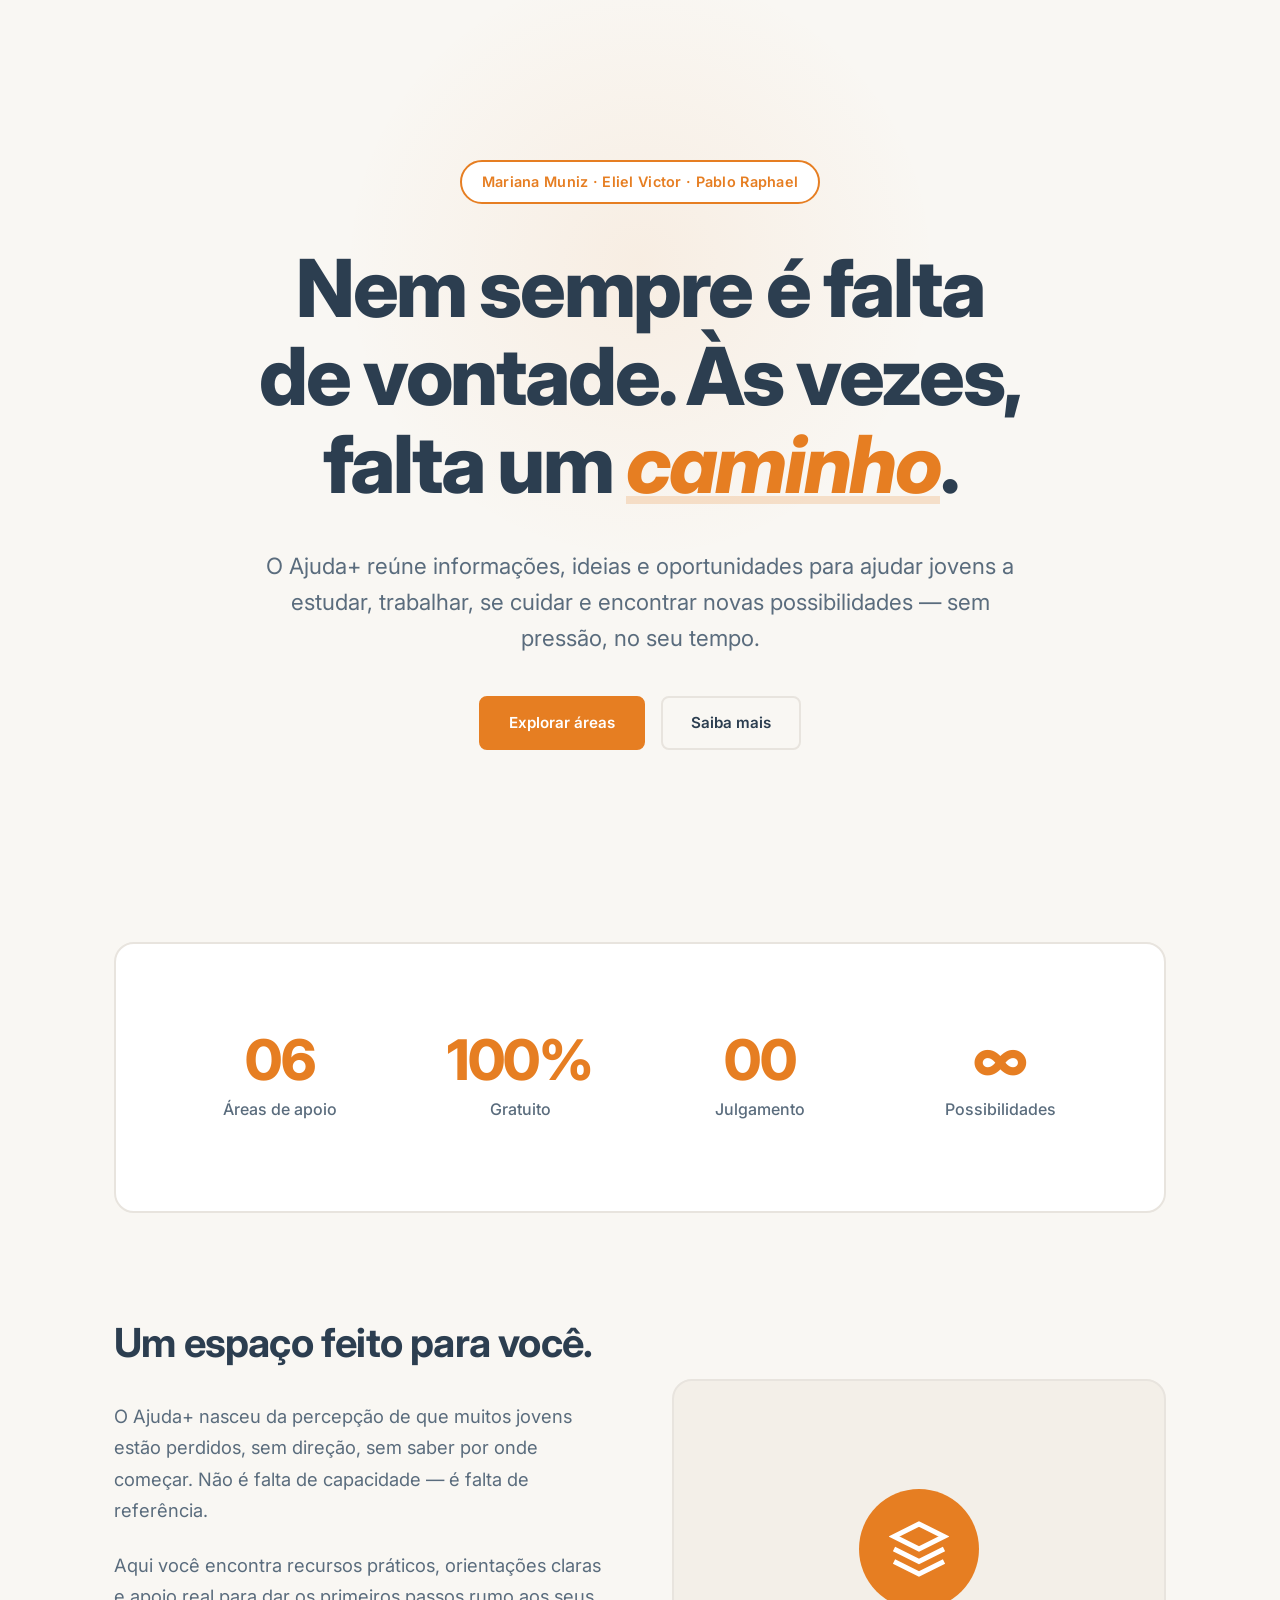
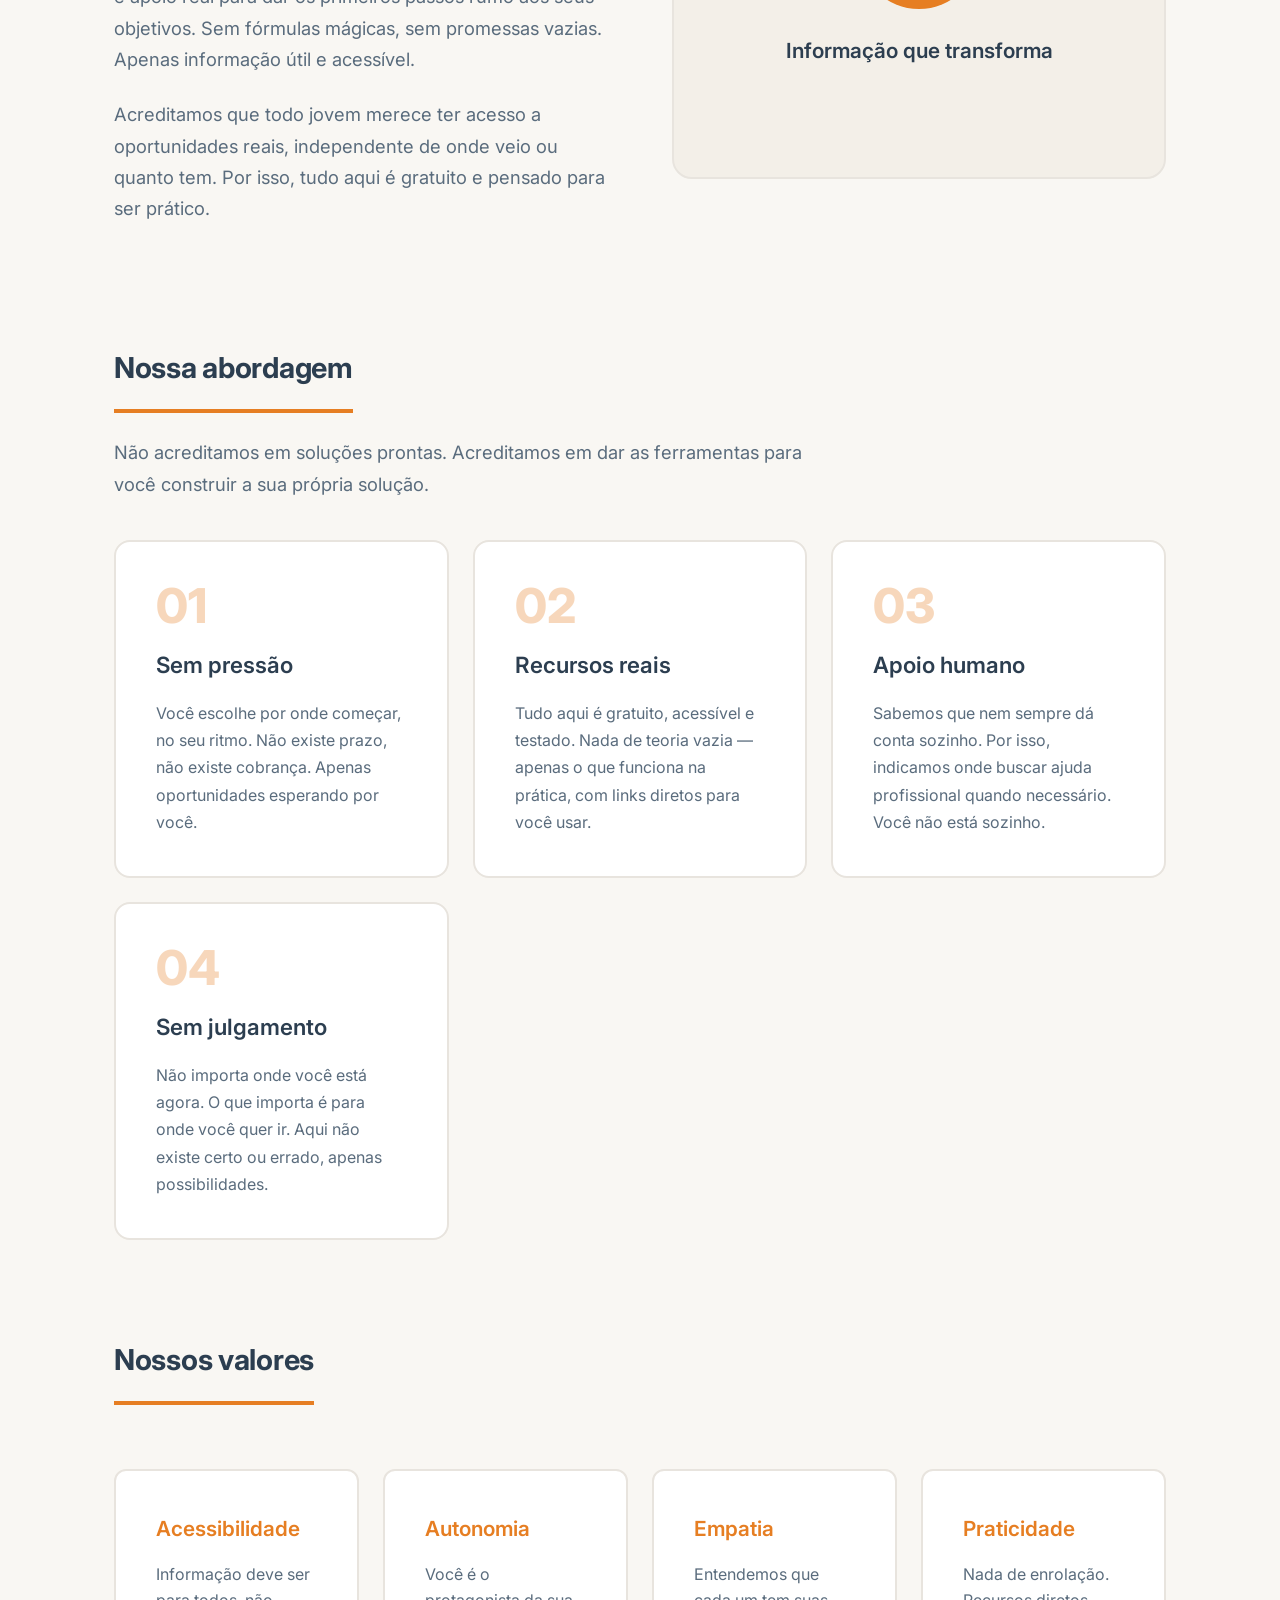
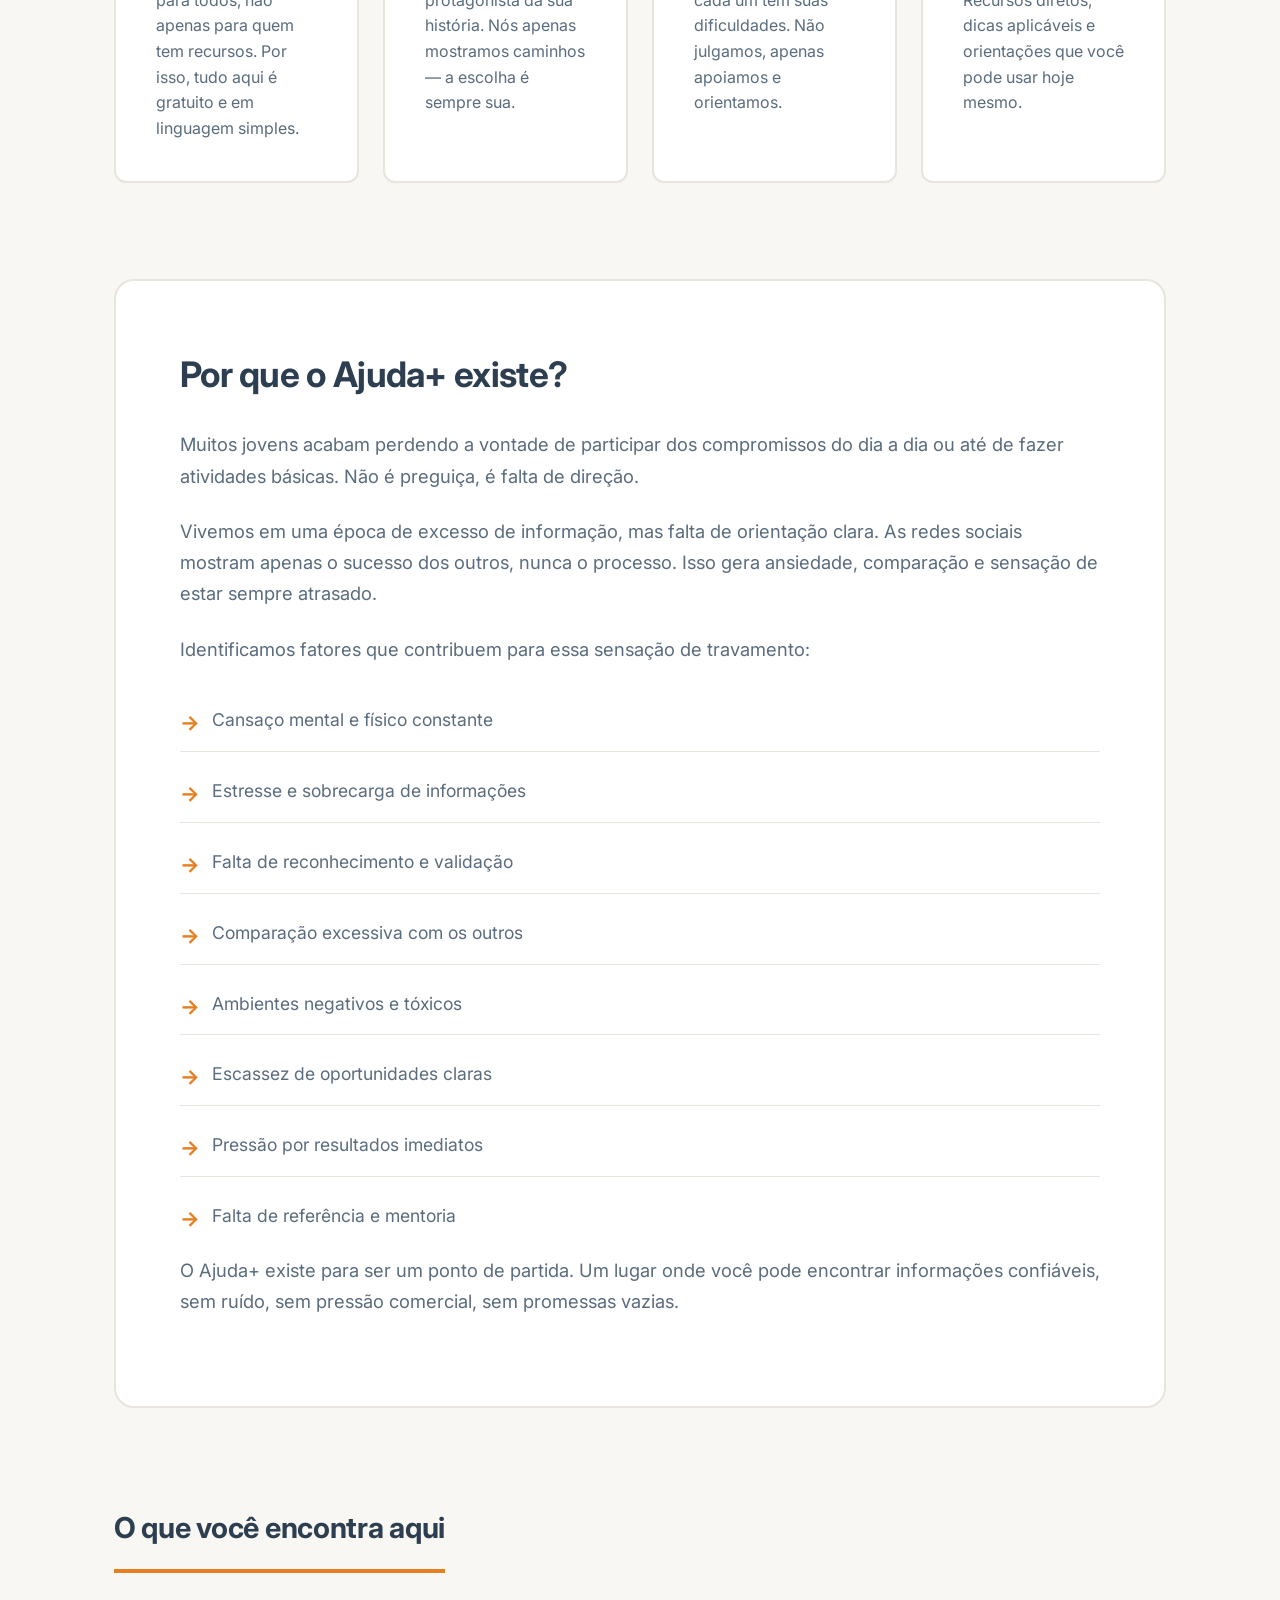
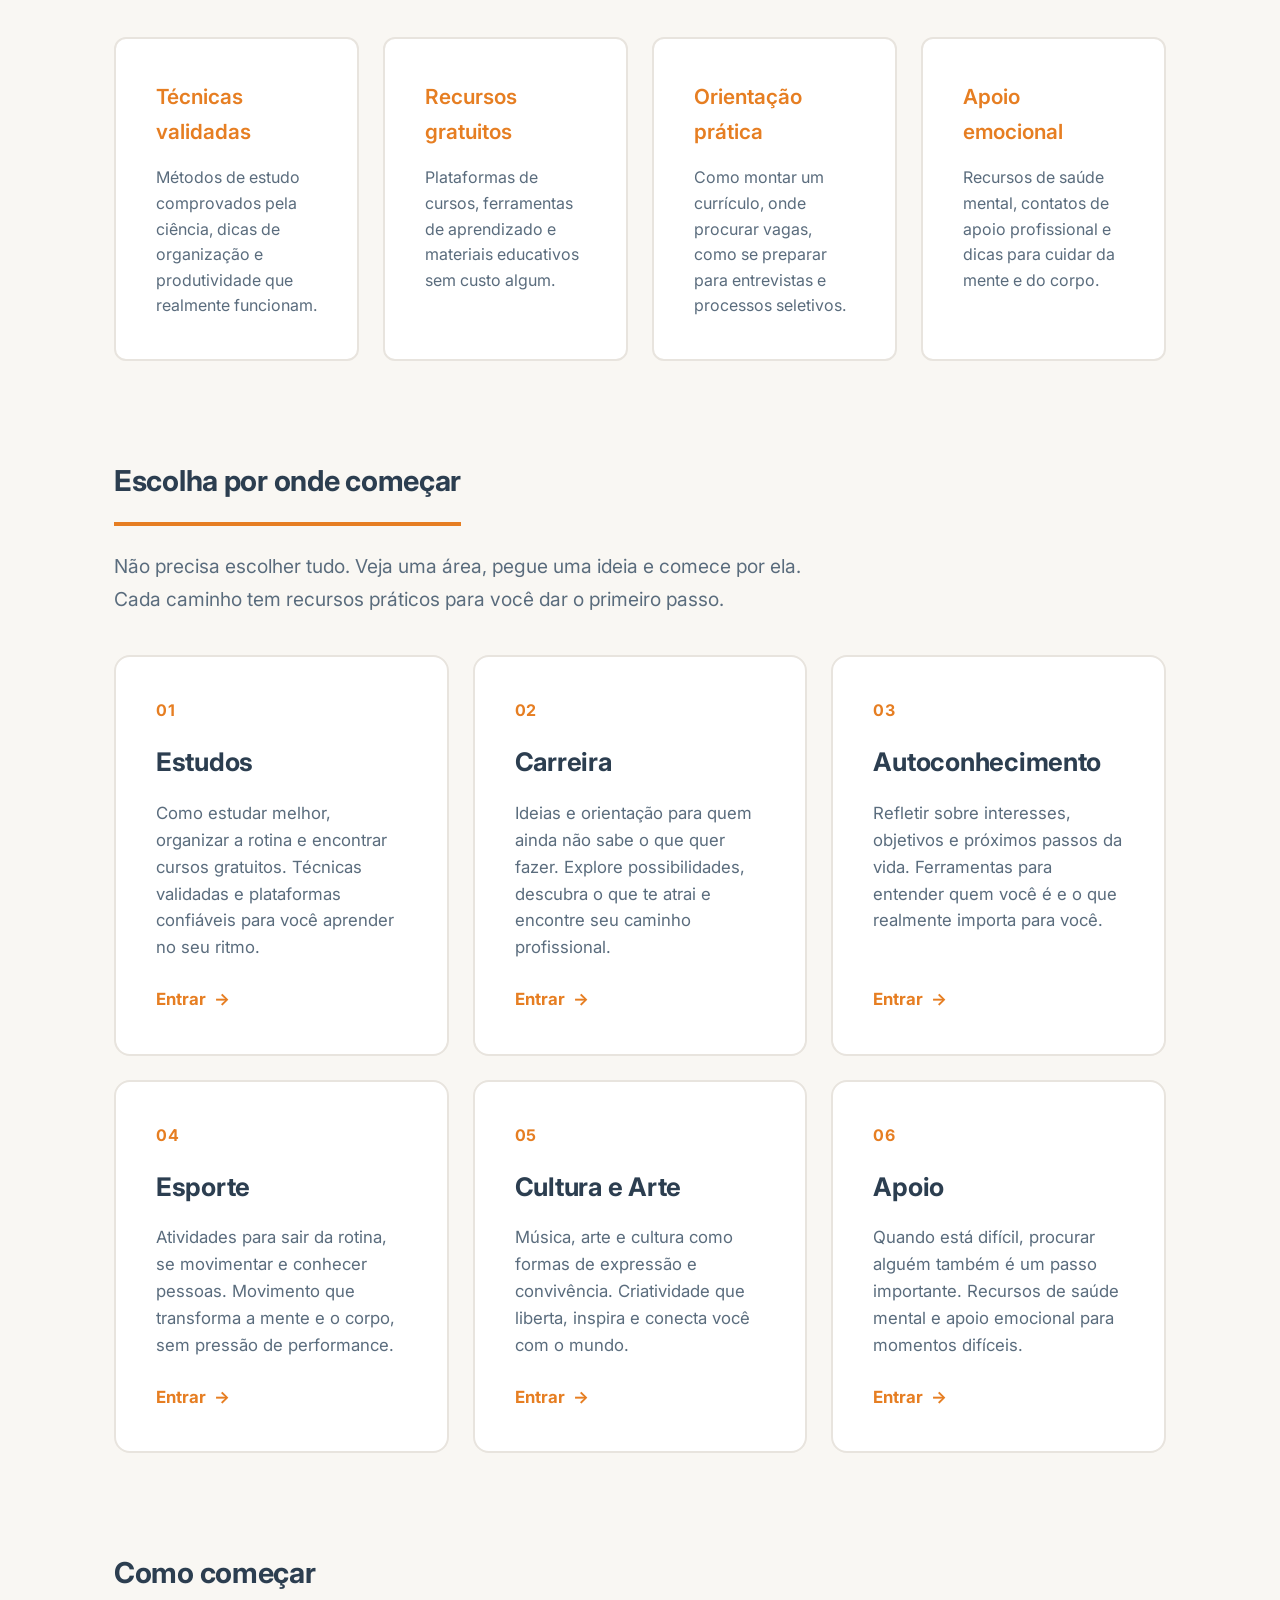
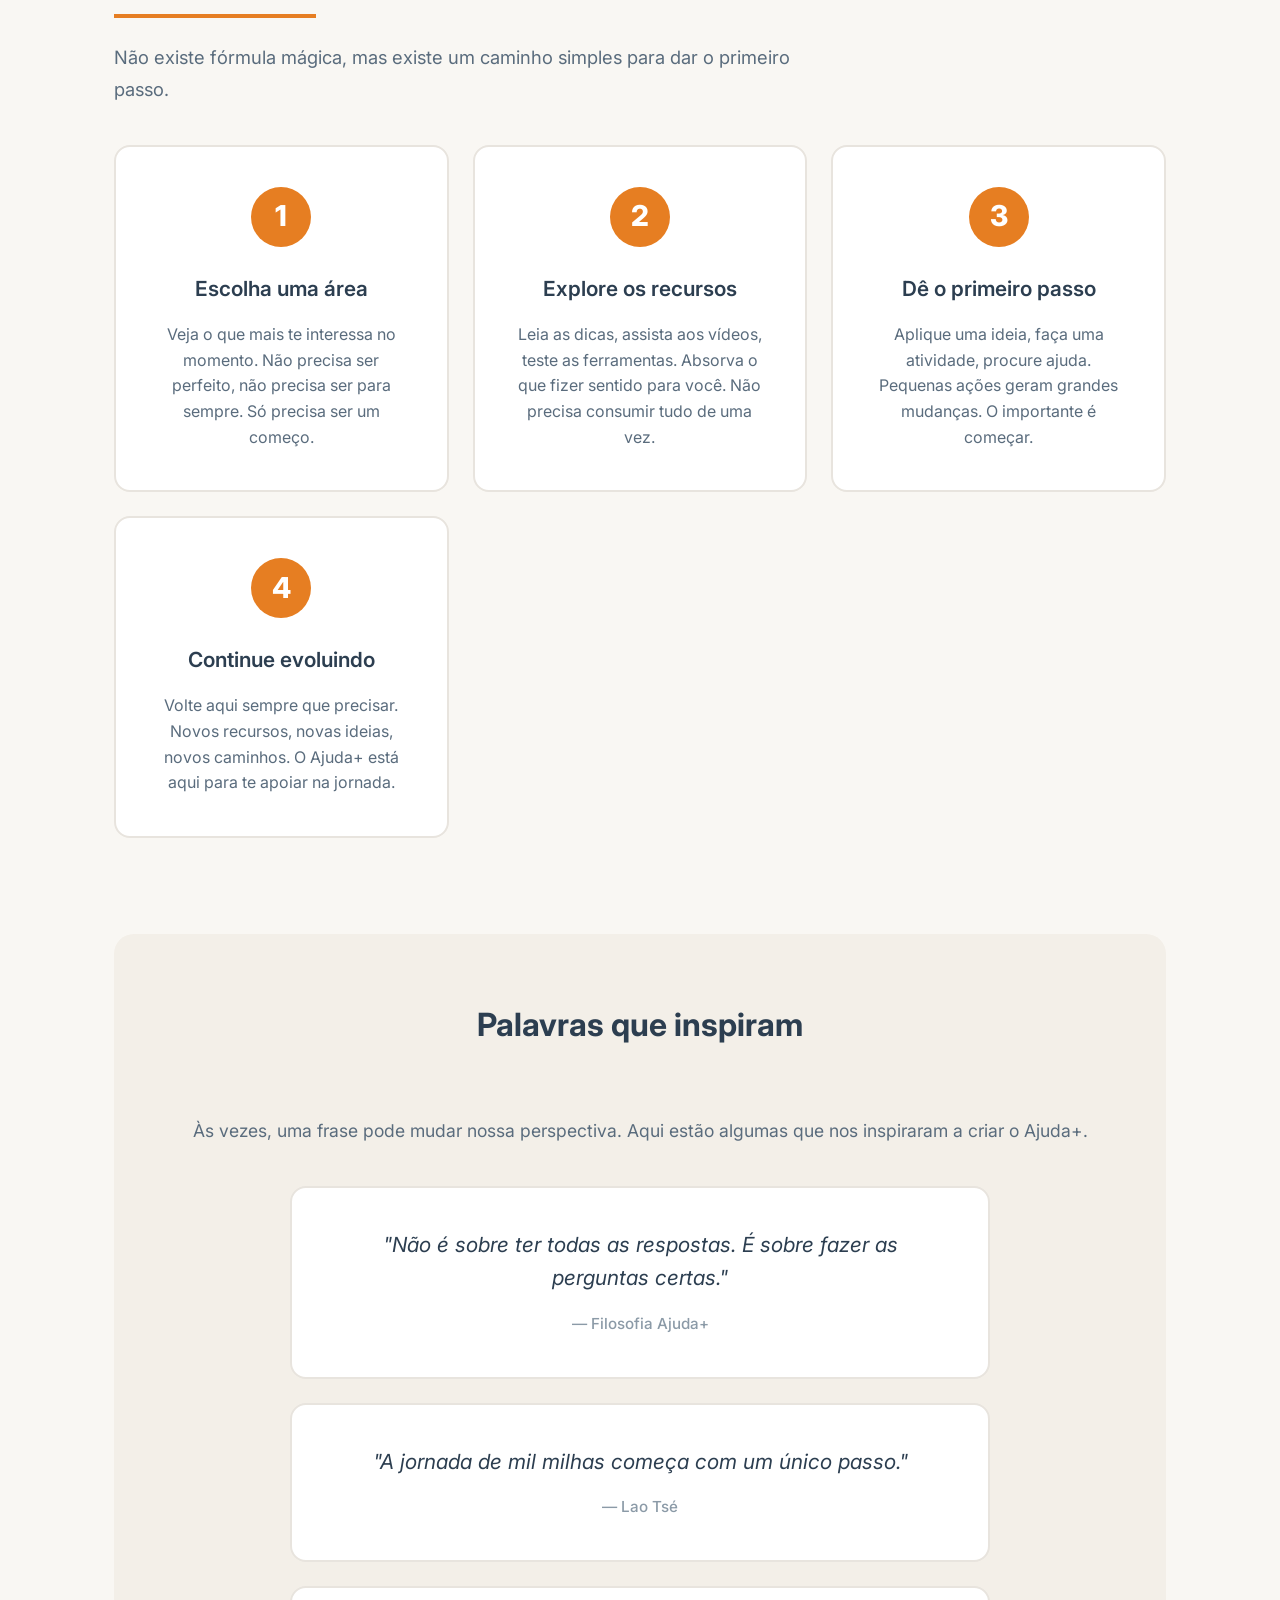
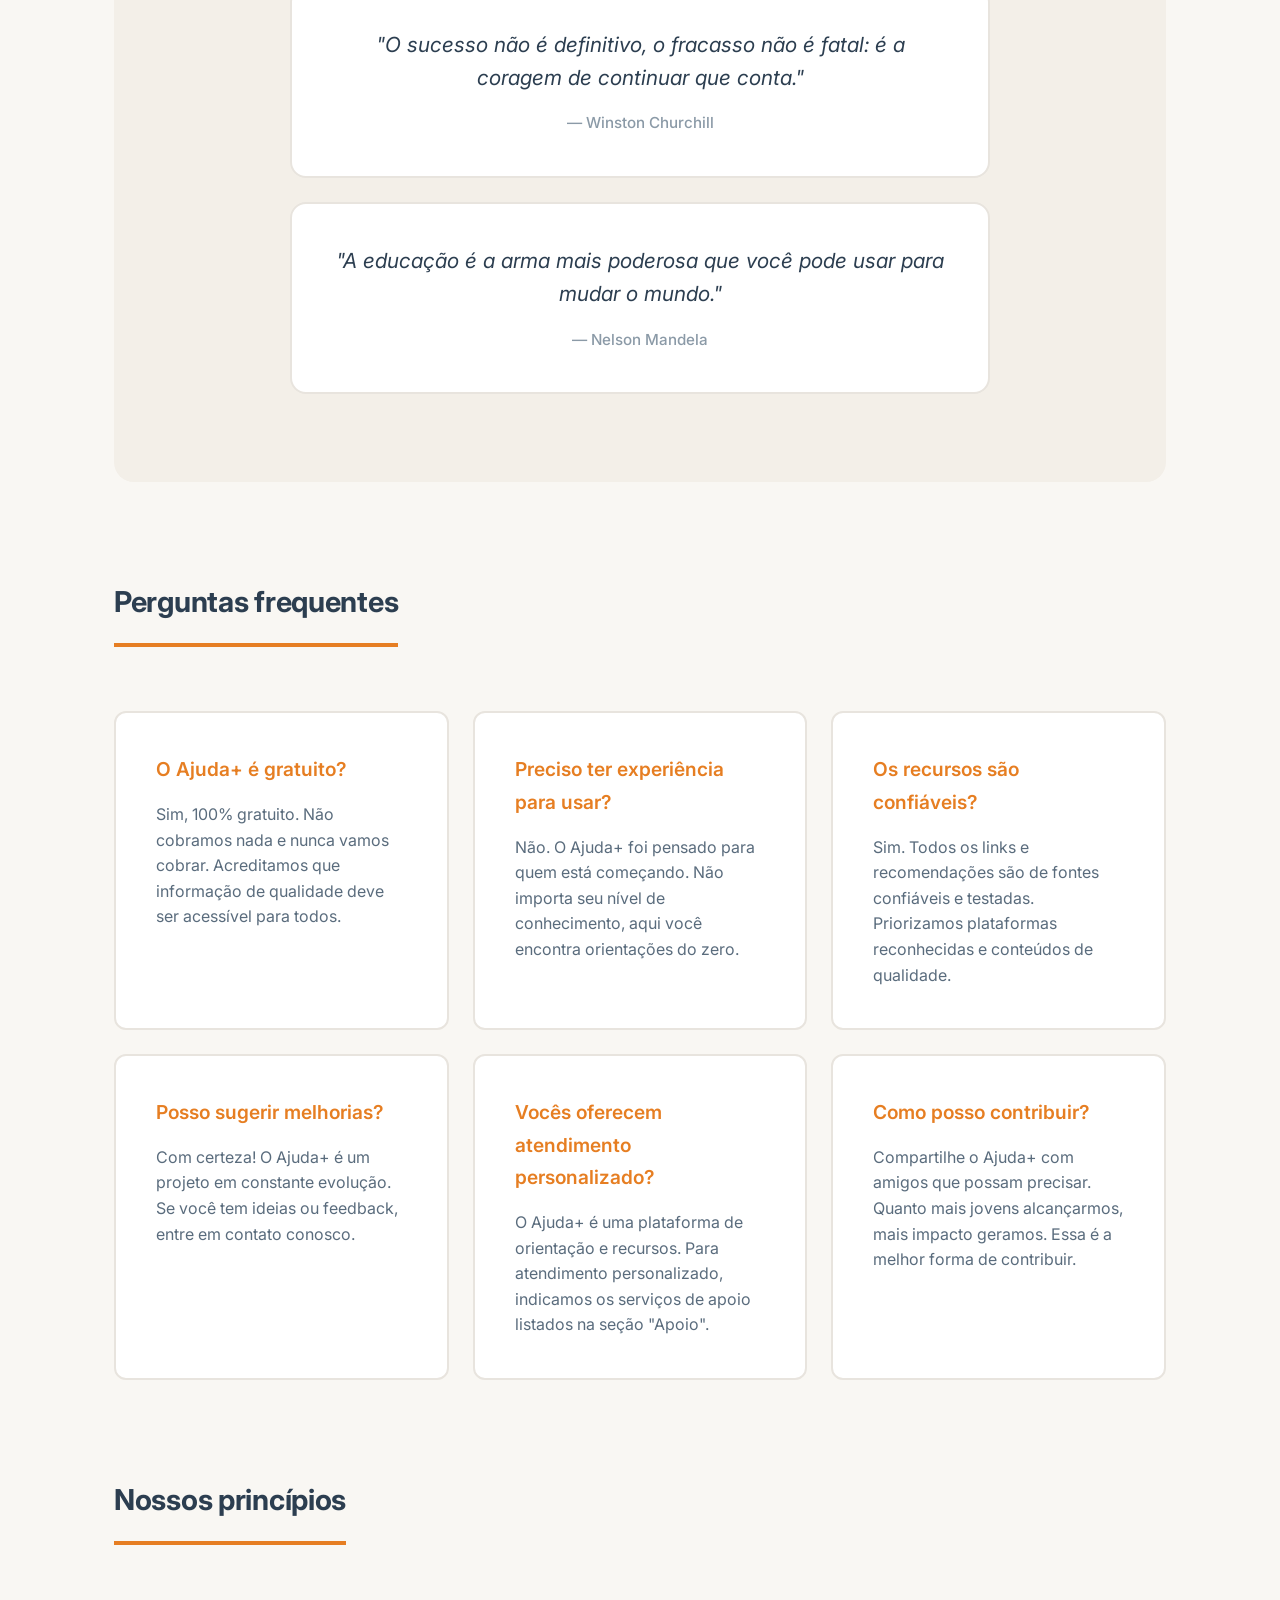
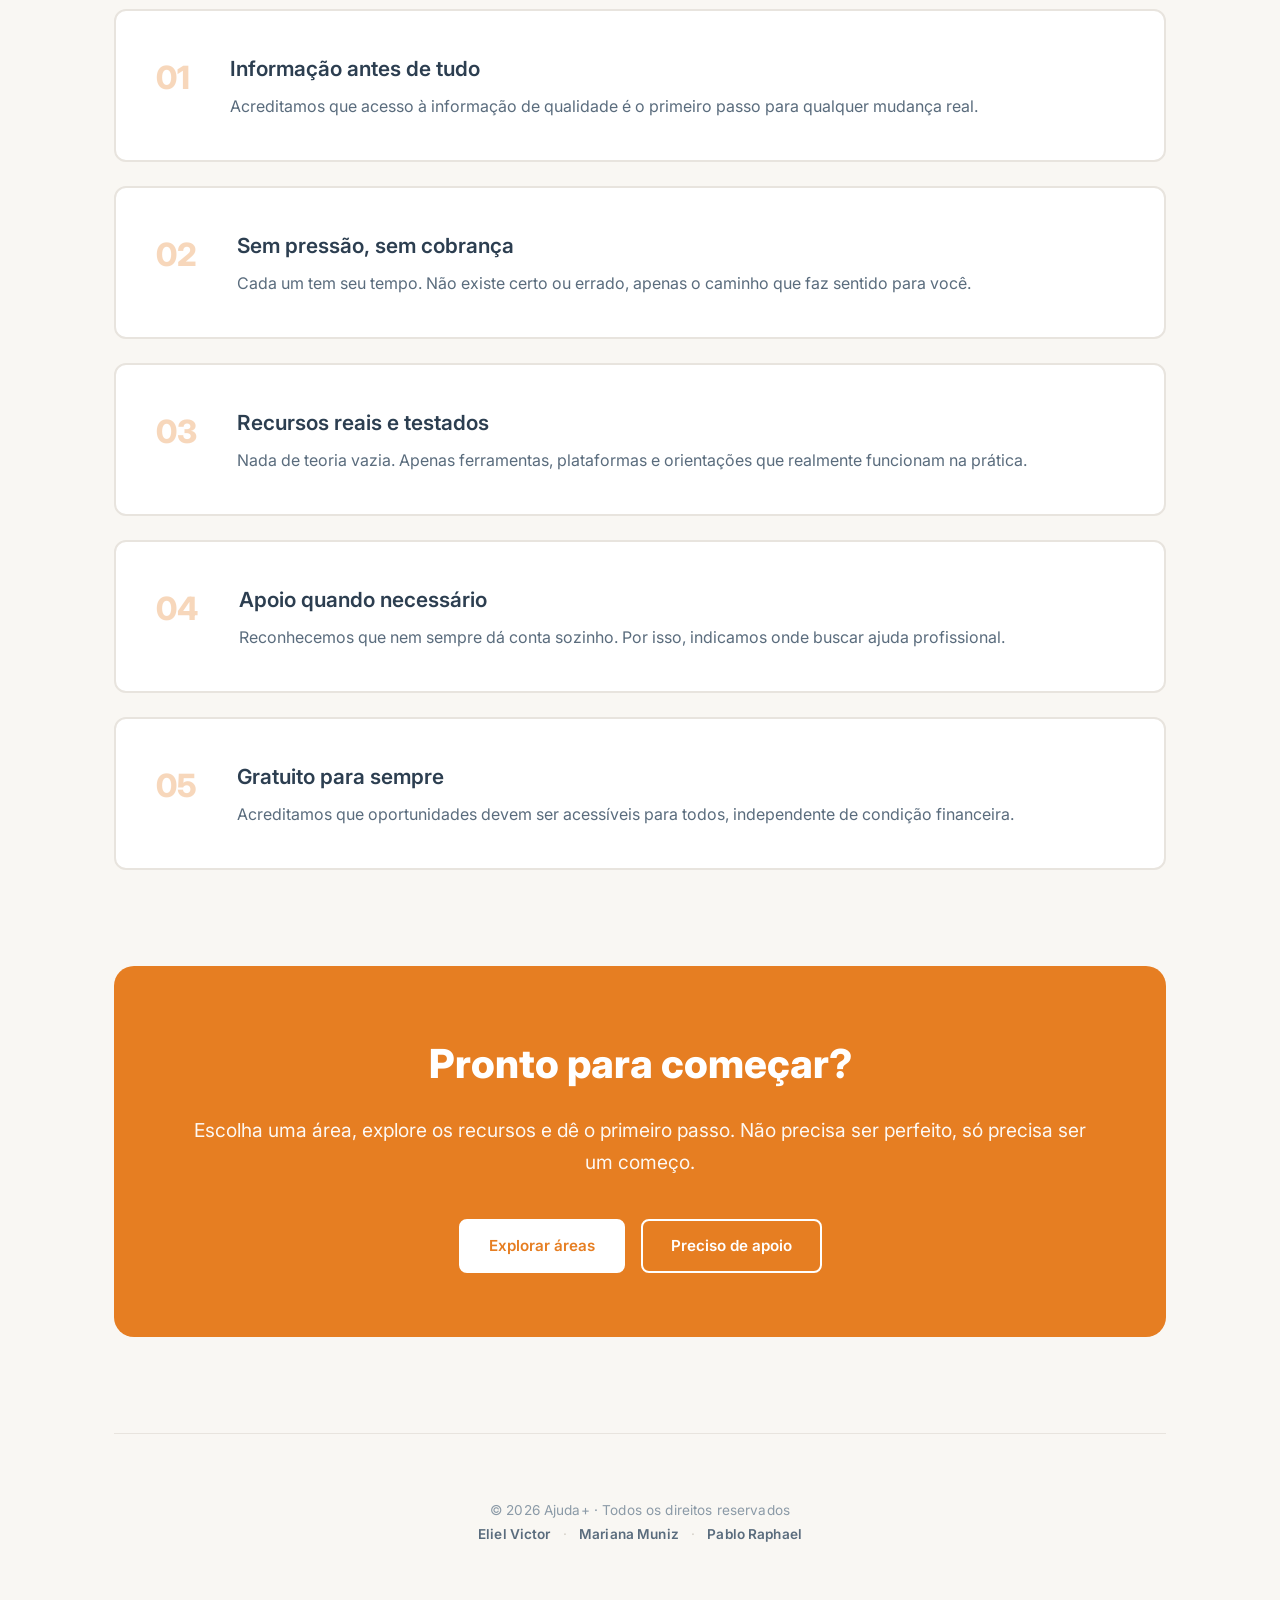
<file: index.html>
<!DOCTYPE html>
<html lang="pt-BR">
<head>
    <meta charset="UTF-8">
    <meta name="viewport" content="width=device-width, initial-scale=1.0">
    <meta name="description" content="Ajuda+ — Um espaço para jovens encontrarem caminhos, oportunidades e apoio.">
    <meta name="keywords" content="jovens, educação, carreira, autoconhecimento, oportunidades, apoio">
    <title>Ajuda+ — Nem sempre é falta de vontade.</title>
    <link rel="stylesheet" href="style.css">
</head>
<body>
    <div class="container">

        <!-- HERO PRINCIPAL -->
        <section class="home-hero">
            <div class="hero-badge">Mariana Muniz · Eliel Victor · Pablo Raphael</div>
            <h1>Nem sempre é falta<br>de vontade. Às vezes,<br>falta um <span class="highlight">caminho</span>.</h1>
            <p class="tagline">O Ajuda+ reúne informações, ideias e oportunidades para ajudar jovens a estudar, trabalhar, se cuidar e encontrar novas possibilidades — sem pressão, no seu tempo.</p>
            <div class="hero-cta">
                <a href="#categorias" class="btn-primary">Explorar áreas</a>
                <a href="#porque" class="btn-secondary">Saiba mais</a>
            </div>
        </section>

        <!-- STATS -->
        <section class="stats-section">
            <div class="stats-grid">
                <div class="stat-item">
                    <div class="stat-number">06</div>
                    <div class="stat-label">Áreas de apoio</div>
                </div>
                <div class="stat-item">
                    <div class="stat-number">100%</div>
                    <div class="stat-label">Gratuito</div>
                </div>
                <div class="stat-item">
                    <div class="stat-number">00</div>
                    <div class="stat-label">Julgamento</div>
                </div>
                <div class="stat-item">
                    <div class="stat-number">∞</div>
                    <div class="stat-label">Possibilidades</div>
                </div>
            </div>
        </section>

        <!-- INTRODUÇÃO -->
        <section class="intro-section">
            <div class="intro-grid">
                <div class="intro-content">
                    <h2>Um espaço feito para você.</h2>
                    <p>O Ajuda+ nasceu da percepção de que muitos jovens estão perdidos, sem direção, sem saber por onde começar. Não é falta de capacidade — é falta de referência.</p>
                    <p>Aqui você encontra recursos práticos, orientações claras e apoio real para dar os primeiros passos rumo aos seus objetivos. Sem fórmulas mágicas, sem promessas vazias. Apenas informação útil e acessível.</p>
                    <p>Acreditamos que todo jovem merece ter acesso a oportunidades reais, independente de onde veio ou quanto tem. Por isso, tudo aqui é gratuito e pensado para ser prático.</p>
                </div>
                <div class="intro-visual">
                    <div class="intro-visual-content">
                        <div class="intro-visual-icon">
                            <svg viewBox="0 0 24 24"><path d="M12 2L2 7l10 5 10-5-10-5z"/><path d="M2 17l10 5 10-5"/><path d="M2 12l10 5 10-5"/></svg>
                        </div>
                        <div class="intro-visual-text">Informação que transforma</div>
                    </div>
                </div>
            </div>
        </section>

        <!-- NOSSA ABORDAGEM -->
        <section class="approach-section">
            <h2 class="section-title">Nossa abordagem</h2>
            <p style="color: var(--text-secondary); font-size: 1.15rem; margin-bottom: var(--spacing-lg); max-width: 700px;">
                Não acreditamos em soluções prontas. Acreditamos em dar as ferramentas para você construir a sua própria solução.
            </p>
            <div class="approach-grid">
                <div class="approach-card">
                    <div class="approach-number">01</div>
                    <h3>Sem pressão</h3>
                    <p>Você escolhe por onde começar, no seu ritmo. Não existe prazo, não existe cobrança. Apenas oportunidades esperando por você.</p>
                </div>
                <div class="approach-card">
                    <div class="approach-number">02</div>
                    <h3>Recursos reais</h3>
                    <p>Tudo aqui é gratuito, acessível e testado. Nada de teoria vazia — apenas o que funciona na prática, com links diretos para você usar.</p>
                </div>
                <div class="approach-card">
                    <div class="approach-number">03</div>
                    <h3>Apoio humano</h3>
                    <p>Sabemos que nem sempre dá conta sozinho. Por isso, indicamos onde buscar ajuda profissional quando necessário. Você não está sozinho.</p>
                </div>
                <div class="approach-card">
                    <div class="approach-number">04</div>
                    <h3>Sem julgamento</h3>
                    <p>Não importa onde você está agora. O que importa é para onde você quer ir. Aqui não existe certo ou errado, apenas possibilidades.</p>
                </div>
            </div>
        </section>

        <!-- VALORES -->
        <section class="values-section">
            <h2 class="section-title">Nossos valores</h2>
            <div class="values-grid">
                <div class="value-item">
                    <h3>Acessibilidade</h3>
                    <p>Informação deve ser para todos, não apenas para quem tem recursos. Por isso, tudo aqui é gratuito e em linguagem simples.</p>
                </div>
                <div class="value-item">
                    <h3>Autonomia</h3>
                    <p>Você é o protagonista da sua história. Nós apenas mostramos caminhos — a escolha é sempre sua.</p>
                </div>
                <div class="value-item">
                    <h3>Empatia</h3>
                    <p>Entendemos que cada um tem suas dificuldades. Não julgamos, apenas apoiamos e orientamos.</p>
                </div>
                <div class="value-item">
                    <h3>Praticidade</h3>
                    <p>Nada de enrolação. Recursos diretos, dicas aplicáveis e orientações que você pode usar hoje mesmo.</p>
                </div>
            </div>
        </section>

        <!-- POR QUE EXISTE -->
        <section id="porque" class="why-section">
            <h2>Por que o Ajuda+ existe?</h2>
            <p>Muitos jovens acabam perdendo a vontade de participar dos compromissos do dia a dia ou até de fazer atividades básicas. Não é preguiça, é falta de direção.</p>
            <p>Vivemos em uma época de excesso de informação, mas falta de orientação clara. As redes sociais mostram apenas o sucesso dos outros, nunca o processo. Isso gera ansiedade, comparação e sensação de estar sempre atrasado.</p>
            <p>Identificamos fatores que contribuem para essa sensação de travamento:</p>
            <ul>
                <li>Cansaço mental e físico constante</li>
                <li>Estresse e sobrecarga de informações</li>
                <li>Falta de reconhecimento e validação</li>
                <li>Comparação excessiva com os outros</li>
                <li>Ambientes negativos e tóxicos</li>
                <li>Escassez de oportunidades claras</li>
                <li>Pressão por resultados imediatos</li>
                <li>Falta de referência e mentoria</li>
            </ul>
            <p>O Ajuda+ existe para ser um ponto de partida. Um lugar onde você pode encontrar informações confiáveis, sem ruído, sem pressão comercial, sem promessas vazias.</p>
        </section>

        <!-- IMPACTO -->
        <section class="impact-section">
            <h2 class="section-title">O que você encontra aqui</h2>
            <div class="impact-grid">
                <div class="impact-card">
                    <h3>Técnicas validadas</h3>
                    <p>Métodos de estudo comprovados pela ciência, dicas de organização e produtividade que realmente funcionam.</p>
                </div>
                <div class="impact-card">
                    <h3>Recursos gratuitos</h3>
                    <p>Plataformas de cursos, ferramentas de aprendizado e materiais educativos sem custo algum.</p>
                </div>
                <div class="impact-card">
                    <h3>Orientação prática</h3>
                    <p>Como montar um currículo, onde procurar vagas, como se preparar para entrevistas e processos seletivos.</p>
                </div>
                <div class="impact-card">
                    <h3>Apoio emocional</h3>
                    <p>Recursos de saúde mental, contatos de apoio profissional e dicas para cuidar da mente e do corpo.</p>
                </div>
            </div>
        </section>

        <!-- CATEGORIAS -->
        <section id="categorias" class="categories-section">
            <h2 class="section-title">Escolha por onde começar</h2>
            <p class="categories-intro">Não precisa escolher tudo. Veja uma área, pegue uma ideia e comece por ela. Cada caminho tem recursos práticos para você dar o primeiro passo.</p>
            
            <div class="categories-grid">
                <a href="estudos.html" class="category-card">
                    <span class="category-number">01</span>
                    <h3>Estudos</h3>
                    <p>Como estudar melhor, organizar a rotina e encontrar cursos gratuitos. Técnicas validadas e plataformas confiáveis para você aprender no seu ritmo.</p>
                    <span class="category-link">Entrar</span>
                </a>

                <a href="carreira.html" class="category-card">
                    <span class="category-number">02</span>
                    <h3>Carreira</h3>
                    <p>Ideias e orientação para quem ainda não sabe o que quer fazer. Explore possibilidades, descubra o que te atrai e encontre seu caminho profissional.</p>
                    <span class="category-link">Entrar</span>
                </a>

                <a href="autoconhecimento.html" class="category-card">
                    <span class="category-number">03</span>
                    <h3>Autoconhecimento</h3>
                    <p>Refletir sobre interesses, objetivos e próximos passos da vida. Ferramentas para entender quem você é e o que realmente importa para você.</p>
                    <span class="category-link">Entrar</span>
                </a>

                <a href="esporte.html" class="category-card">
                    <span class="category-number">04</span>
                    <h3>Esporte</h3>
                    <p>Atividades para sair da rotina, se movimentar e conhecer pessoas. Movimento que transforma a mente e o corpo, sem pressão de performance.</p>
                    <span class="category-link">Entrar</span>
                </a>

                <a href="cultura.html" class="category-card">
                    <span class="category-number">05</span>
                    <h3>Cultura e Arte</h3>
                    <p>Música, arte e cultura como formas de expressão e convivência. Criatividade que liberta, inspira e conecta você com o mundo.</p>
                    <span class="category-link">Entrar</span>
                </a>

                <a href="apoio.html" class="category-card">
                    <span class="category-number">06</span>
                    <h3>Apoio</h3>
                    <p>Quando está difícil, procurar alguém também é um passo importante. Recursos de saúde mental e apoio emocional para momentos difíceis.</p>
                    <span class="category-link">Entrar</span>
                </a>
            </div>
        </section>

        <!-- COMO FUNCIONA -->
        <section class="howto-section">
            <h2 class="section-title">Como começar</h2>
            <p style="color: var(--text-secondary); font-size: 1.15rem; margin-bottom: var(--spacing-lg); max-width: 700px;">
                Não existe fórmula mágica, mas existe um caminho simples para dar o primeiro passo.
            </p>
            <div class="howto-steps">
                <div class="howto-step">
                    <div class="howto-number">1</div>
                    <h3>Escolha uma área</h3>
                    <p>Veja o que mais te interessa no momento. Não precisa ser perfeito, não precisa ser para sempre. Só precisa ser um começo.</p>
                </div>
                <div class="howto-step">
                    <div class="howto-number">2</div>
                    <h3>Explore os recursos</h3>
                    <p>Leia as dicas, assista aos vídeos, teste as ferramentas. Absorva o que fizer sentido para você. Não precisa consumir tudo de uma vez.</p>
                </div>
                <div class="howto-step">
                    <div class="howto-number">3</div>
                    <h3>Dê o primeiro passo</h3>
                    <p>Aplique uma ideia, faça uma atividade, procure ajuda. Pequenas ações geram grandes mudanças. O importante é começar.</p>
                </div>
                <div class="howto-step">
                    <div class="howto-number">4</div>
                    <h3>Continue evoluindo</h3>
                    <p>Volte aqui sempre que precisar. Novos recursos, novas ideias, novos caminhos. O Ajuda+ está aqui para te apoiar na jornada.</p>
                </div>
            </div>
        </section>

        <!-- CITAÇÕES -->
        <section class="quotes-section">
            <h2>Palavras que inspiram</h2>
            <p style="color: var(--text-secondary); font-size: 1.1rem; margin-bottom: var(--spacing-lg);">
                Às vezes, uma frase pode mudar nossa perspectiva. Aqui estão algumas que nos inspiraram a criar o Ajuda+.
            </p>
            <div class="quote-card">
                <p class="quote-text">"Não é sobre ter todas as respostas. É sobre fazer as perguntas certas."</p>
                <p class="quote-author">— Filosofia Ajuda+</p>
            </div>
            <div class="quote-card">
                <p class="quote-text">"A jornada de mil milhas começa com um único passo."</p>
                <p class="quote-author">— Lao Tsé</p>
            </div>
            <div class="quote-card">
                <p class="quote-text">"O sucesso não é definitivo, o fracasso não é fatal: é a coragem de continuar que conta."</p>
                <p class="quote-author">— Winston Churchill</p>
            </div>
            <div class="quote-card">
                <p class="quote-text">"A educação é a arma mais poderosa que você pode usar para mudar o mundo."</p>
                <p class="quote-author">— Nelson Mandela</p>
            </div>
        </section>

        <!-- FAQ -->
        <section class="faq-section">
            <h2 class="section-title">Perguntas frequentes</h2>
            <div class="faq-grid">
                <div class="faq-item">
                    <h3>O Ajuda+ é gratuito?</h3>
                    <p>Sim, 100% gratuito. Não cobramos nada e nunca vamos cobrar. Acreditamos que informação de qualidade deve ser acessível para todos.</p>
                </div>
                <div class="faq-item">
                    <h3>Preciso ter experiência para usar?</h3>
                    <p>Não. O Ajuda+ foi pensado para quem está começando. Não importa seu nível de conhecimento, aqui você encontra orientações do zero.</p>
                </div>
                <div class="faq-item">
                    <h3>Os recursos são confiáveis?</h3>
                    <p>Sim. Todos os links e recomendações são de fontes confiáveis e testadas. Priorizamos plataformas reconhecidas e conteúdos de qualidade.</p>
                </div>
                <div class="faq-item">
                    <h3>Posso sugerir melhorias?</h3>
                    <p>Com certeza! O Ajuda+ é um projeto em constante evolução. Se você tem ideias ou feedback, entre em contato conosco.</p>
                </div>
                <div class="faq-item">
                    <h3>Vocês oferecem atendimento personalizado?</h3>
                    <p>O Ajuda+ é uma plataforma de orientação e recursos. Para atendimento personalizado, indicamos os serviços de apoio listados na seção "Apoio".</p>
                </div>
                <div class="faq-item">
                    <h3>Como posso contribuir?</h3>
                    <p>Compartilhe o Ajuda+ com amigos que possam precisar. Quanto mais jovens alcançarmos, mais impacto geramos. Essa é a melhor forma de contribuir.</p>
                </div>
            </div>
        </section>

        <!-- PRINCÍPIOS -->
        <section class="principles-section">
            <h2 class="section-title">Nossos princípios</h2>
            <div class="principles-list">
                <div class="principle-item">
                    <span class="principle-number">01</span>
                    <div class="principle-content">
                        <h3>Informação antes de tudo</h3>
                        <p>Acreditamos que acesso à informação de qualidade é o primeiro passo para qualquer mudança real.</p>
                    </div>
                </div>
                <div class="principle-item">
                    <span class="principle-number">02</span>
                    <div class="principle-content">
                        <h3>Sem pressão, sem cobrança</h3>
                        <p>Cada um tem seu tempo. Não existe certo ou errado, apenas o caminho que faz sentido para você.</p>
                    </div>
                </div>
                <div class="principle-item">
                    <span class="principle-number">03</span>
                    <div class="principle-content">
                        <h3>Recursos reais e testados</h3>
                        <p>Nada de teoria vazia. Apenas ferramentas, plataformas e orientações que realmente funcionam na prática.</p>
                    </div>
                </div>
                <div class="principle-item">
                    <span class="principle-number">04</span>
                    <div class="principle-content">
                        <h3>Apoio quando necessário</h3>
                        <p>Reconhecemos que nem sempre dá conta sozinho. Por isso, indicamos onde buscar ajuda profissional.</p>
                    </div>
                </div>
                <div class="principle-item">
                    <span class="principle-number">05</span>
                    <div class="principle-content">
                        <h3>Gratuito para sempre</h3>
                        <p>Acreditamos que oportunidades devem ser acessíveis para todos, independente de condição financeira.</p>
                    </div>
                </div>
            </div>
        </section>

        <!-- CTA FINAL -->
        <section class="final-cta">
            <h2>Pronto para começar?</h2>
            <p>Escolha uma área, explore os recursos e dê o primeiro passo. Não precisa ser perfeito, só precisa ser um começo.</p>
            <div class="cta-buttons">
                <a href="#categorias" class="btn-primary">Explorar áreas</a>
                <a href="apoio.html" class="btn-secondary">Preciso de apoio</a>
            </div>
        </section>

        <!-- FOOTER MINIMALISTA -->
        <footer class="site-footer">
            <p class="footer-line">
                &copy; 2026 Ajuda+ · Todos os direitos reservados
            </p>
            <p class="footer-line">
                <span class="footer-names">Eliel Victor</span>
                <span class="footer-separator">·</span>
                <span class="footer-names">Mariana Muniz</span>
                <span class="footer-separator">·</span>
                <span class="footer-names">Pablo Raphael</span>
            </p>
        </footer>

    </div>
</body>
</html>
</file>
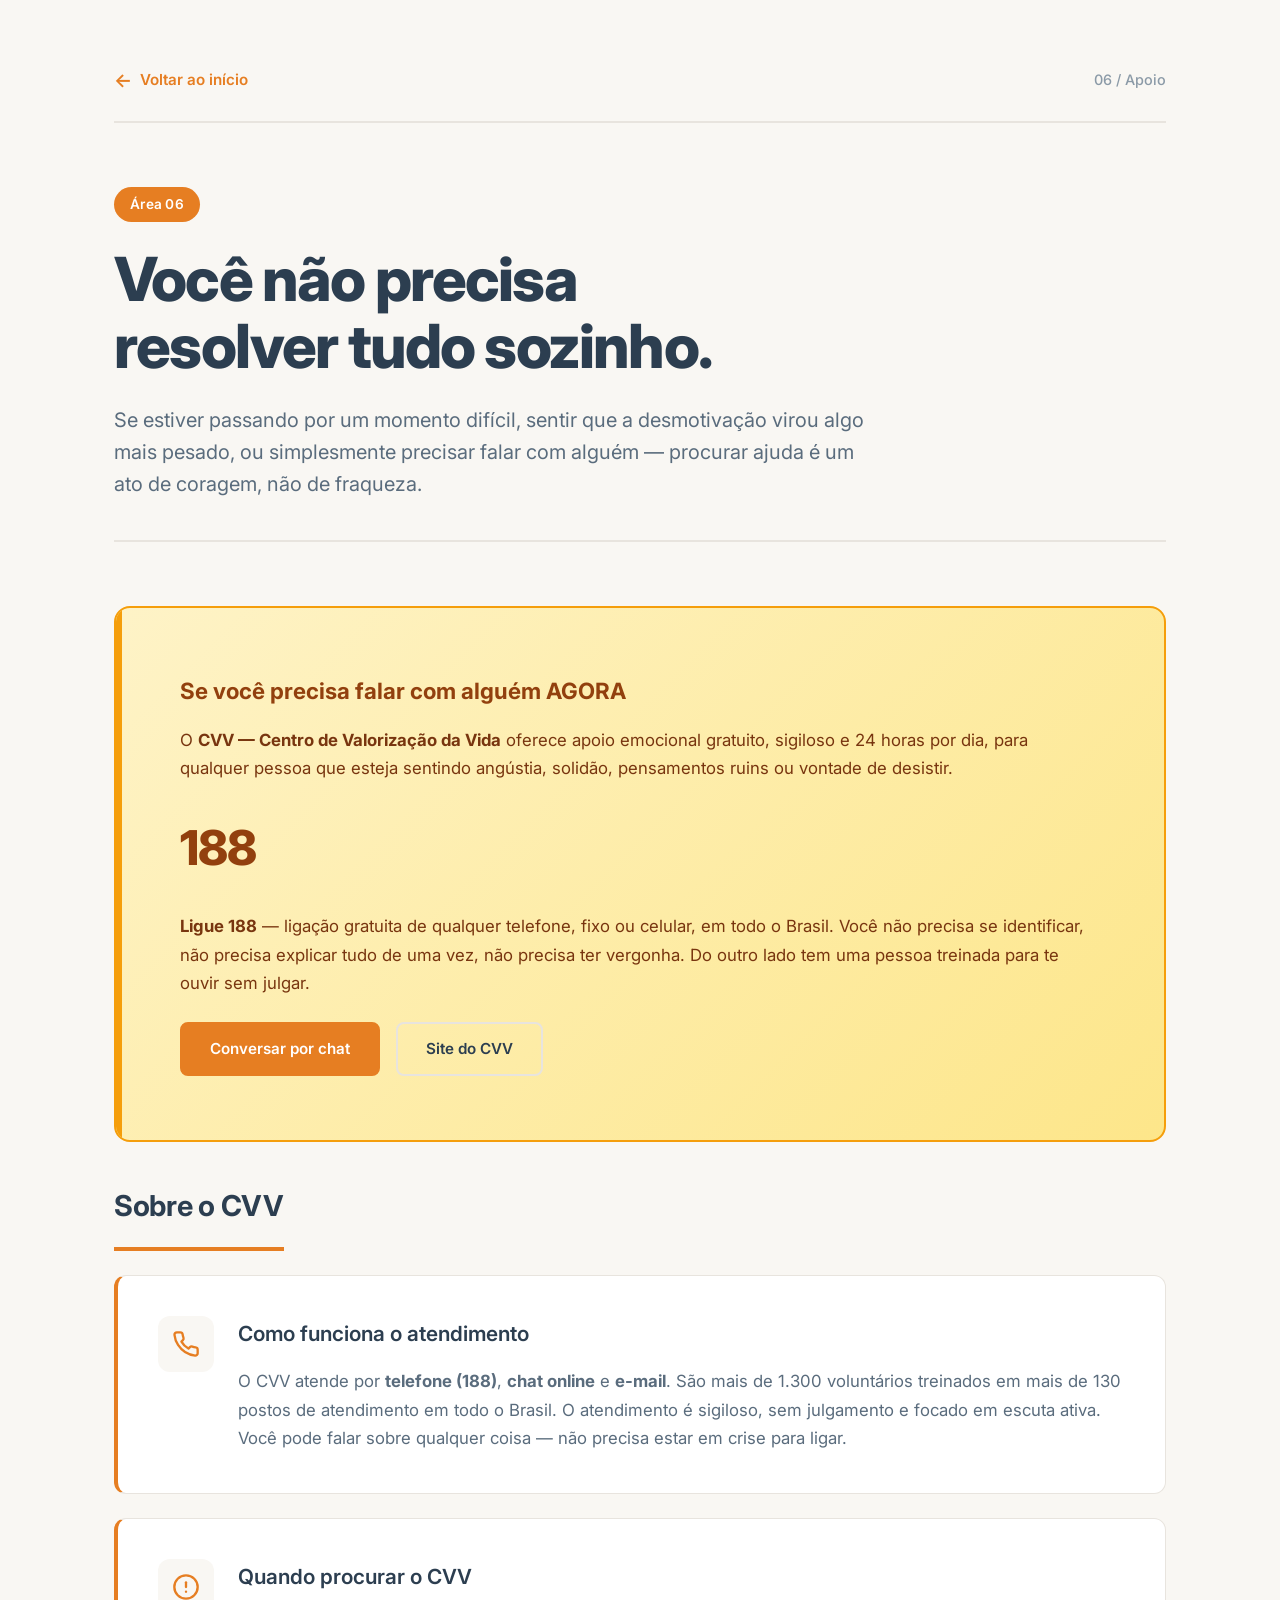
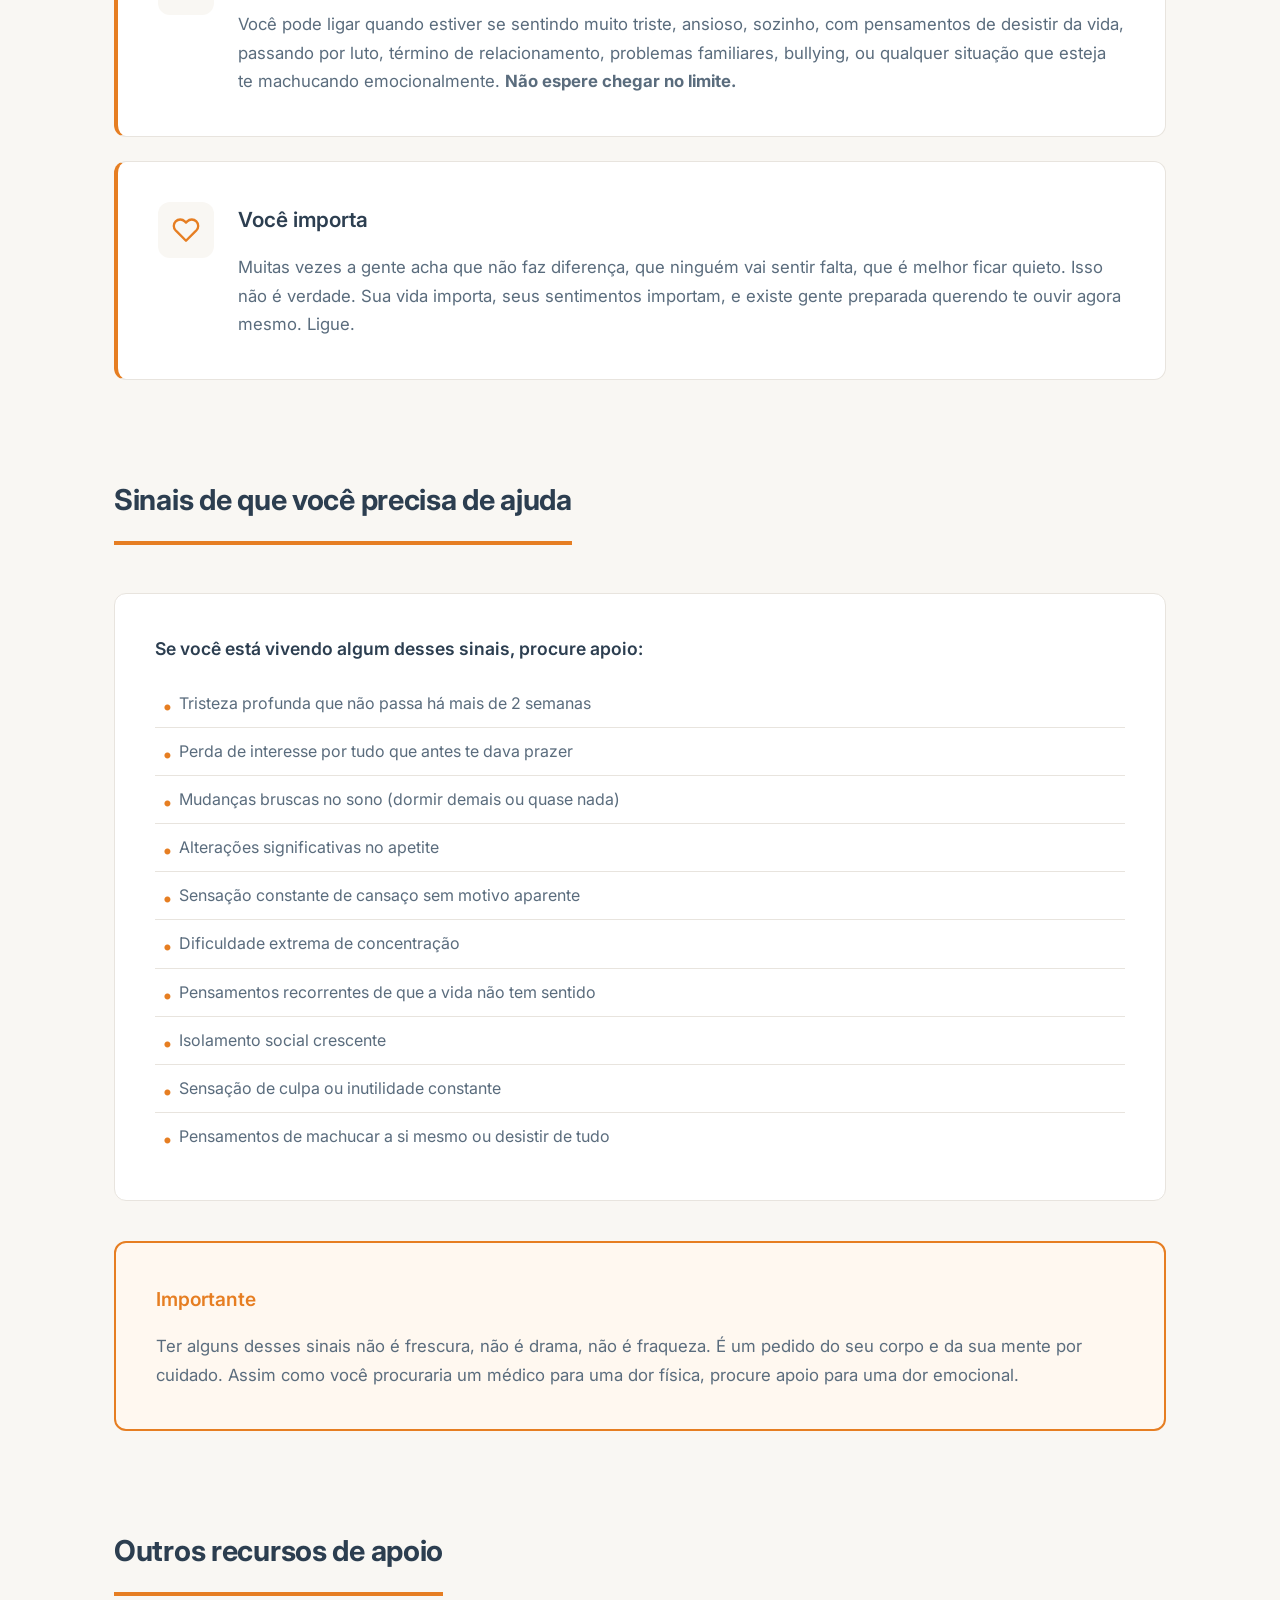
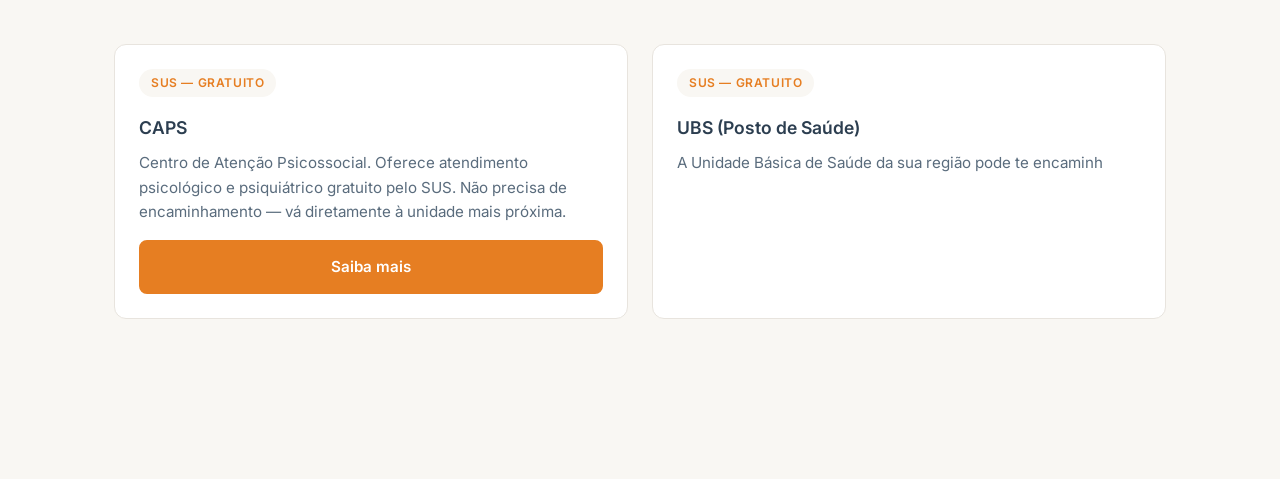
<file: apoio.html>
<!DOCTYPE html>
<html lang="pt-BR">
<head>
    <meta charset="UTF-8">
    <meta name="viewport" content="width=device-width, initial-scale=1.0">
    <meta name="description" content="Recursos de apoio emocional, saúde mental e ajuda profissional gratuita">
    <title>Apoio | Revya+</title>
    <link rel="stylesheet" href="style.css">
</head>
<body>
    <div class="container">
        <nav class="nav-header">
            <a href="index.html" class="back-link">Voltar ao início</a>
            <span class="page-indicator">06 / Apoio</span>
        </nav>

        <section class="subpage-hero">
            <span class="hero-tag">Área 06</span>
            <h1>Você não precisa<br>resolver tudo sozinho.</h1>
            <p class="subtitle">Se estiver passando por um momento difícil, sentir que a desmotivação virou algo mais pesado, ou simplesmente precisar falar com alguém — procurar ajuda é um ato de coragem, não de fraqueza.</p>
        </section>

        <!-- CVV EM DESTAQUE -->
        <section class="callout-urgent">
            <h3>Se você precisa falar com alguém AGORA</h3>
            <p>O <strong>CVV — Centro de Valorização da Vida</strong> oferece apoio emocional gratuito, sigiloso e 24 horas por dia, para qualquer pessoa que esteja sentindo angústia, solidão, pensamentos ruins ou vontade de desistir.</p>
            <div class="phone-number">188</div>
            <p><strong>Ligue 188</strong> — ligação gratuita de qualquer telefone, fixo ou celular, em todo o Brasil. Você não precisa se identificar, não precisa explicar tudo de uma vez, não precisa ter vergonha. Do outro lado tem uma pessoa treinada para te ouvir sem julgar.</p>
            <div style="margin-top: var(--spacing-md); display: flex; gap: var(--spacing-sm); flex-wrap: wrap;">
                <a href="https://www.cvv.org.br/chat" target="_blank" class="btn-primary">Conversar por chat</a>
                <a href="https://www.cvv.org.br/" target="_blank" class="btn-secondary">Site do CVV</a>
            </div>
        </section>

        <section class="section">
            <h2 class="section-title">Sobre o CVV</h2>
            
            <div class="content-card">
                <div class="card-icon">
                    <svg viewBox="0 0 24 24"><path d="M22 16.92v3a2 2 0 0 1-2.18 2 19.79 19.79 0 0 1-8.63-3.07 19.5 19.5 0 0 1-6-6 19.79 19.79 0 0 1-3.07-8.67A2 2 0 0 1 4.11 2h3a2 2 0 0 1 2 1.72 12.84 12.84 0 0 0 .7 2.81 2 2 0 0 1-.45 2.11L8.09 9.91a16 16 0 0 0 6 6l1.27-1.27a2 2 0 0 1 2.11-.45 12.84 12.84 0 0 0 2.81.7A2 2 0 0 1 22 16.92z"/></svg>
                </div>
                <div class="card-content">
                    <h3>Como funciona o atendimento</h3>
                    <p>O CVV atende por <strong>telefone (188)</strong>, <strong>chat online</strong> e <strong>e-mail</strong>. São mais de 1.300 voluntários treinados em mais de 130 postos de atendimento em todo o Brasil. O atendimento é sigiloso, sem julgamento e focado em escuta ativa. Você pode falar sobre qualquer coisa — não precisa estar em crise para ligar.</p>
                </div>
            </div>

            <div class="content-card">
                <div class="card-icon">
                    <svg viewBox="0 0 24 24"><circle cx="12" cy="12" r="10"/><line x1="12" y1="8" x2="12" y2="12"/><line x1="12" y1="16" x2="12.01" y2="16"/></svg>
                </div>
                <div class="card-content">
                    <h3>Quando procurar o CVV</h3>
                    <p>Você pode ligar quando estiver se sentindo muito triste, ansioso, sozinho, com pensamentos de desistir da vida, passando por luto, término de relacionamento, problemas familiares, bullying, ou qualquer situação que esteja te machucando emocionalmente. <strong>Não espere chegar no limite.</strong></p>
                </div>
            </div>

            <div class="content-card">
                <div class="card-icon">
                    <svg viewBox="0 0 24 24"><path d="M20.84 4.61a5.5 5.5 0 0 0-7.78 0L12 5.67l-1.06-1.06a5.5 5.5 0 0 0-7.78 7.78l1.06 1.06L12 21.23l7.78-7.78 1.06-1.06a5.5 5.5 0 0 0 0-7.78z"/></svg>
                </div>
                <div class="card-content">
                    <h3>Você importa</h3>
                    <p>Muitas vezes a gente acha que não faz diferença, que ninguém vai sentir falta, que é melhor ficar quieto. Isso não é verdade. Sua vida importa, seus sentimentos importam, e existe gente preparada querendo te ouvir agora mesmo. Ligue.</p>
                </div>
            </div>
        </section>

        <section class="section">
            <h2 class="section-title">Sinais de que você precisa de ajuda</h2>
            
            <div class="alerts-list">
                <h4>Se você está vivendo algum desses sinais, procure apoio:</h4>
                <ul>
                    <li>Tristeza profunda que não passa há mais de 2 semanas</li>
                    <li>Perda de interesse por tudo que antes te dava prazer</li>
                    <li>Mudanças bruscas no sono (dormir demais ou quase nada)</li>
                    <li>Alterações significativas no apetite</li>
                    <li>Sensação constante de cansaço sem motivo aparente</li>
                    <li>Dificuldade extrema de concentração</li>
                    <li>Pensamentos recorrentes de que a vida não tem sentido</li>
                    <li>Isolamento social crescente</li>
                    <li>Sensação de culpa ou inutilidade constante</li>
                    <li>Pensamentos de machucar a si mesmo ou desistir de tudo</li>
                </ul>
            </div>

            <div class="callout">
                <h3>Importante</h3>
                <p>Ter alguns desses sinais não é frescura, não é drama, não é fraqueza. É um pedido do seu corpo e da sua mente por cuidado. Assim como você procuraria um médico para uma dor física, procure apoio para uma dor emocional.</p>
            </div>
        </section>

        <section class="section">
            <h2 class="section-title">Outros recursos de apoio</h2>
            
            <div class="resources-expanded">
                <div class="resource-item">
                    <span class="resource-tag">SUS — Gratuito</span>
                    <h4>CAPS</h4>
                    <p>Centro de Atenção Psicossocial. Oferece atendimento psicológico e psiquiátrico gratuito pelo SUS. Não precisa de encaminhamento — vá diretamente à unidade mais próxima.</p>
                    <a href="https://www.gov.br/saude/pt-br/assuntos/saude-de-a-a-z/s/saude-mental/caps" target="_blank" class="btn-primary">Saiba mais</a>
                </div>

                <div class="resource-item">
                    <span class="resource-tag">SUS — Gratuito</span>
                    <h4>UBS (Posto de Saúde)</h4>
                    <p>A Unidade Básica de Saúde da sua região pode te encaminh
</file>
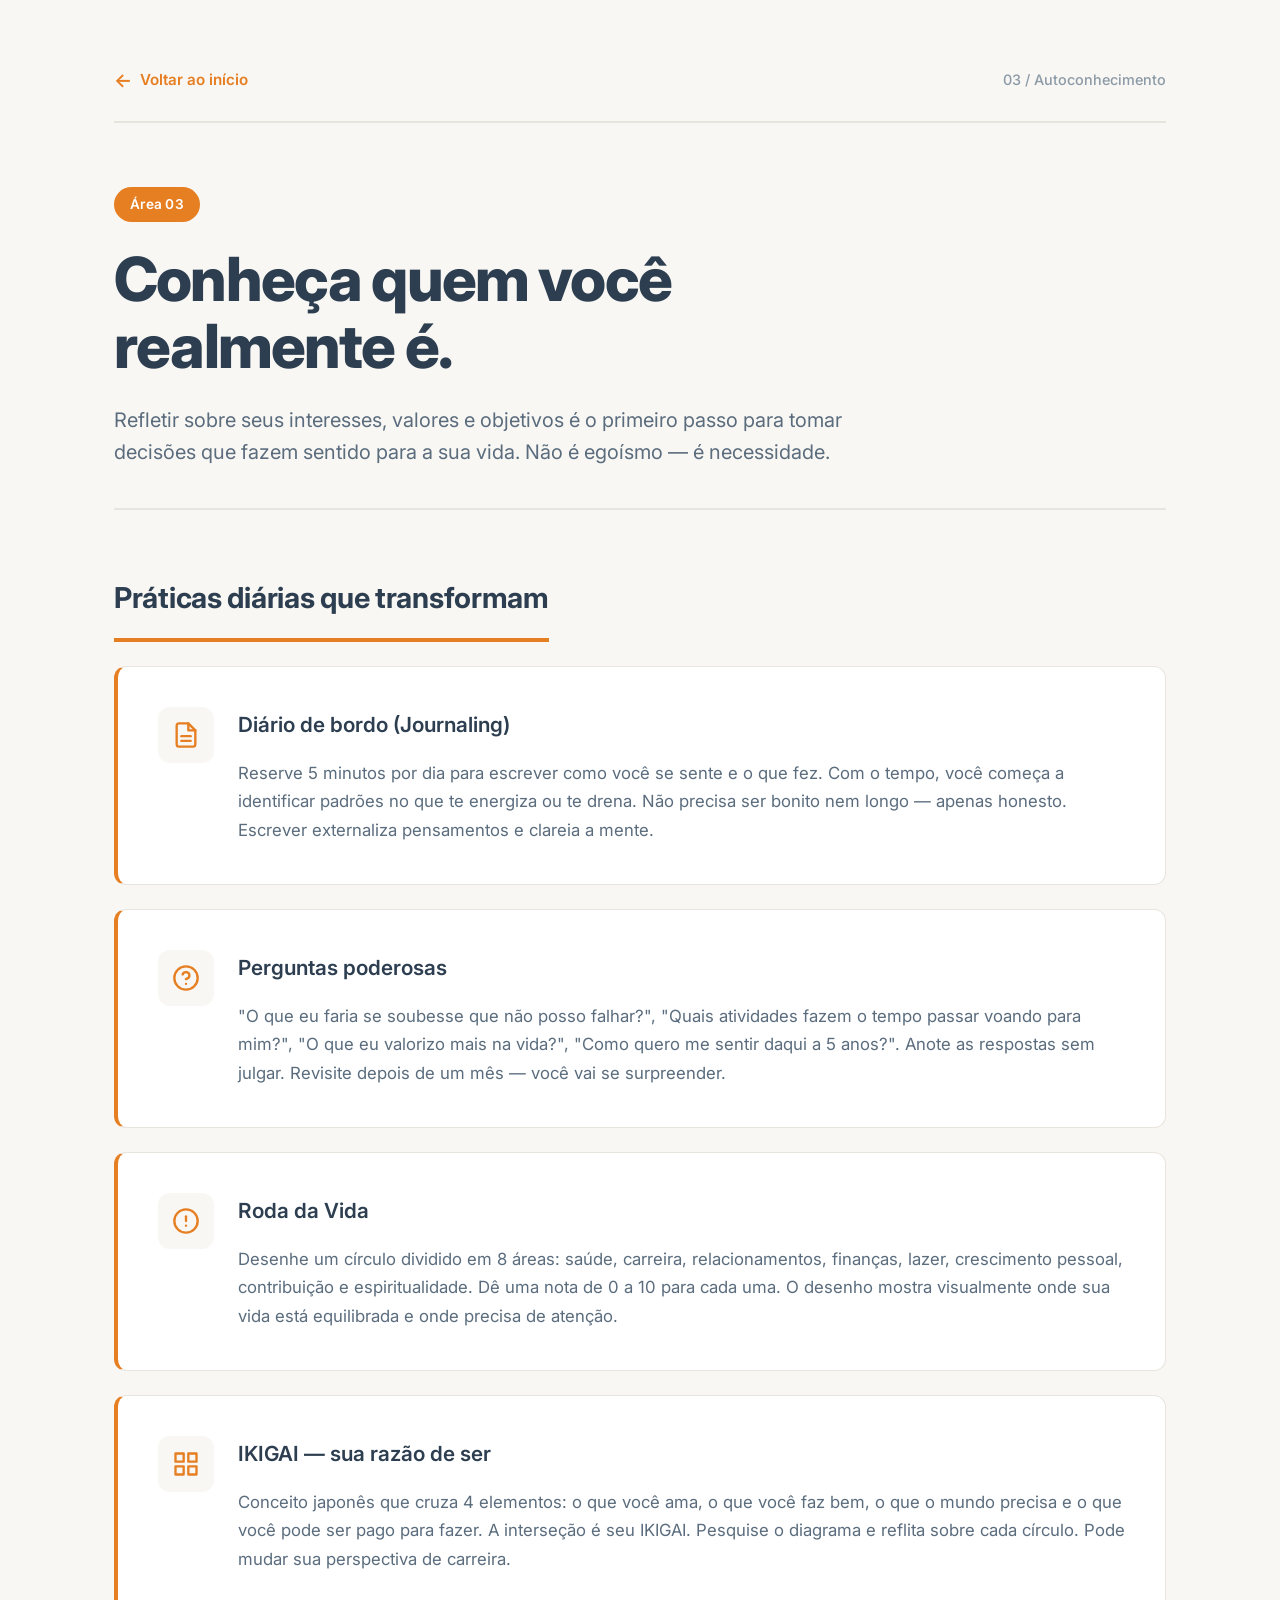
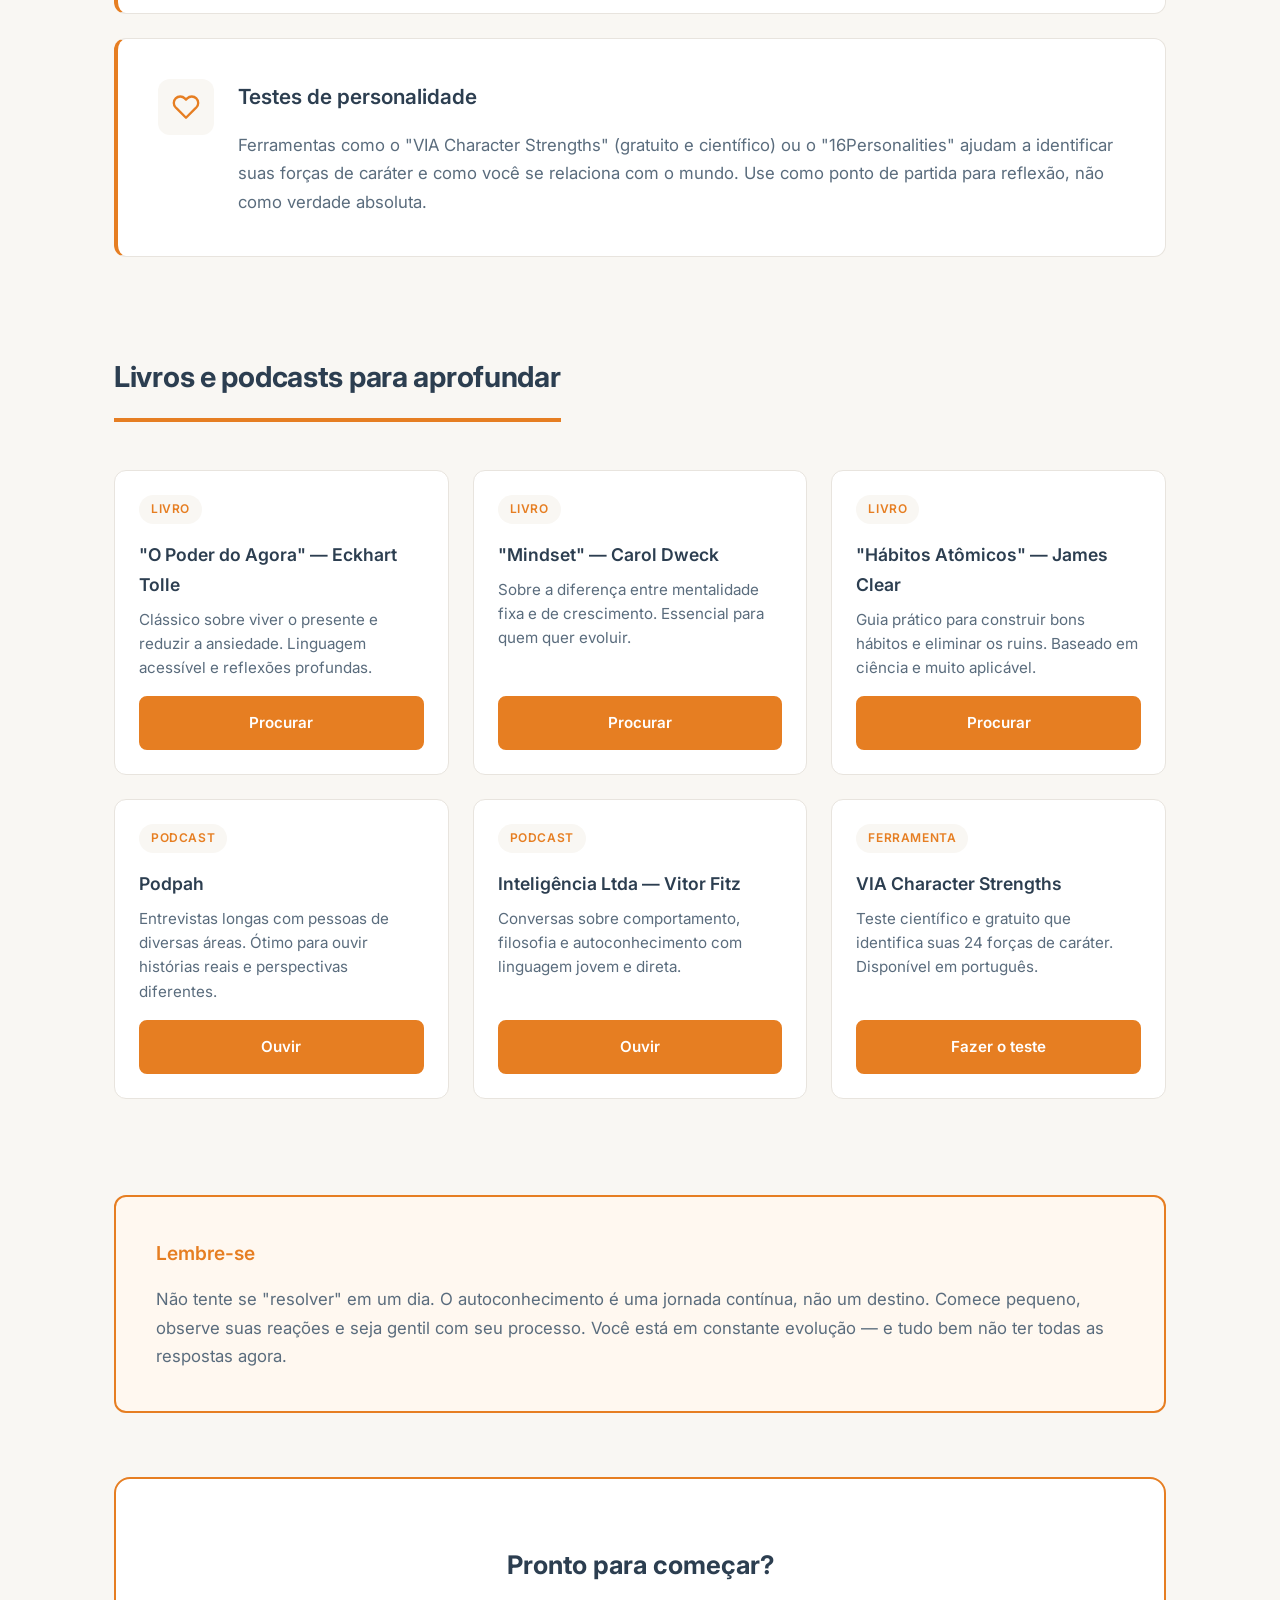
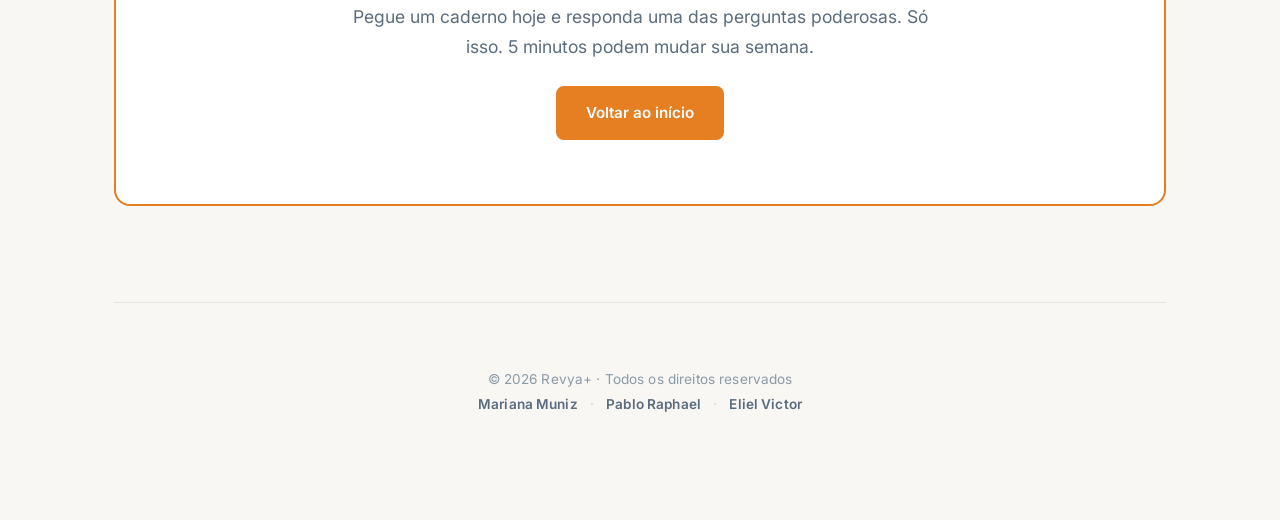
<file: autoconhecimento.html>
<!DOCTYPE html>
<html lang="pt-BR">
<head>
    <meta charset="UTF-8">
    <meta name="viewport" content="width=device-width, initial-scale=1.0">
    <meta name="description" content="Ferramentas, exercícios e reflexões para entender quem você é e o que quer da vida">
    <title>Autoconhecimento | Revya+</title>
    <link rel="stylesheet" href="style.css">
</head>
<body>
    <div class="container">
        <nav class="nav-header">
            <a href="index.html" class="back-link">Voltar ao início</a>
            <span class="page-indicator">03 / Autoconhecimento</span>
        </nav>

        <section class="subpage-hero">
            <span class="hero-tag">Área 03</span>
            <h1>Conheça quem você<br>realmente é.</h1>
            <p class="subtitle">Refletir sobre seus interesses, valores e objetivos é o primeiro passo para tomar decisões que fazem sentido para a sua vida. Não é egoísmo — é necessidade.</p>
        </section>

        <section class="section">
            <h2 class="section-title">Práticas diárias que transformam</h2>
            
            <div class="content-card">
                <div class="card-icon">
                    <svg viewBox="0 0 24 24"><path d="M14 2H6a2 2 0 0 0-2 2v16a2 2 0 0 0 2 2h12a2 2 0 0 0 2-2V8z"/><polyline points="14 2 14 8 20 8"/><line x1="16" y1="13" x2="8" y2="13"/><line x1="16" y1="17" x2="8" y2="17"/></svg>
                </div>
                <div class="card-content">
                    <h3>Diário de bordo (Journaling)</h3>
                    <p>Reserve 5 minutos por dia para escrever como você se sente e o que fez. Com o tempo, você começa a identificar padrões no que te energiza ou te drena. Não precisa ser bonito nem longo — apenas honesto. Escrever externaliza pensamentos e clareia a mente.</p>
                </div>
            </div>

            <div class="content-card">
                <div class="card-icon">
                    <svg viewBox="0 0 24 24"><circle cx="12" cy="12" r="10"/><path d="M9.09 9a3 3 0 0 1 5.83 1c0 2-3 3-3 3"/><line x1="12" y1="17" x2="12.01" y2="17"/></svg>
                </div>
                <div class="card-content">
                    <h3>Perguntas poderosas</h3>
                    <p>"O que eu faria se soubesse que não posso falhar?", "Quais atividades fazem o tempo passar voando para mim?", "O que eu valorizo mais na vida?", "Como quero me sentir daqui a 5 anos?". Anote as respostas sem julgar. Revisite depois de um mês — você vai se surpreender.</p>
                </div>
            </div>

            <div class="content-card">
                <div class="card-icon">
                    <svg viewBox="0 0 24 24"><circle cx="12" cy="12" r="10"/><line x1="12" y1="8" x2="12" y2="12"/><line x1="12" y1="16" x2="12.01" y2="16"/></svg>
                </div>
                <div class="card-content">
                    <h3>Roda da Vida</h3>
                    <p>Desenhe um círculo dividido em 8 áreas: saúde, carreira, relacionamentos, finanças, lazer, crescimento pessoal, contribuição e espiritualidade. Dê uma nota de 0 a 10 para cada uma. O desenho mostra visualmente onde sua vida está equilibrada e onde precisa de atenção.</p>
                </div>
            </div>

            <div class="content-card">
                <div class="card-icon">
                    <svg viewBox="0 0 24 24"><rect x="3" y="3" width="7" height="7"/><rect x="14" y="3" width="7" height="7"/><rect x="14" y="14" width="7" height="7"/><rect x="3" y="14" width="7" height="7"/></svg>
                </div>
                <div class="card-content">
                    <h3>IKIGAI — sua razão de ser</h3>
                    <p>Conceito japonês que cruza 4 elementos: o que você ama, o que você faz bem, o que o mundo precisa e o que você pode ser pago para fazer. A interseção é seu IKIGAI. Pesquise o diagrama e reflita sobre cada círculo. Pode mudar sua perspectiva de carreira.</p>
                </div>
            </div>

            <div class="content-card">
                <div class="card-icon">
                    <svg viewBox="0 0 24 24"><path d="M20.84 4.61a5.5 5.5 0 0 0-7.78 0L12 5.67l-1.06-1.06a5.5 5.5 0 0 0-7.78 7.78l1.06 1.06L12 21.23l7.78-7.78 1.06-1.06a5.5 5.5 0 0 0 0-7.78z"/></svg>
                </div>
                <div class="card-content">
                    <h3>Testes de personalidade</h3>
                    <p>Ferramentas como o "VIA Character Strengths" (gratuito e científico) ou o "16Personalities" ajudam a identificar suas forças de caráter e como você se relaciona com o mundo. Use como ponto de partida para reflexão, não como verdade absoluta.</p>
                </div>
            </div>
        </section>

        <section class="section">
            <h2 class="section-title">Livros e podcasts para aprofundar</h2>
            
            <div class="resources-expanded">
                <div class="resource-item">
                    <span class="resource-tag">Livro</span>
                    <h4>"O Poder do Agora" — Eckhart Tolle</h4>
                    <p>Clássico sobre viver o presente e reduzir a ansiedade. Linguagem acessível e reflexões profundas.</p>
                    <a href="https://www.amazon.com.br/s?k=o+poder+do+agora" target="_blank" class="btn-primary">Procurar</a>
                </div>

                <div class="resource-item">
                    <span class="resource-tag">Livro</span>
                    <h4>"Mindset" — Carol Dweck</h4>
                    <p>Sobre a diferença entre mentalidade fixa e de crescimento. Essencial para quem quer evoluir.</p>
                    <a href="https://www.amazon.com.br/s?k=mindset+carol+dweck" target="_blank" class="btn-primary">Procurar</a>
                </div>

                <div class="resource-item">
                    <span class="resource-tag">Livro</span>
                    <h4>"Hábitos Atômicos" — James Clear</h4>
                    <p>Guia prático para construir bons hábitos e eliminar os ruins. Baseado em ciência e muito aplicável.</p>
                    <a href="https://www.amazon.com.br/s?k=habitos+atomicos" target="_blank" class="btn-primary">Procurar</a>
                </div>

                <div class="resource-item">
                    <span class="resource-tag">Podcast</span>
                    <h4>Podpah</h4>
                    <p>Entrevistas longas com pessoas de diversas áreas. Ótimo para ouvir histórias reais e perspectivas diferentes.</p>
                    <a href="https://open.spotify.com/show/3hOFUG1M4i8q7M2Zv1Qv0r" target="_blank" class="btn-primary">Ouvir</a>
                </div>

                <div class="resource-item">
                    <span class="resource-tag">Podcast</span>
                    <h4>Inteligência Ltda — Vitor Fitz</h4>
                    <p>Conversas sobre comportamento, filosofia e autoconhecimento com linguagem jovem e direta.</p>
                    <a href="https://open.spotify.com/show/0dS20K5Z7t7XZ7Z7Z7Z7Z7" target="_blank" class="btn-primary">Ouvir</a>
                </div>

                <div class="resource-item">
                    <span class="resource-tag">Ferramenta</span>
                    <h4>VIA Character Strengths</h4>
                    <p>Teste científico e gratuito que identifica suas 24 forças de caráter. Disponível em português.</p>
                    <a href="https://www.viacharacter.org/" target="_blank" class="btn-primary">Fazer o teste</a>
                </div>
            </div>
        </section>

        <div class="callout">
            <h3>Lembre-se</h3>
            <p>Não tente se "resolver" em um dia. O autoconhecimento é uma jornada contínua, não um destino. Comece pequeno, observe suas reações e seja gentil com seu processo. Você está em constante evolução — e tudo bem não ter todas as respostas agora.</p>
        </div>

        <section class="next-steps">
            <h3>Pronto para começar?</h3>
            <p>Pegue um caderno hoje e responda uma das perguntas poderosas. Só isso. 5 minutos podem mudar sua semana.</p>
            <a href="index.html" class="btn-primary">Voltar ao início</a>
        </section>

        <footer class="site-footer">
            <p class="footer-line">&copy; 2026 Revya+ · Todos os direitos reservados</p>
            <p class="footer-line">
                <span class="footer-names">Mariana Muniz</span>
                <span class="footer-separator">·</span>
                <span class="footer-names">Pablo Raphael</span>
                <span class="footer-separator">·</span>
                <span class="footer-names">Eliel Victor</span>
            </p>
        </footer>
    </div>
</body>
</html>
</file>
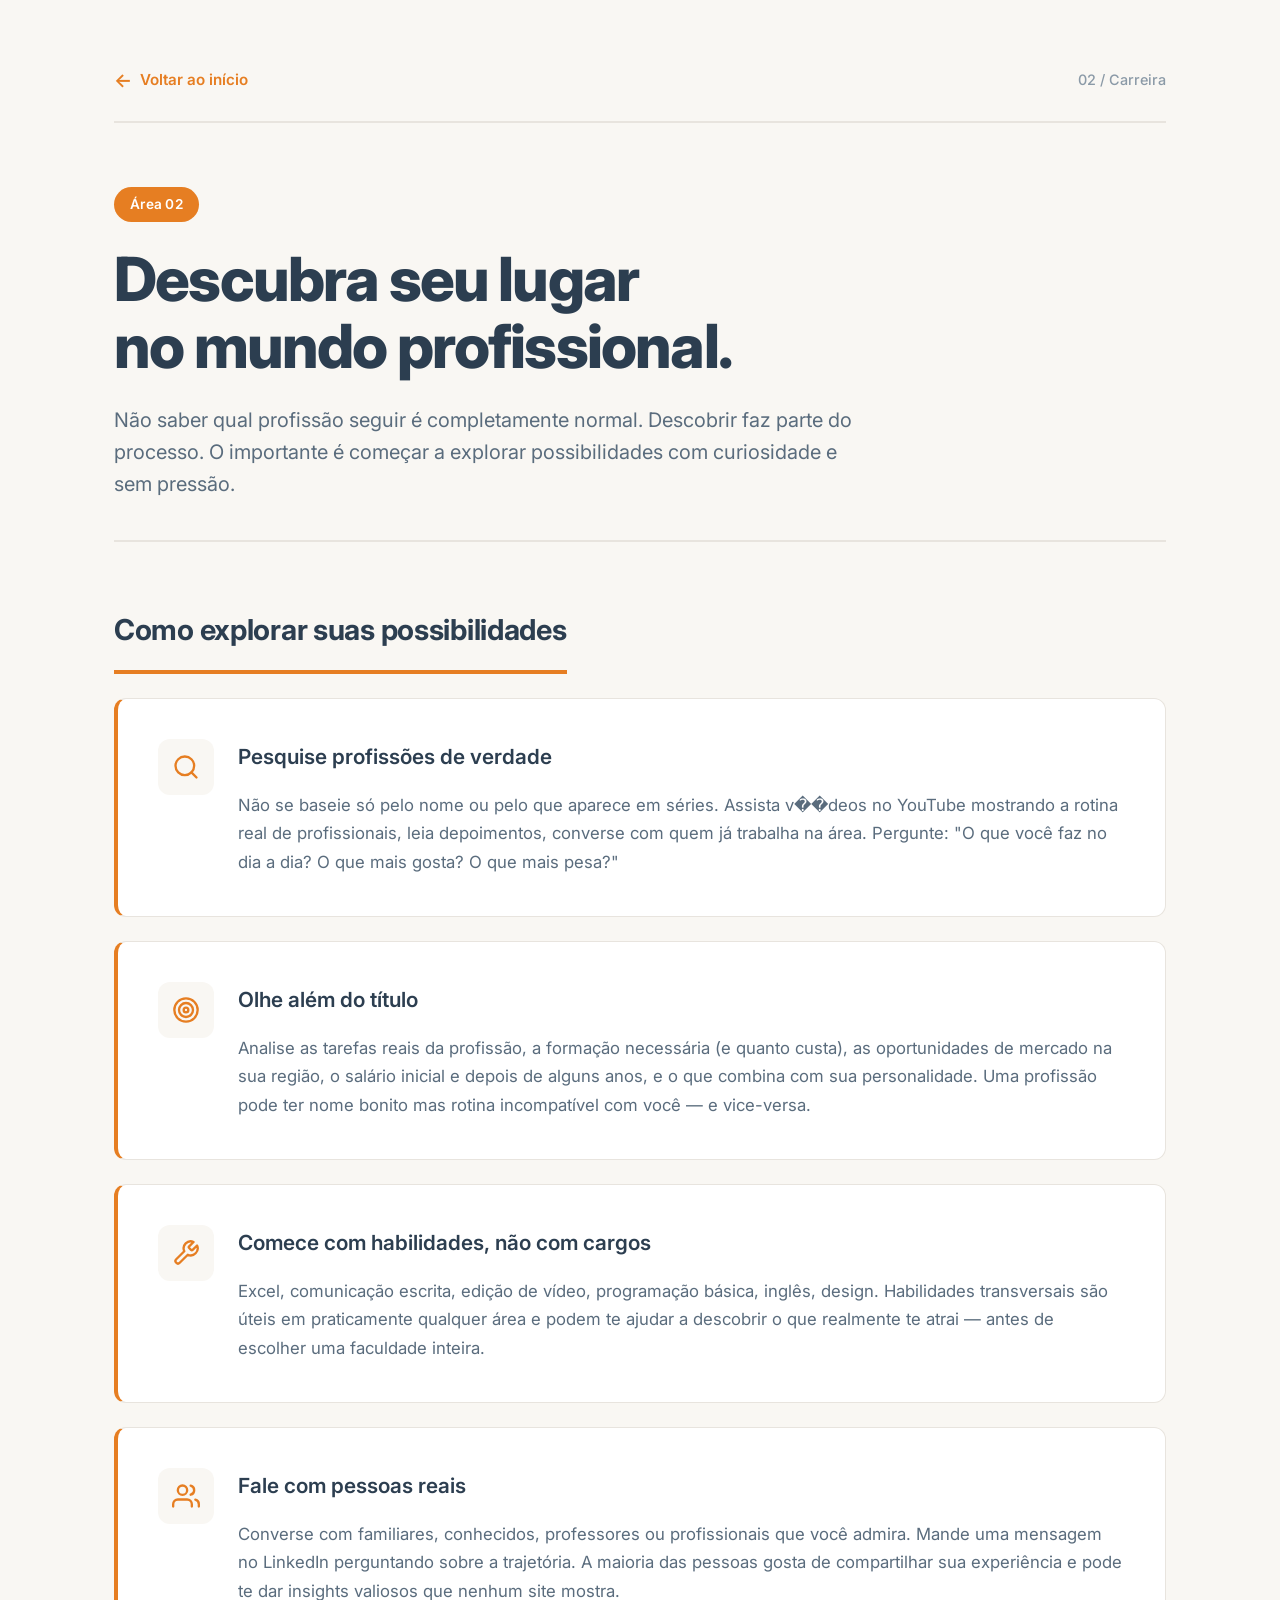
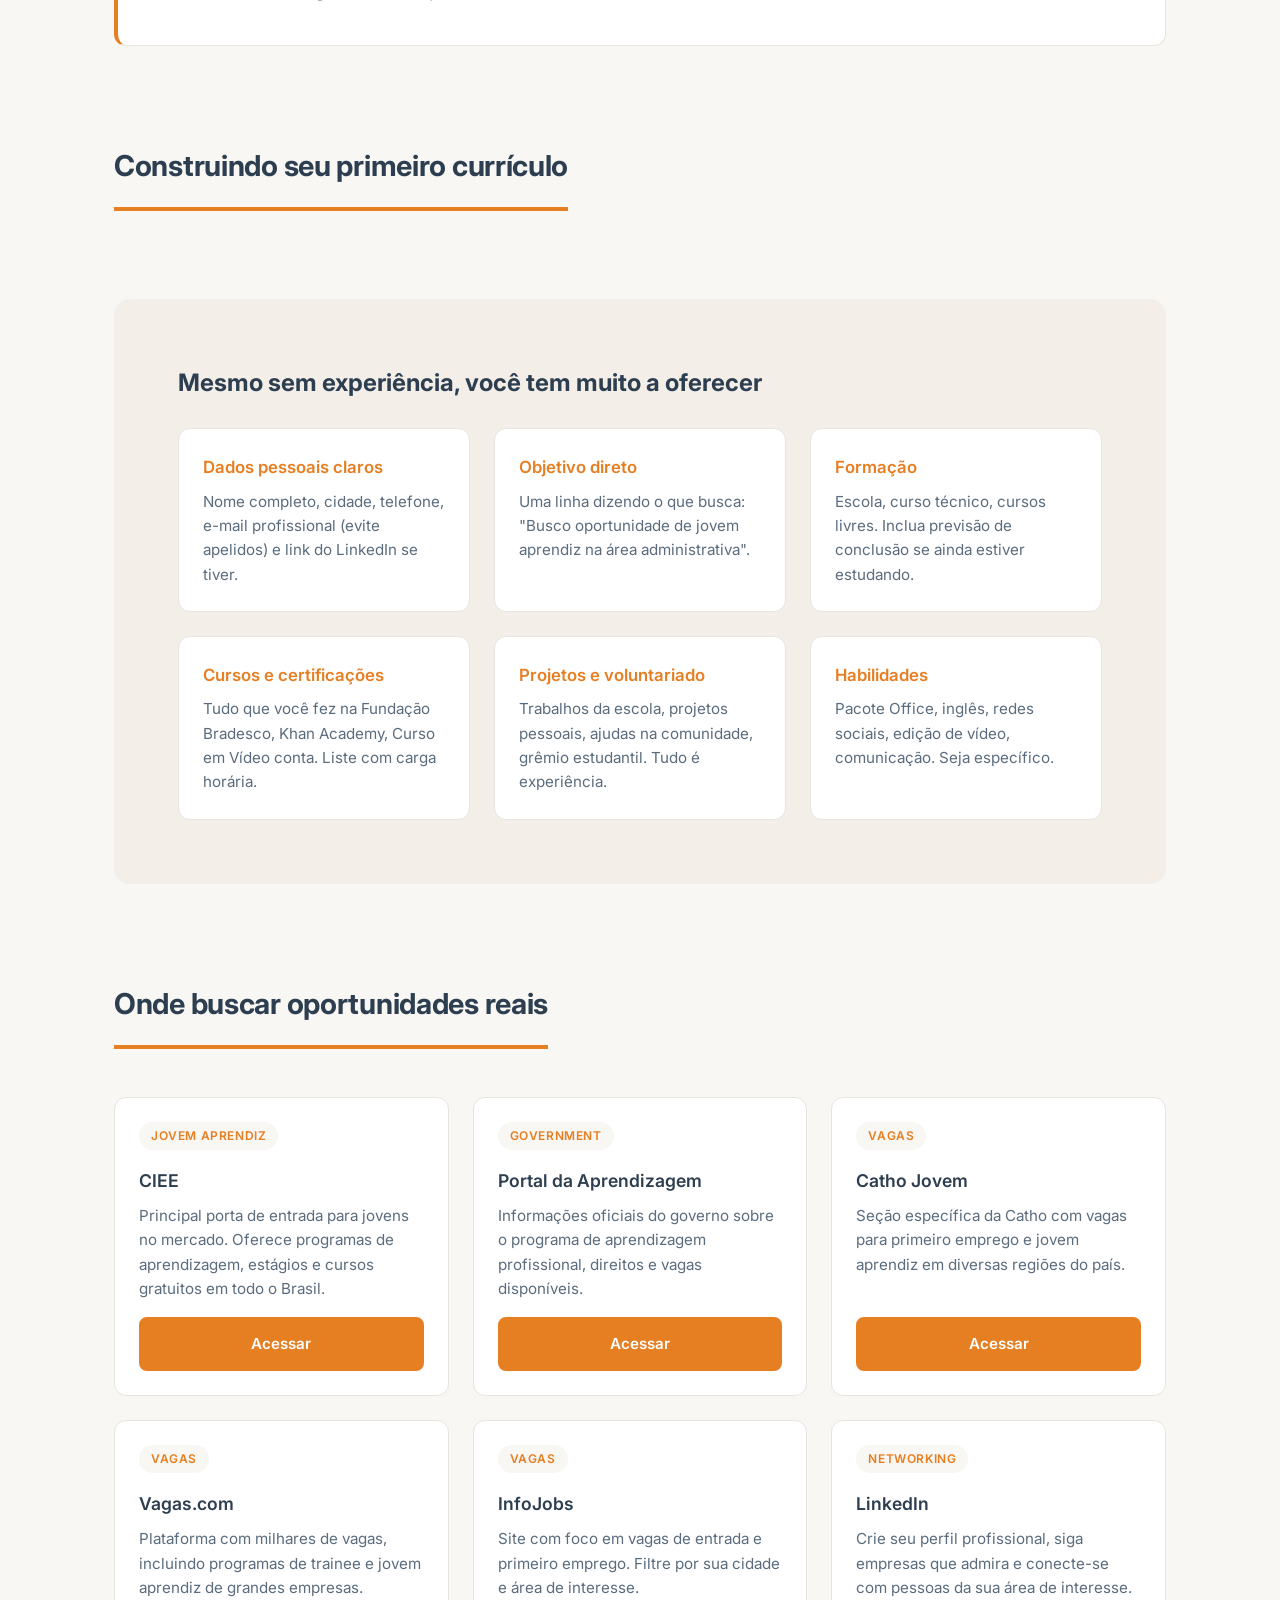
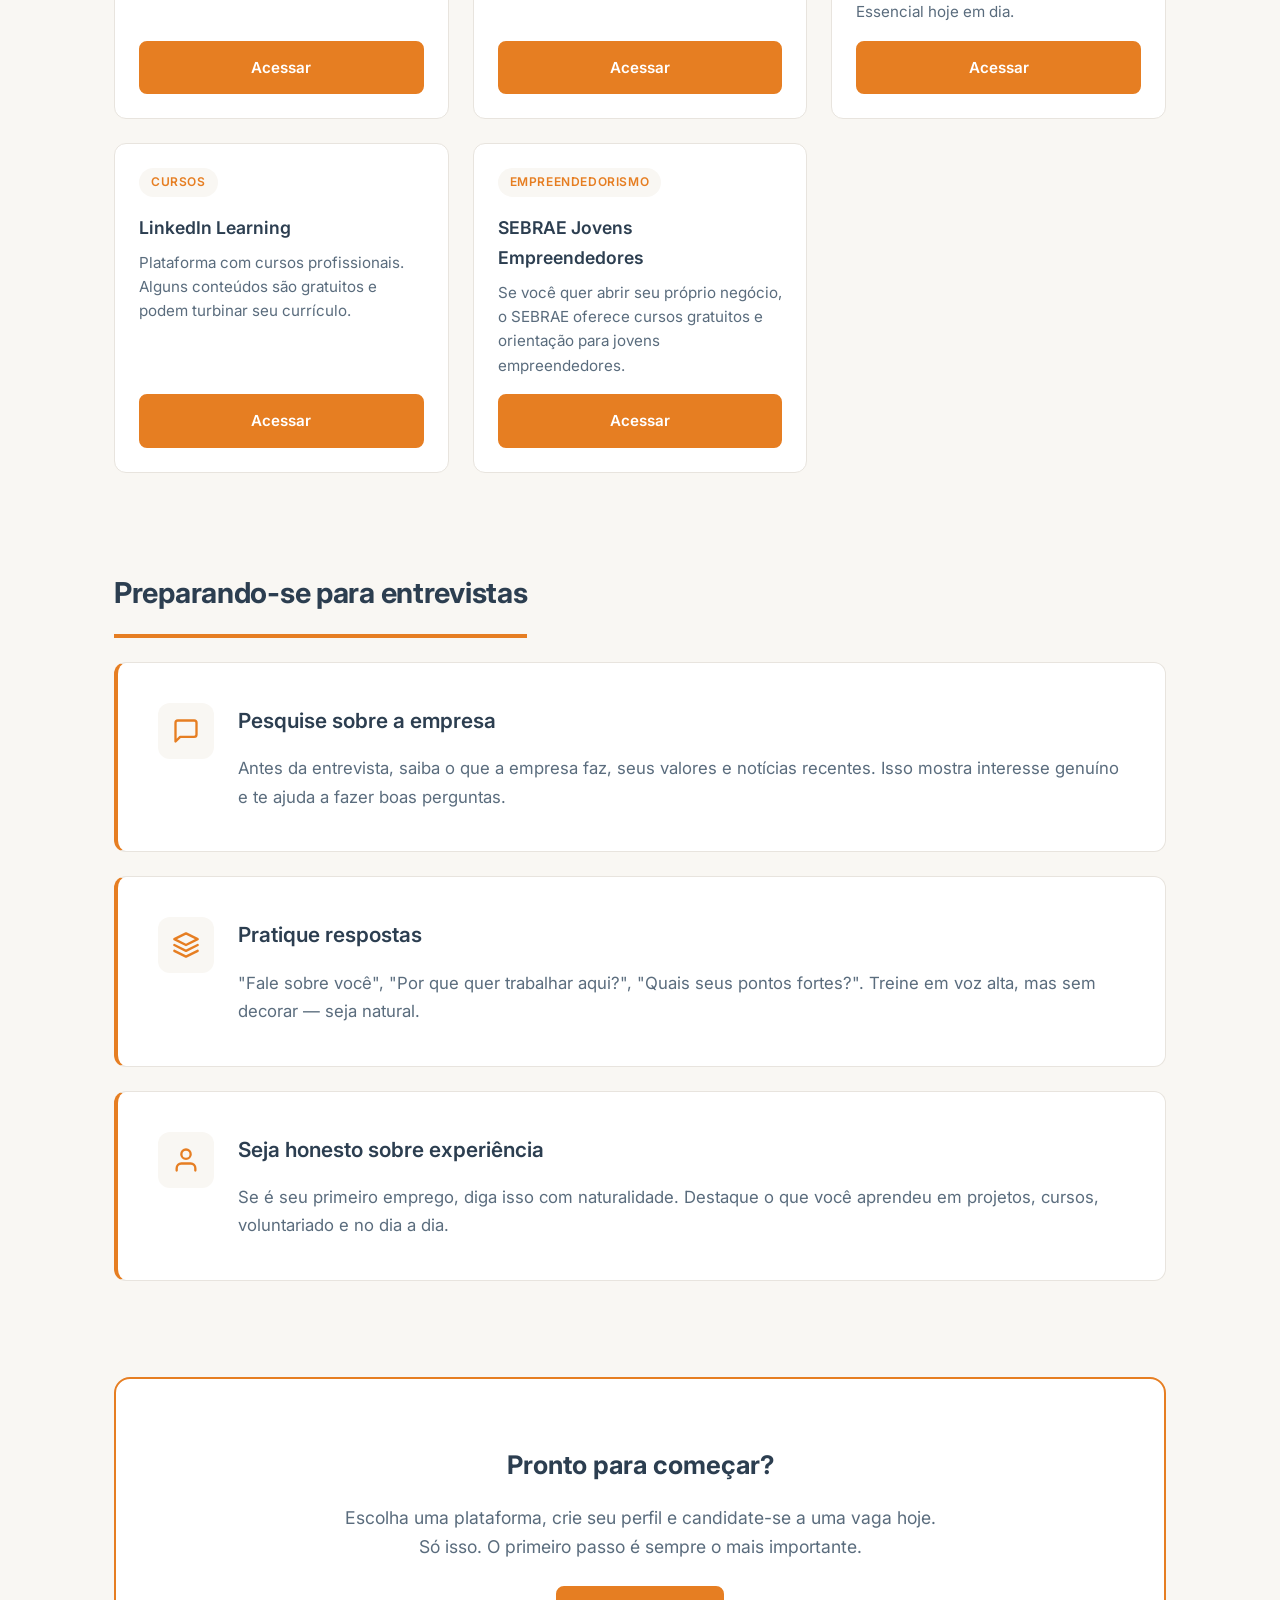
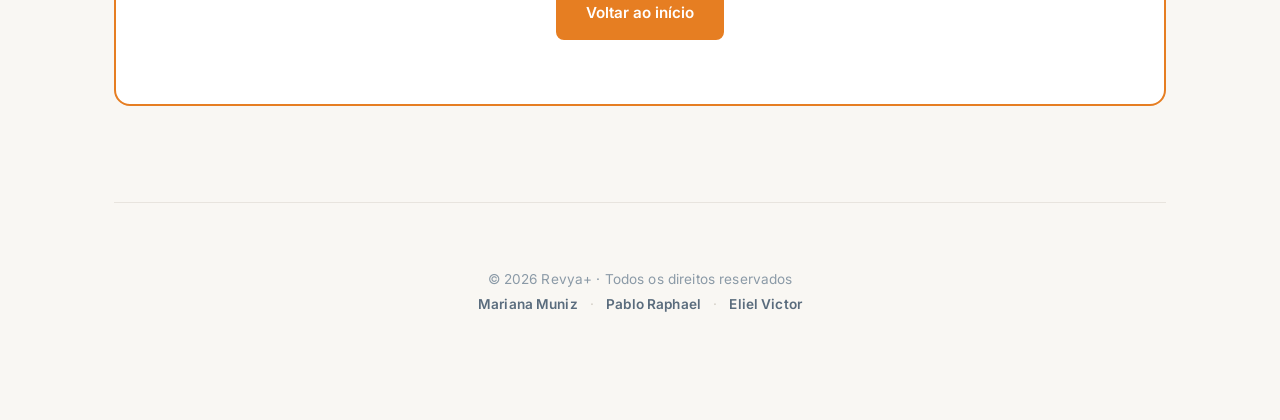
<file: carreira.html>
<!DOCTYPE html>
<html lang="pt-BR">
<head>
    <meta charset="UTF-8">
    <meta name="viewport" content="width=device-width, initial-scale=1.0">
    <meta name="description" content="Orientação profissional, oportunidades de trabalho e dicas para construir sua carreira">
    <title>Carreira | Revya+</title>
    <link rel="stylesheet" href="style.css">
</head>
<body>
    <div class="container">
        <nav class="nav-header">
            <a href="index.html" class="back-link">Voltar ao início</a>
            <span class="page-indicator">02 / Carreira</span>
        </nav>

        <section class="subpage-hero">
            <span class="hero-tag">Área 02</span>
            <h1>Descubra seu lugar<br>no mundo profissional.</h1>
            <p class="subtitle">Não saber qual profissão seguir é completamente normal. Descobrir faz parte do processo. O importante é começar a explorar possibilidades com curiosidade e sem pressão.</p>
        </section>

        <section class="section">
            <h2 class="section-title">Como explorar suas possibilidades</h2>
            
            <div class="content-card">
                <div class="card-icon">
                    <svg viewBox="0 0 24 24"><circle cx="11" cy="11" r="8"/><line x1="21" y1="21" x2="16.65" y2="16.65"/></svg>
                </div>
                <div class="card-content">
                    <h3>Pesquise profissões de verdade</h3>
                    <p>Não se baseie só pelo nome ou pelo que aparece em séries. Assista v��deos no YouTube mostrando a rotina real de profissionais, leia depoimentos, converse com quem já trabalha na área. Pergunte: "O que você faz no dia a dia? O que mais gosta? O que mais pesa?"</p>
                </div>
            </div>

            <div class="content-card">
                <div class="card-icon">
                    <svg viewBox="0 0 24 24"><circle cx="12" cy="12" r="10"/><circle cx="12" cy="12" r="6"/><circle cx="12" cy="12" r="2"/></svg>
                </div>
                <div class="card-content">
                    <h3>Olhe além do título</h3>
                    <p>Analise as tarefas reais da profissão, a formação necessária (e quanto custa), as oportunidades de mercado na sua região, o salário inicial e depois de alguns anos, e o que combina com sua personalidade. Uma profissão pode ter nome bonito mas rotina incompatível com você — e vice-versa.</p>
                </div>
            </div>

            <div class="content-card">
                <div class="card-icon">
                    <svg viewBox="0 0 24 24"><path d="M14.7 6.3a1 1 0 0 0 0 1.4l1.6 1.6a1 1 0 0 0 1.4 0l3.77-3.77a6 6 0 0 1-7.94 7.94l-6.91 6.91a2.12 2.12 0 0 1-3-3l6.91-6.91a6 6 0 0 1 7.94-7.94l-3.76 3.76z"/></svg>
                </div>
                <div class="card-content">
                    <h3>Comece com habilidades, não com cargos</h3>
                    <p>Excel, comunicação escrita, edição de vídeo, programação básica, inglês, design. Habilidades transversais são úteis em praticamente qualquer área e podem te ajudar a descobrir o que realmente te atrai — antes de escolher uma faculdade inteira.</p>
                </div>
            </div>

            <div class="content-card">
                <div class="card-icon">
                    <svg viewBox="0 0 24 24"><path d="M17 21v-2a4 4 0 0 0-4-4H5a4 4 0 0 0-4 4v2"/><circle cx="9" cy="7" r="4"/><path d="M23 21v-2a4 4 0 0 0-3-3.87"/><path d="M16 3.13a4 4 0 0 1 0 7.75"/></svg>
                </div>
                <div class="card-content">
                    <h3>Fale com pessoas reais</h3>
                    <p>Converse com familiares, conhecidos, professores ou profissionais que você admira. Mande uma mensagem no LinkedIn perguntando sobre a trajetória. A maioria das pessoas gosta de compartilhar sua experiência e pode te dar insights valiosos que nenhum site mostra.</p>
                </div>
            </div>
        </section>

        <section class="section">
            <h2 class="section-title">Construindo seu primeiro currículo</h2>
            
            <div class="tips-section">
                <h3>Mesmo sem experiência, você tem muito a oferecer</h3>
                <div class="tips-grid">
                    <div class="tip-item">
                        <h4>Dados pessoais claros</h4>
                        <p>Nome completo, cidade, telefone, e-mail profissional (evite apelidos) e link do LinkedIn se tiver.</p>
                    </div>
                    <div class="tip-item">
                        <h4>Objetivo direto</h4>
                        <p>Uma linha dizendo o que busca: "Busco oportunidade de jovem aprendiz na área administrativa".</p>
                    </div>
                    <div class="tip-item">
                        <h4>Formação</h4>
                        <p>Escola, curso técnico, cursos livres. Inclua previsão de conclusão se ainda estiver estudando.</p>
                    </div>
                    <div class="tip-item">
                        <h4>Cursos e certificações</h4>
                        <p>Tudo que você fez na Fundação Bradesco, Khan Academy, Curso em Vídeo conta. Liste com carga horária.</p>
                    </div>
                    <div class="tip-item">
                        <h4>Projetos e voluntariado</h4>
                        <p>Trabalhos da escola, projetos pessoais, ajudas na comunidade, grêmio estudantil. Tudo é experiência.</p>
                    </div>
                    <div class="tip-item">
                        <h4>Habilidades</h4>
                        <p>Pacote Office, inglês, redes sociais, edição de vídeo, comunicação. Seja específico.</p>
                    </div>
                </div>
            </div>
        </section>

        <section class="section">
            <h2 class="section-title">Onde buscar oportunidades reais</h2>
            
            <div class="resources-expanded">
                <div class="resource-item">
                    <span class="resource-tag">Jovem Aprendiz</span>
                    <h4>CIEE</h4>
                    <p>Principal porta de entrada para jovens no mercado. Oferece programas de aprendizagem, estágios e cursos gratuitos em todo o Brasil.</p>
                    <a href="https://ciee.org.br/" target="_blank" class="btn-primary">Acessar</a>
                </div>

                <div class="resource-item">
                    <span class="resource-tag">Government</span>
                    <h4>Portal da Aprendizagem</h4>
                    <p>Informações oficiais do governo sobre o programa de aprendizagem profissional, direitos e vagas disponíveis.</p>
                    <a href="https://portal.mte.gov.br/programas-e-acoes/aprendizagem" target="_blank" class="btn-primary">Acessar</a>
                </div>

                <div class="resource-item">
                    <span class="resource-tag">Vagas</span>
                    <h4>Catho Jovem</h4>
                    <p>Seção específica da Catho com vagas para primeiro emprego e jovem aprendiz em diversas regiões do país.</p>
                    <a href="https://www.catho.com.br/vagas/primeiro-emprego/" target="_blank" class="btn-primary">Acessar</a>
                </div>

                <div class="resource-item">
                    <span class="resource-tag">Vagas</span>
                    <h4>Vagas.com</h4>
                    <p>Plataforma com milhares de vagas, incluindo programas de trainee e jovem aprendiz de grandes empresas.</p>
                    <a href="https://www.vagas.com.br/" target="_blank" class="btn-primary">Acessar</a>
                </div>

                <div class="resource-item">
                    <span class="resource-tag">Vagas</span>
                    <h4>InfoJobs</h4>
                    <p>Site com foco em vagas de entrada e primeiro emprego. Filtre por sua cidade e área de interesse.</p>
                    <a href="https://www.infojobs.com.br/" target="_blank" class="btn-primary">Acessar</a>
                </div>

                <div class="resource-item">
                    <span class="resource-tag">Networking</span>
                    <h4>LinkedIn</h4>
                    <p>Crie seu perfil profissional, siga empresas que admira e conecte-se com pessoas da sua área de interesse. Essencial hoje em dia.</p>
                    <a href="https://www.linkedin.com/" target="_blank" class="btn-primary">Acessar</a>
                </div>

                <div class="resource-item">
                    <span class="resource-tag">Cursos</span>
                    <h4>LinkedIn Learning</h4>
                    <p>Plataforma com cursos profissionais. Alguns conteúdos são gratuitos e podem turbinar seu currículo.</p>
                    <a href="https://www.linkedin.com/learning/" target="_blank" class="btn-primary">Acessar</a>
                </div>

                <div class="resource-item">
                    <span class="resource-tag">Empreendedorismo</span>
                    <h4>SEBRAE Jovens Empreendedores</h4>
                    <p>Se você quer abrir seu próprio negócio, o SEBRAE oferece cursos gratuitos e orientação para jovens empreendedores.</p>
                    <a href="https://www.sebrae.com.br/" target="_blank" class="btn-primary">Acessar</a>
                </div>
            </div>
        </section>

        <section class="section">
            <h2 class="section-title">Preparando-se para entrevistas</h2>
            
            <div class="content-card">
                <div class="card-icon">
                    <svg viewBox="0 0 24 24"><path d="M21 15a2 2 0 0 1-2 2H7l-4 4V5a2 2 0 0 1 2-2h14a2 2 0 0 1 2 2z"/></svg>
                </div>
                <div class="card-content">
                    <h3>Pesquise sobre a empresa</h3>
                    <p>Antes da entrevista, saiba o que a empresa faz, seus valores e notícias recentes. Isso mostra interesse genuíno e te ajuda a fazer boas perguntas.</p>
                </div>
            </div>

            <div class="content-card">
                <div class="card-icon">
                    <svg viewBox="0 0 24 24"><path d="M12 2L2 7l10 5 10-5-10-5z"/><path d="M2 17l10 5 10-5"/><path d="M2 12l10 5 10-5"/></svg>
                </div>
                <div class="card-content">
                    <h3>Pratique respostas</h3>
                    <p>"Fale sobre você", "Por que quer trabalhar aqui?", "Quais seus pontos fortes?". Treine em voz alta, mas sem decorar — seja natural.</p>
                </div>
            </div>

            <div class="content-card">
                <div class="card-icon">
                    <svg viewBox="0 0 24 24"><path d="M20 21v-2a4 4 0 0 0-4-4H8a4 4 0 0 0-4 4v2"/><circle cx="12" cy="7" r="4"/></svg>
                </div>
                <div class="card-content">
                    <h3>Seja honesto sobre experiência</h3>
                    <p>Se é seu primeiro emprego, diga isso com naturalidade. Destaque o que você aprendeu em projetos, cursos, voluntariado e no dia a dia.</p>
                </div>
            </div>
        </section>

        <section class="next-steps">
            <h3>Pronto para começar?</h3>
            <p>Escolha uma plataforma, crie seu perfil e candidate-se a uma vaga hoje. Só isso. O primeiro passo é sempre o mais importante.</p>
            <a href="index.html" class="btn-primary">Voltar ao início</a>
        </section>

        <footer class="site-footer">
            <p class="footer-line">&copy; 2026 Revya+ · Todos os direitos reservados</p>
            <p class="footer-line">
                <span class="footer-names">Mariana Muniz</span>
                <span class="footer-separator">·</span>
                <span class="footer-names">Pablo Raphael</span>
                <span class="footer-separator">·</span>
                <span class="footer-names">Eliel Victor</span>
            </p>
        </footer>
    </div>
</body>
</html>
</file>
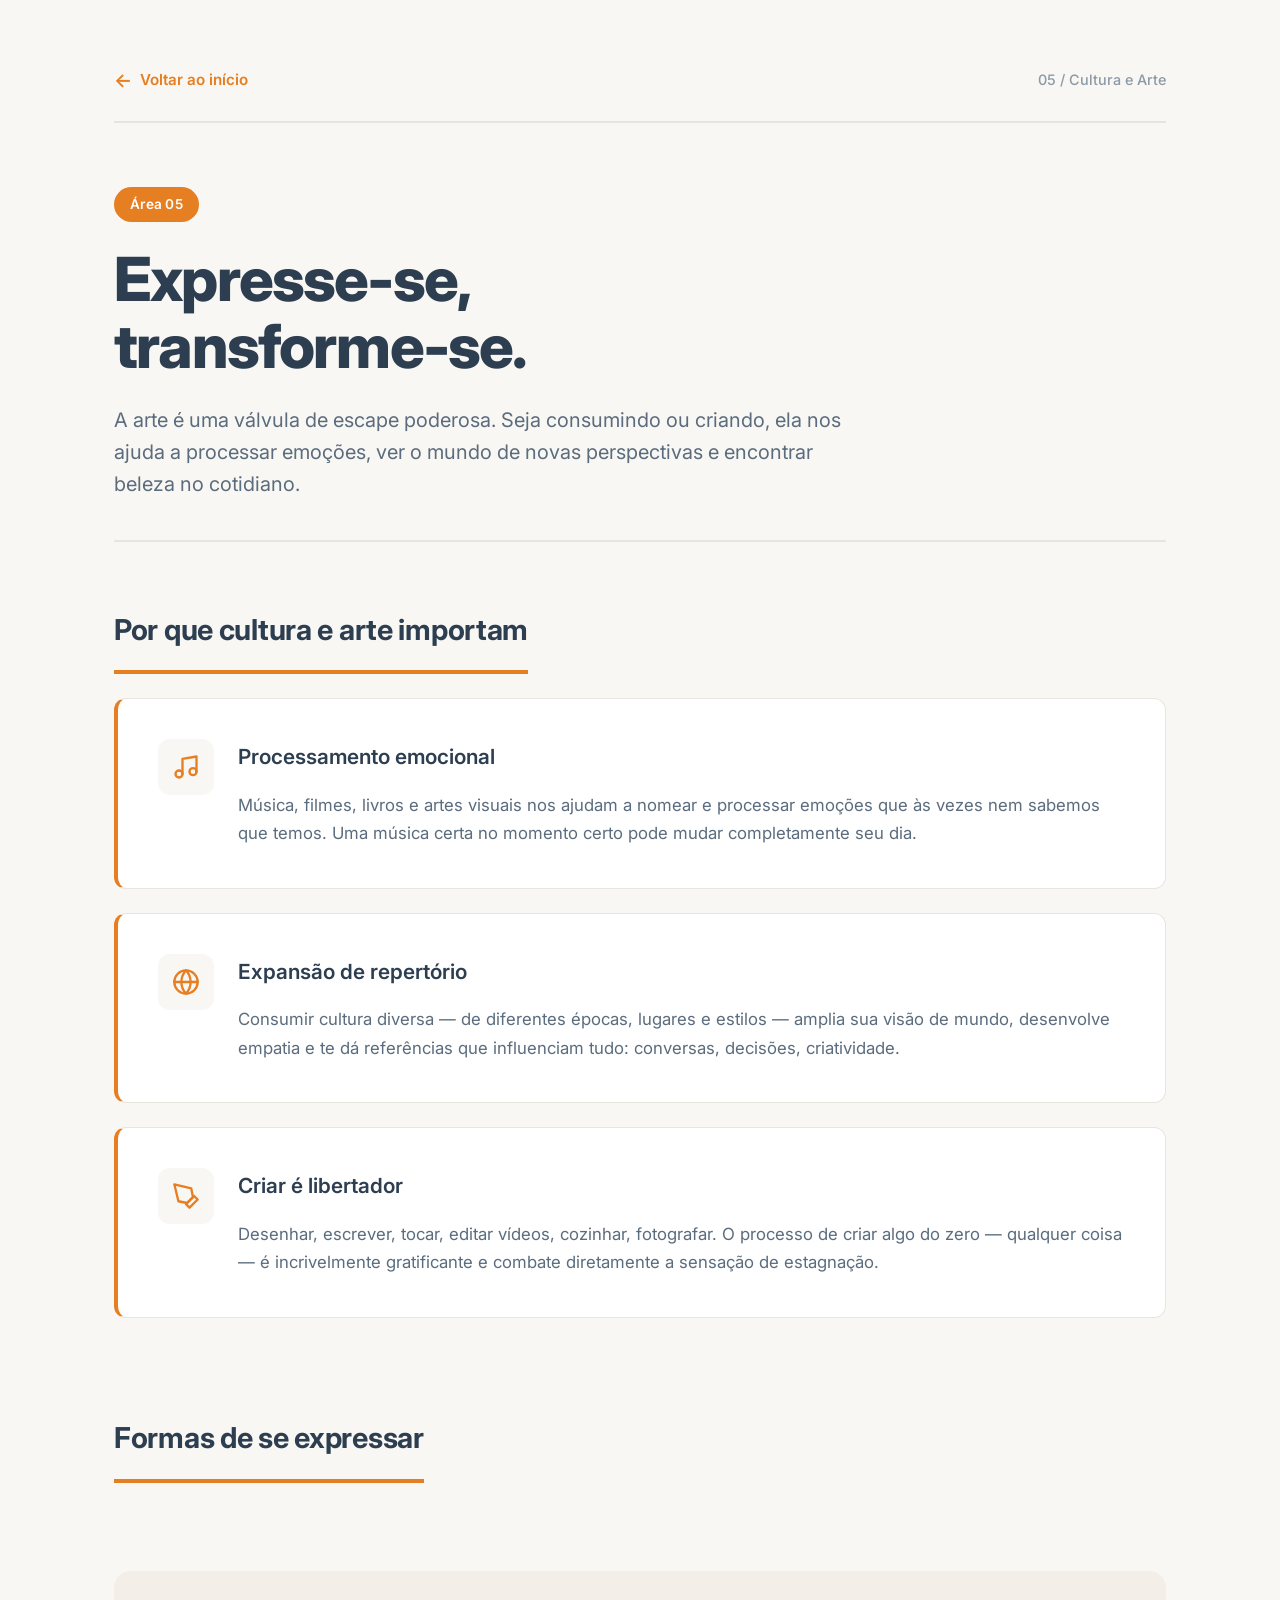
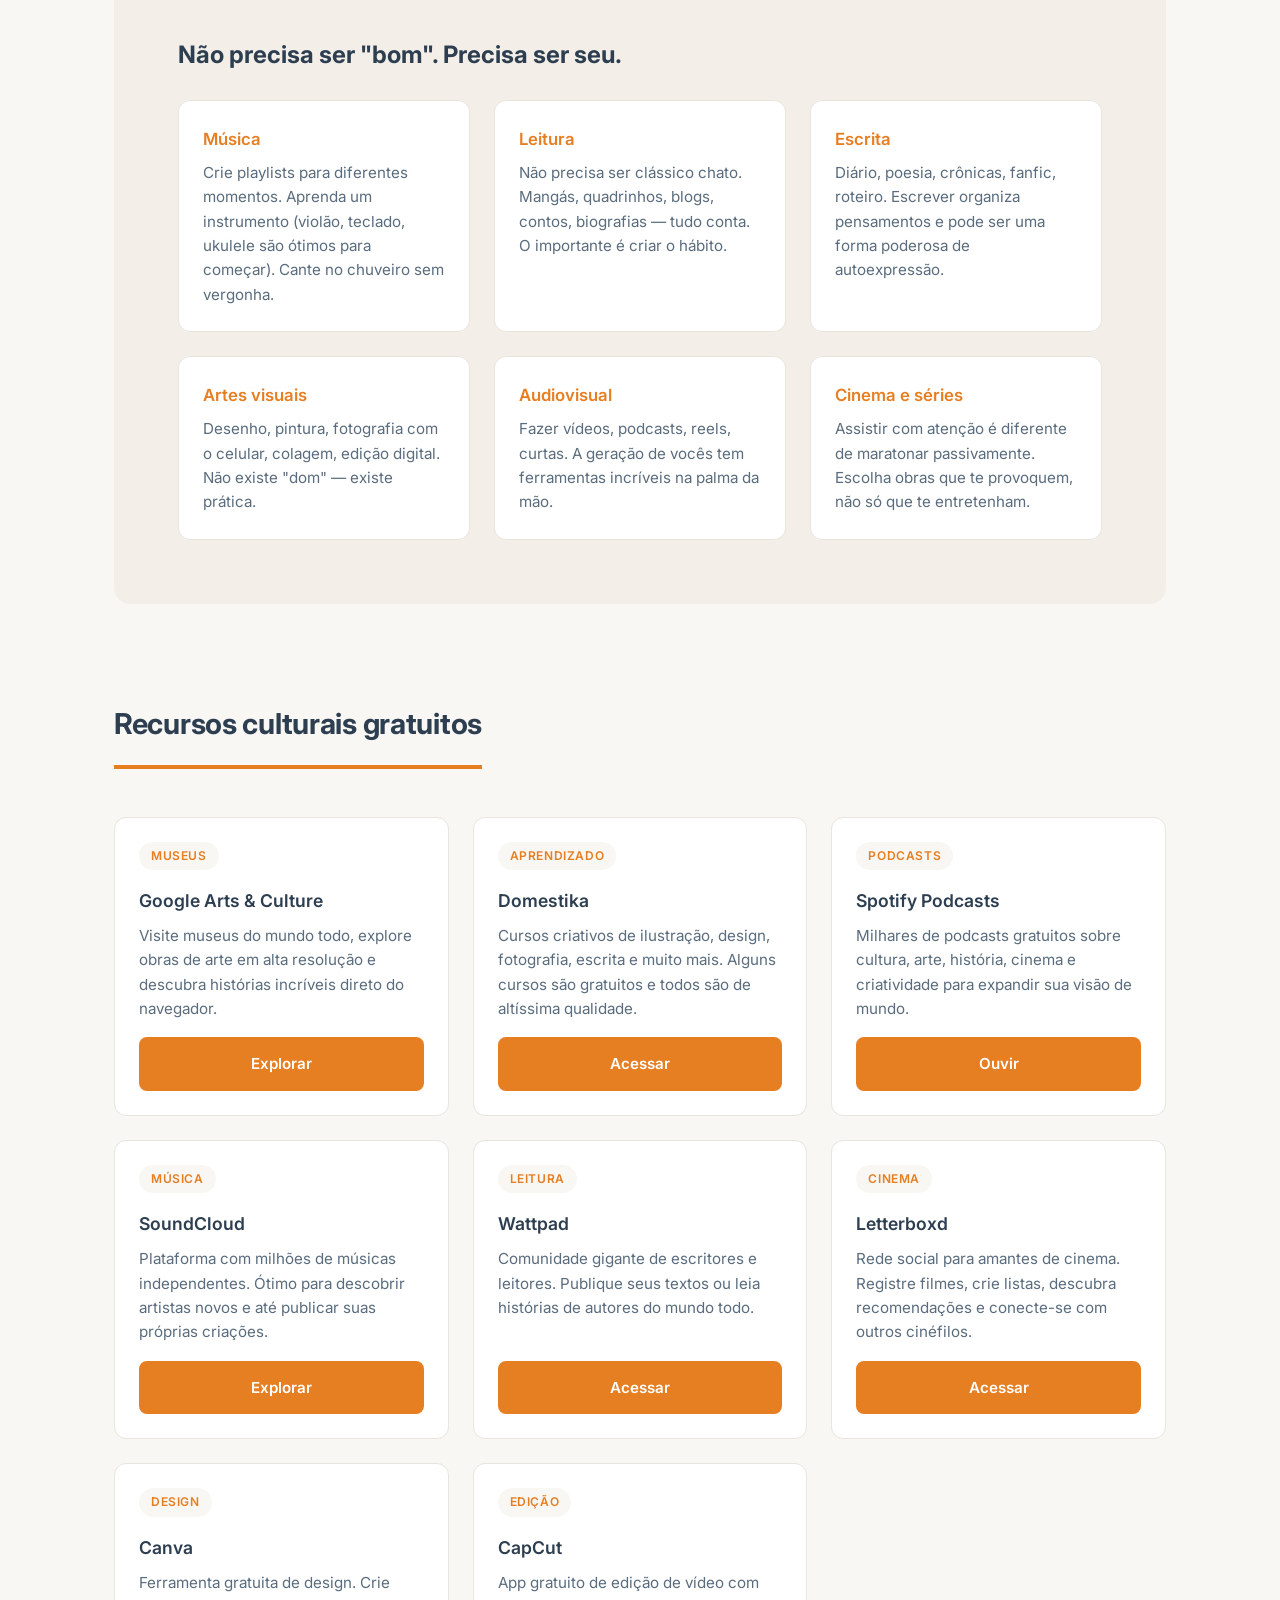
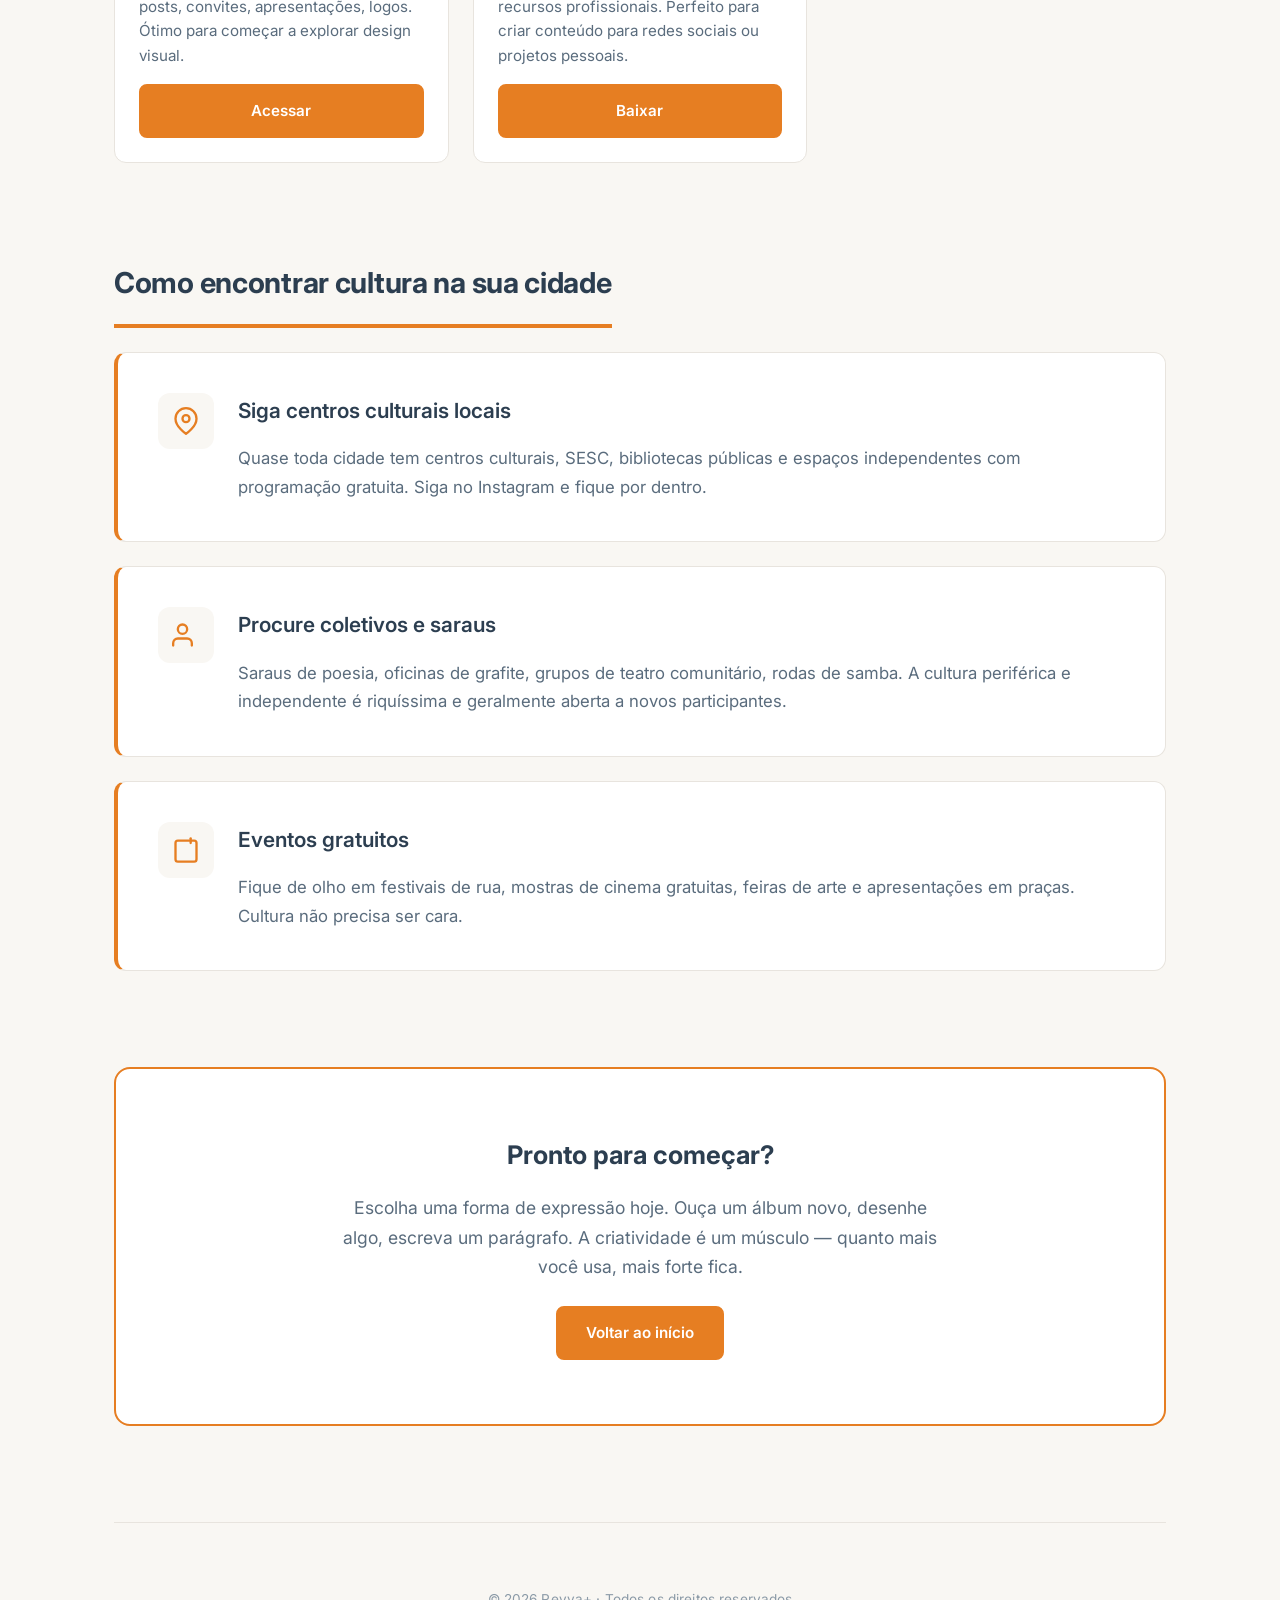
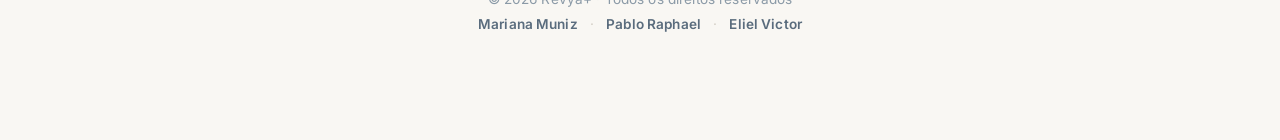
<file: cultura.html>
<!DOCTYPE html>
<html lang="pt-BR">
<head>
    <meta charset="UTF-8">
    <meta name="viewport" content="width=device-width, initial-scale=1.0">
    <meta name="description" content="Expressão cultural e artística como forma de bem-estar, criatividade e conexão">
    <title>Cultura e Arte | Revya+</title>
    <link rel="stylesheet" href="style.css">
</head>
<body>
    <div class="container">
        <nav class="nav-header">
            <a href="index.html" class="back-link">Voltar ao início</a>
            <span class="page-indicator">05 / Cultura e Arte</span>
        </nav>

        <section class="subpage-hero">
            <span class="hero-tag">Área 05</span>
            <h1>Expresse-se,<br>transforme-se.</h1>
            <p class="subtitle">A arte é uma válvula de escape poderosa. Seja consumindo ou criando, ela nos ajuda a processar emoções, ver o mundo de novas perspectivas e encontrar beleza no cotidiano.</p>
        </section>

        <section class="section">
            <h2 class="section-title">Por que cultura e arte importam</h2>
            
            <div class="content-card">
                <div class="card-icon">
                    <svg viewBox="0 0 24 24"><path d="M9 18V5l12-2v13"/><circle cx="6" cy="18" r="3"/><circle cx="18" cy="16" r="3"/></svg>
                </div>
                <div class="card-content">
                    <h3>Processamento emocional</h3>
                    <p>Música, filmes, livros e artes visuais nos ajudam a nomear e processar emoções que às vezes nem sabemos que temos. Uma música certa no momento certo pode mudar completamente seu dia.</p>
                </div>
            </div>

            <div class="content-card">
                <div class="card-icon">
                    <svg viewBox="0 0 24 24"><circle cx="12" cy="12" r="10"/><line x1="2" y1="12" x2="22" y2="12"/><path d="M12 2a15.3 15.3 0 0 1 4 10 15.3 15.3 0 0 1-4 10 15.3 15.3 0 0 1-4-10 15.3 15.3 0 0 1 4-10z"/></svg>
                </div>
                <div class="card-content">
                    <h3>Expansão de repertório</h3>
                    <p>Consumir cultura diversa — de diferentes épocas, lugares e estilos — amplia sua visão de mundo, desenvolve empatia e te dá referências que influenciam tudo: conversas, decisões, criatividade.</p>
                </div>
            </div>

            <div class="content-card">
                <div class="card-icon">
                    <svg viewBox="0 0 24 24"><path d="M12 19l7-7 3 3-7 7-3-3z"/><path d="M18 13l-1.5-7.5L2 2l3.5 14.5L13 18l5-5z"/></svg>
                </div>
                <div class="card-content">
                    <h3>Criar é libertador</h3>
                    <p>Desenhar, escrever, tocar, editar vídeos, cozinhar, fotografar. O processo de criar algo do zero — qualquer coisa — é incrivelmente gratificante e combate diretamente a sensação de estagnação.</p>
                </div>
            </div>
        </section>

        <section class="section">
            <h2 class="section-title">Formas de se expressar</h2>
            
            <div class="tips-section">
                <h3>Não precisa ser "bom". Precisa ser seu.</h3>
                <div class="tips-grid">
                    <div class="tip-item">
                        <h4>Música</h4>
                        <p>Crie playlists para diferentes momentos. Aprenda um instrumento (violão, teclado, ukulele são ótimos para começar). Cante no chuveiro sem vergonha.</p>
                    </div>
                    <div class="tip-item">
                        <h4>Leitura</h4>
                        <p>Não precisa ser clássico chato. Mangás, quadrinhos, blogs, contos, biografias — tudo conta. O importante é criar o hábito.</p>
                    </div>
                    <div class="tip-item">
                        <h4>Escrita</h4>
                        <p>Diário, poesia, crônicas, fanfic, roteiro. Escrever organiza pensamentos e pode ser uma forma poderosa de autoexpressão.</p>
                    </div>
                    <div class="tip-item">
                        <h4>Artes visuais</h4>
                        <p>Desenho, pintura, fotografia com o celular, colagem, edição digital. Não existe "dom" — existe prática.</p>
                    </div>
                    <div class="tip-item">
                        <h4>Audiovisual</h4>
                        <p>Fazer vídeos, podcasts, reels, curtas. A geração de vocês tem ferramentas incríveis na palma da mão.</p>
                    </div>
                    <div class="tip-item">
                        <h4>Cinema e séries</h4>
                        <p>Assistir com atenção é diferente de maratonar passivamente. Escolha obras que te provoquem, não só que te entretenham.</p>
                    </div>
                </div>
            </div>
        </section>

        <section class="section">
            <h2 class="section-title">Recursos culturais gratuitos</h2>
            
            <div class="resources-expanded">
                <div class="resource-item">
                    <span class="resource-tag">Museus</span>
                    <h4>Google Arts & Culture</h4>
                    <p>Visite museus do mundo todo, explore obras de arte em alta resolução e descubra histórias incríveis direto do navegador.</p>
                    <a href="https://artsandculture.google.com/" target="_blank" class="btn-primary">Explorar</a>
                </div>

                <div class="resource-item">
                    <span class="resource-tag">Aprendizado</span>
                    <h4>Domestika</h4>
                    <p>Cursos criativos de ilustração, design, fotografia, escrita e muito mais. Alguns cursos são gratuitos e todos são de altíssima qualidade.</p>
                    <a href="https://www.domestika.org/pt" target="_blank" class="btn-primary">Acessar</a>
                </div>

                <div class="resource-item">
                    <span class="resource-tag">Podcasts</span>
                    <h4>Spotify Podcasts</h4>
                    <p>Milhares de podcasts gratuitos sobre cultura, arte, história, cinema e criatividade para expandir sua visão de mundo.</p>
                    <a href="https://open.spotify.com/genre/podcasts" target="_blank" class="btn-primary">Ouvir</a>
                </div>

                <div class="resource-item">
                    <span class="resource-tag">Música</span>
                    <h4>SoundCloud</h4>
                    <p>Plataforma com milhões de músicas independentes. Ótimo para descobrir artistas novos e até publicar suas próprias criações.</p>
                    <a href="https://soundcloud.com/" target="_blank" class="btn-primary">Explorar</a>
                </div>

                <div class="resource-item">
                    <span class="resource-tag">Leitura</span>
                    <h4>Wattpad</h4>
                    <p>Comunidade gigante de escritores e leitores. Publique seus textos ou leia histórias de autores do mundo todo.</p>
                    <a href="https://www.wattpad.com/" target="_blank" class="btn-primary">Acessar</a>
                </div>

                <div class="resource-item">
                    <span class="resource-tag">Cinema</span>
                    <h4>Letterboxd</h4>
                    <p>Rede social para amantes de cinema. Registre filmes, crie listas, descubra recomendações e conecte-se com outros cinéfilos.</p>
                    <a href="https://letterboxd.com/" target="_blank" class="btn-primary">Acessar</a>
                </div>

                <div class="resource-item">
                    <span class="resource-tag">Design</span>
                    <h4>Canva</h4>
                    <p>Ferramenta gratuita de design. Crie posts, convites, apresentações, logos. Ótimo para começar a explorar design visual.</p>
                    <a href="https://www.canva.com/" target="_blank" class="btn-primary">Acessar</a>
                </div>

                <div class="resource-item">
                    <span class="resource-tag">Edição</span>
                    <h4>CapCut</h4>
                    <p>App gratuito de edição de vídeo com recursos profissionais. Perfeito para criar conteúdo para redes sociais ou projetos pessoais.</p>
                    <a href="https://www.capcut.com/" target="_blank" class="btn-primary">Baixar</a>
                </div>
            </div>
        </section>

        <section class="section">
            <h2 class="section-title">Como encontrar cultura na sua cidade</h2>
            
            <div class="content-card">
                <div class="card-icon">
                    <svg viewBox="0 0 24 24"><path d="M21 10c0 7-9 13-9 13s-9-6-9-13a9 9 0 0 1 18 0z"/><circle cx="12" cy="10" r="3"/></svg>
                </div>
                <div class="card-content">
                    <h3>Siga centros culturais locais</h3>
                    <p>Quase toda cidade tem centros culturais, SESC, bibliotecas públicas e espaços independentes com programação gratuita. Siga no Instagram e fique por dentro.</p>
                </div>
            </div>

            <div class="content-card">
                <div class="card-icon">
                    <svg viewBox="0 0 24 24"><path d="M17 21v-2a4 4 0 0 0-4-4H5a4 4 0 0 0-4 4v2"/><circle cx="9" cy="7" r="4"/></svg>
                </div>
                <div class="card-content">
                    <h3>Procure coletivos e saraus</h3>
                    <p>Saraus de poesia, oficinas de grafite, grupos de teatro comunitário, rodas de samba. A cultura periférica e independente é riquíssima e geralmente aberta a novos participantes.</p>
                </div>
            </div>

            <div class="content-card">
                <div class="card-icon">
                    <svg viewBox="0 0 24 24"><rect x="3" y="4" width="18" height="18" rx="2" ry="2"/><line x1="16" y1="2" x2="16" y2="6"/></svg>
                </div>
                <div class="card-content">
                    <h3>Eventos gratuitos</h3>
                    <p>Fique de olho em festivais de rua, mostras de cinema gratuitas, feiras de arte e apresentações em praças. Cultura não precisa ser cara.</p>
                </div>
            </div>
        </section>

        <section class="next-steps">
            <h3>Pronto para começar?</h3>
            <p>Escolha uma forma de expressão hoje. Ouça um álbum novo, desenhe algo, escreva um parágrafo. A criatividade é um músculo — quanto mais você usa, mais forte fica.</p>
            <a href="index.html" class="btn-primary">Voltar ao início</a>
        </section>

        <footer class="site-footer">
            <p class="footer-line">&copy; 2026 Revya+ · Todos os direitos reservados</p>
            <p class="footer-line">
                <span class="footer-names">Mariana Muniz</span>
                <span class="footer-separator">·</span>
                <span class="footer-names">Pablo Raphael</span>
                <span class="footer-separator">·</span>
                <span class="footer-names">Eliel Victor</span>
            </p>
        </footer>
    </div>
</body>
</html>
</file>
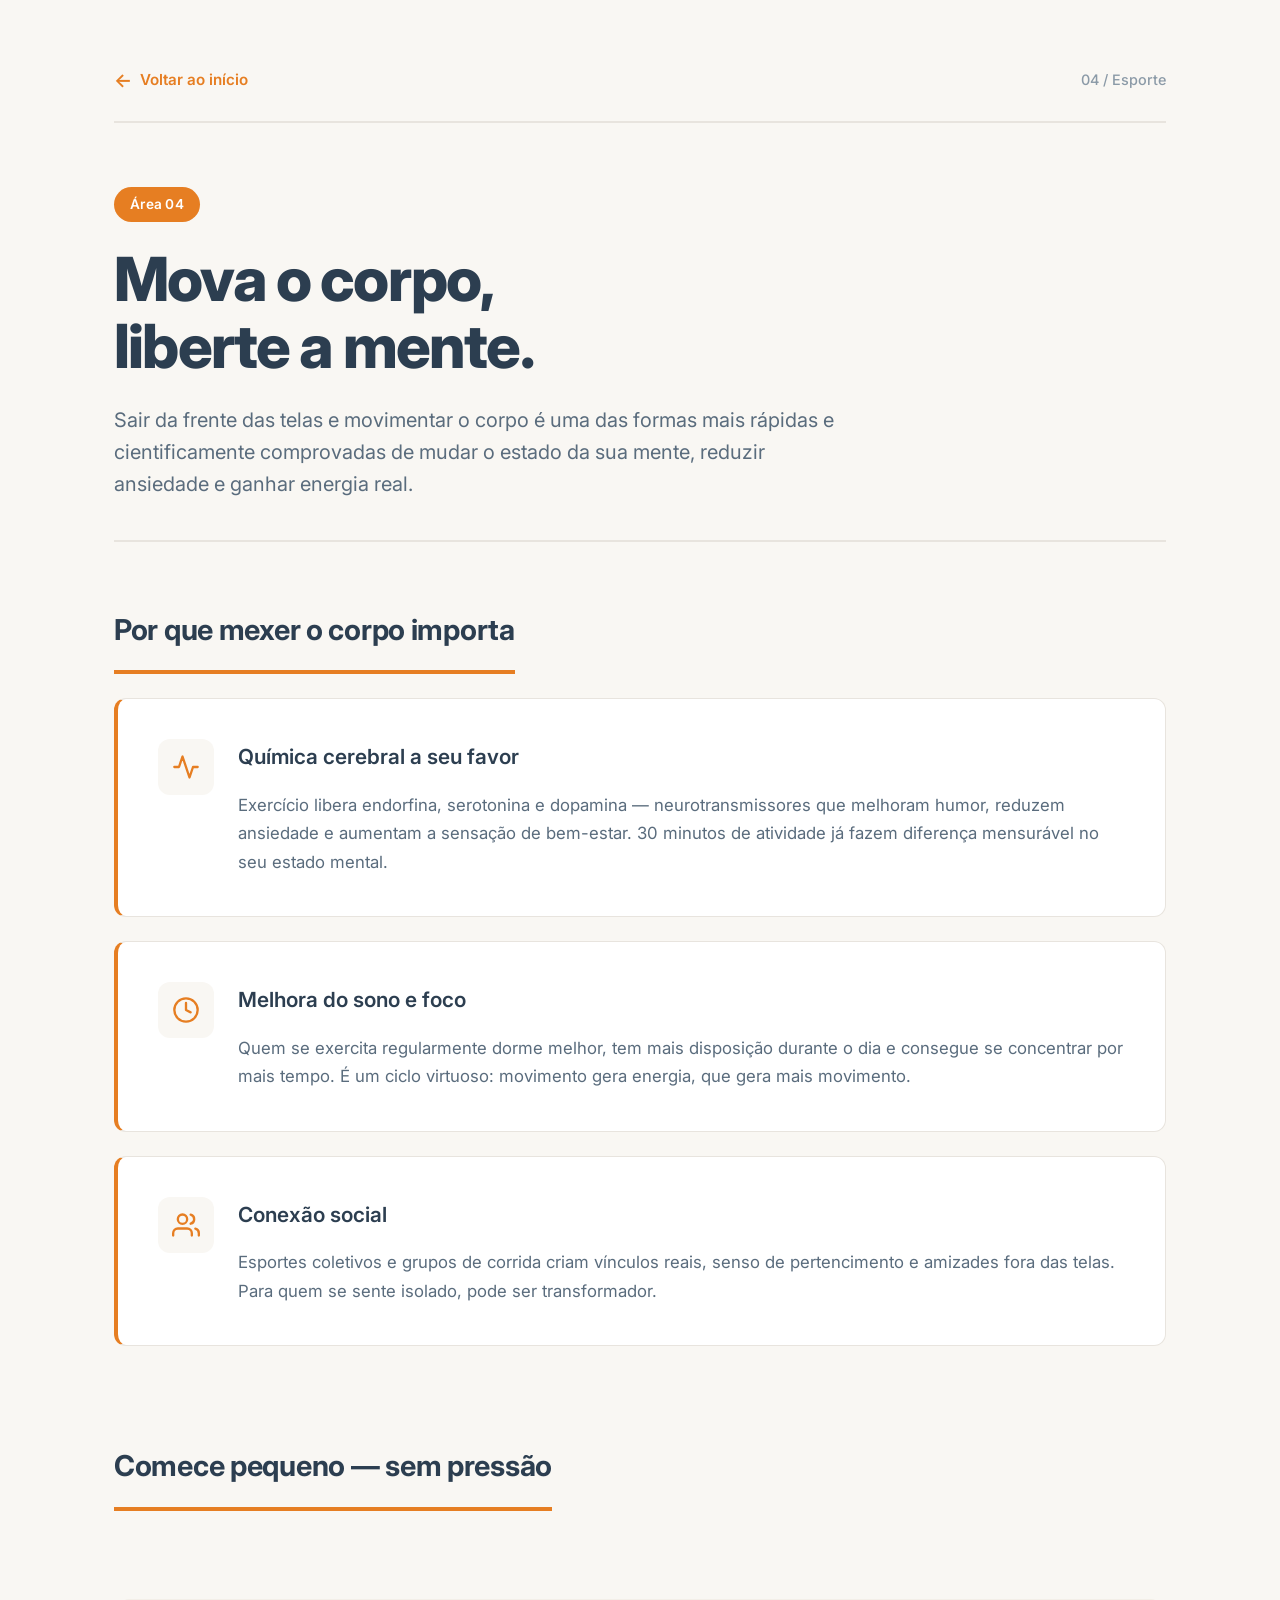
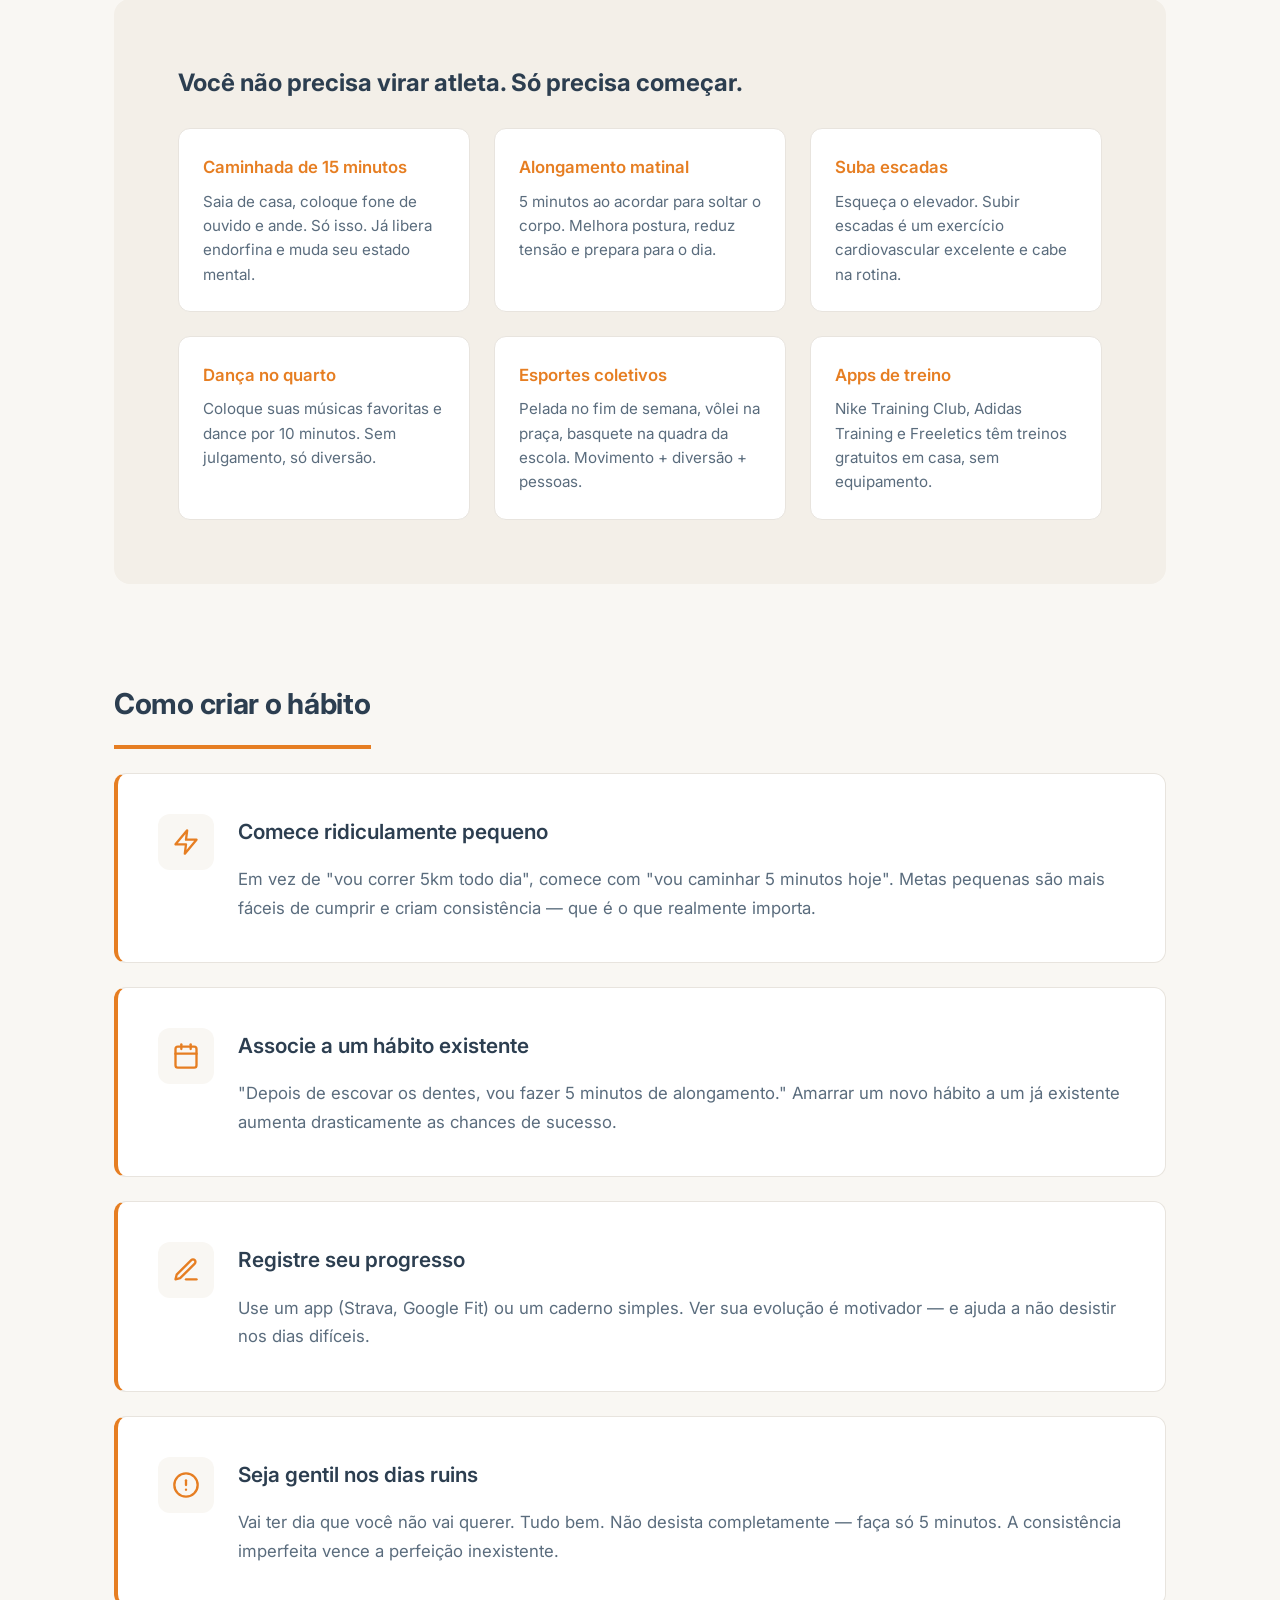
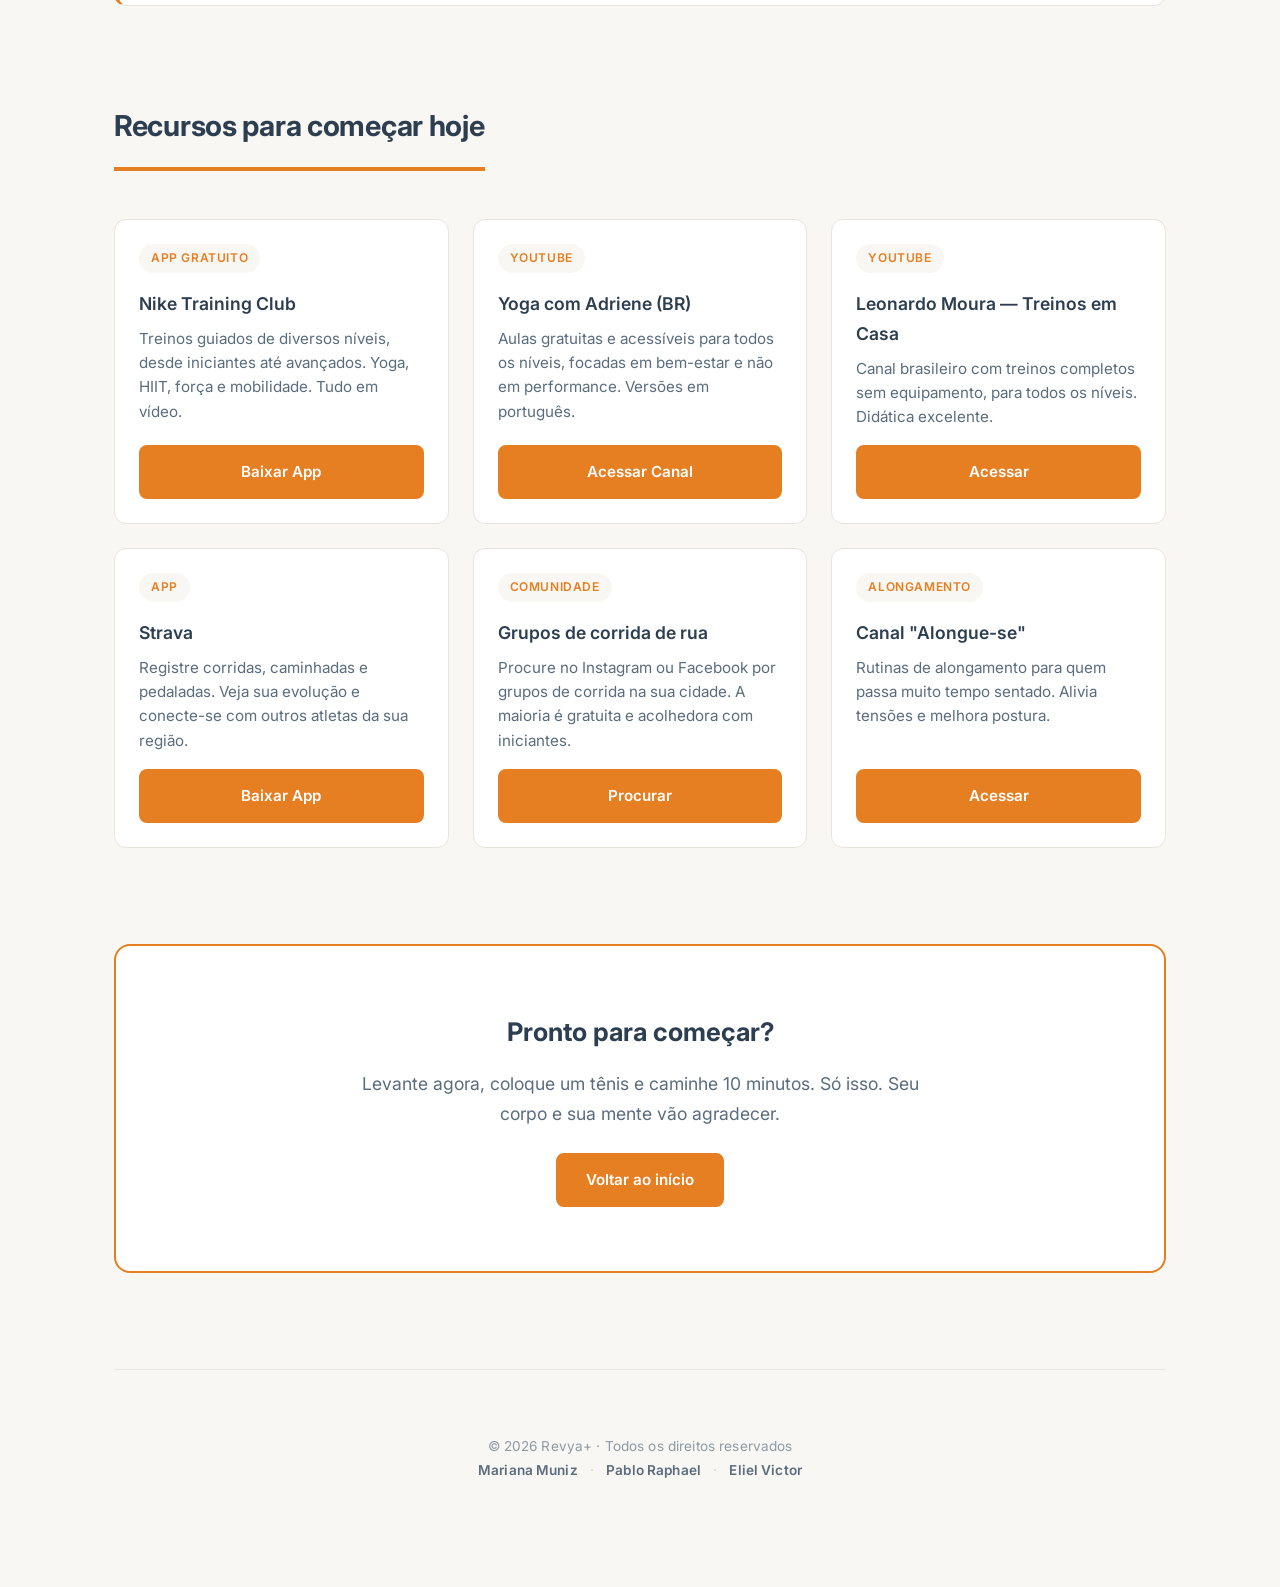
<file: esporte.html>
<!DOCTYPE html>
<html lang="pt-BR">
<head>
    <meta charset="UTF-8">
    <meta name="viewport" content="width=device-width, initial-scale=1.0">
    <meta name="description" content="Atividades físicas, esportes e movimento para transformar sua saúde mental e física">
    <title>Esporte | Revya+</title>
    <link rel="stylesheet" href="style.css">
</head>
<body>
    <div class="container">
        <nav class="nav-header">
            <a href="index.html" class="back-link">Voltar ao início</a>
            <span class="page-indicator">04 / Esporte</span>
        </nav>

        <section class="subpage-hero">
            <span class="hero-tag">Área 04</span>
            <h1>Mova o corpo,<br>liberte a mente.</h1>
            <p class="subtitle">Sair da frente das telas e movimentar o corpo é uma das formas mais rápidas e cientificamente comprovadas de mudar o estado da sua mente, reduzir ansiedade e ganhar energia real.</p>
        </section>

        <section class="section">
            <h2 class="section-title">Por que mexer o corpo importa</h2>
            
            <div class="content-card">
                <div class="card-icon">
                    <svg viewBox="0 0 24 24"><path d="M22 12h-4l-3 9L9 3l-3 9H2"/></svg>
                </div>
                <div class="card-content">
                    <h3>Química cerebral a seu favor</h3>
                    <p>Exercício libera endorfina, serotonina e dopamina — neurotransmissores que melhoram humor, reduzem ansiedade e aumentam a sensação de bem-estar. 30 minutos de atividade já fazem diferença mensurável no seu estado mental.</p>
                </div>
            </div>

            <div class="content-card">
                <div class="card-icon">
                    <svg viewBox="0 0 24 24"><circle cx="12" cy="12" r="10"/><polyline points="12 6 12 12 16 14"/></svg>
                </div>
                <div class="card-content">
                    <h3>Melhora do sono e foco</h3>
                    <p>Quem se exercita regularmente dorme melhor, tem mais disposição durante o dia e consegue se concentrar por mais tempo. É um ciclo virtuoso: movimento gera energia, que gera mais movimento.</p>
                </div>
            </div>

            <div class="content-card">
                <div class="card-icon">
                    <svg viewBox="0 0 24 24"><path d="M17 21v-2a4 4 0 0 0-4-4H5a4 4 0 0 0-4 4v2"/><circle cx="9" cy="7" r="4"/><path d="M23 21v-2a4 4 0 0 0-3-3.87"/><path d="M16 3.13a4 4 0 0 1 0 7.75"/></svg>
                </div>
                <div class="card-content">
                    <h3>Conexão social</h3>
                    <p>Esportes coletivos e grupos de corrida criam vínculos reais, senso de pertencimento e amizades fora das telas. Para quem se sente isolado, pode ser transformador.</p>
                </div>
            </div>
        </section>

        <section class="section">
            <h2 class="section-title">Comece pequeno — sem pressão</h2>
            
            <div class="tips-section">
                <h3>Você não precisa virar atleta. Só precisa começar.</h3>
                <div class="tips-grid">
                    <div class="tip-item">
                        <h4>Caminhada de 15 minutos</h4>
                        <p>Saia de casa, coloque fone de ouvido e ande. Só isso. Já libera endorfina e muda seu estado mental.</p>
                    </div>
                    <div class="tip-item">
                        <h4>Alongamento matinal</h4>
                        <p>5 minutos ao acordar para soltar o corpo. Melhora postura, reduz tensão e prepara para o dia.</p>
                    </div>
                    <div class="tip-item">
                        <h4>Suba escadas</h4>
                        <p>Esqueça o elevador. Subir escadas é um exercício cardiovascular excelente e cabe na rotina.</p>
                    </div>
                    <div class="tip-item">
                        <h4>Dança no quarto</h4>
                        <p>Coloque suas músicas favoritas e dance por 10 minutos. Sem julgamento, só diversão.</p>
                    </div>
                    <div class="tip-item">
                        <h4>Esportes coletivos</h4>
                        <p>Pelada no fim de semana, vôlei na praça, basquete na quadra da escola. Movimento + diversão + pessoas.</p>
                    </div>
                    <div class="tip-item">
                        <h4>Apps de treino</h4>
                        <p>Nike Training Club, Adidas Training e Freeletics têm treinos gratuitos em casa, sem equipamento.</p>
                    </div>
                </div>
            </div>
        </section>

        <section class="section">
            <h2 class="section-title">Como criar o hábito</h2>
            
            <div class="content-card">
                <div class="card-icon">
                    <svg viewBox="0 0 24 24"><path d="M13 2L3 14h9l-1 8 10-12h-9l1-8z"/></svg>
                </div>
                <div class="card-content">
                    <h3>Comece ridiculamente pequeno</h3>
                    <p>Em vez de "vou correr 5km todo dia", comece com "vou caminhar 5 minutos hoje". Metas pequenas são mais fáceis de cumprir e criam consistência — que é o que realmente importa.</p>
                </div>
            </div>

            <div class="content-card">
                <div class="card-icon">
                    <svg viewBox="0 0 24 24"><rect x="3" y="4" width="18" height="18" rx="2" ry="2"/><line x1="16" y1="2" x2="16" y2="6"/><line x1="8" y1="2" x2="8" y2="6"/><line x1="3" y1="10" x2="21" y2="10"/></svg>
                </div>
                <div class="card-content">
                    <h3>Associe a um hábito existente</h3>
                    <p>"Depois de escovar os dentes, vou fazer 5 minutos de alongamento." Amarrar um novo hábito a um já existente aumenta drasticamente as chances de sucesso.</p>
                </div>
            </div>

            <div class="content-card">
                <div class="card-icon">
                    <svg viewBox="0 0 24 24"><path d="M12 20h9"/><path d="M16.5 3.5a2.121 2.121 0 0 1 3 3L7 19l-4 1 1-4L16.5 3.5z"/></svg>
                </div>
                <div class="card-content">
                    <h3>Registre seu progresso</h3>
                    <p>Use um app (Strava, Google Fit) ou um caderno simples. Ver sua evolução é motivador — e ajuda a não desistir nos dias difíceis.</p>
                </div>
            </div>

            <div class="content-card">
                <div class="card-icon">
                    <svg viewBox="0 0 24 24"><circle cx="12" cy="12" r="10"/><line x1="12" y1="8" x2="12" y2="12"/><line x1="12" y1="16" x2="12.01" y2="16"/></svg>
                </div>
                <div class="card-content">
                    <h3>Seja gentil nos dias ruins</h3>
                    <p>Vai ter dia que você não vai querer. Tudo bem. Não desista completamente — faça só 5 minutos. A consistência imperfeita vence a perfeição inexistente.</p>
                </div>
            </div>
        </section>

        <section class="section">
            <h2 class="section-title">Recursos para começar hoje</h2>
            
            <div class="resources-expanded">
                <div class="resource-item">
                    <span class="resource-tag">App Gratuito</span>
                    <h4>Nike Training Club</h4>
                    <p>Treinos guiados de diversos níveis, desde iniciantes até avançados. Yoga, HIIT, força e mobilidade. Tudo em vídeo.</p>
                    <a href="https://www.nike.com/ntc-app" target="_blank" class="btn-primary">Baixar App</a>
                </div>

                <div class="resource-item">
                    <span class="resource-tag">YouTube</span>
                    <h4>Yoga com Adriene (BR)</h4>
                    <p>Aulas gratuitas e acessíveis para todos os níveis, focadas em bem-estar e não em performance. Versões em português.</p>
                    <a href="https://www.youtube.com/@YogawithAdrieneBR" target="_blank" class="btn-primary">Acessar Canal</a>
                </div>

                <div class="resource-item">
                    <span class="resource-tag">YouTube</span>
                    <h4>Leonardo Moura — Treinos em Casa</h4>
                    <p>Canal brasileiro com treinos completos sem equipamento, para todos os níveis. Didática excelente.</p>
                    <a href="https://www.youtube.com/results?search_query=treino+em+casa" target="_blank" class="btn-primary">Acessar</a>
                </div>

                <div class="resource-item">
                    <span class="resource-tag">App</span>
                    <h4>Strava</h4>
                    <p>Registre corridas, caminhadas e pedaladas. Veja sua evolução e conecte-se com outros atletas da sua região.</p>
                    <a href="https://www.strava.com/" target="_blank" class="btn-primary">Baixar App</a>
                </div>

                <div class="resource-item">
                    <span class="resource-tag">Comunidade</span>
                    <h4>Grupos de corrida de rua</h4>
                    <p>Procure no Instagram ou Facebook por grupos de corrida na sua cidade. A maioria é gratuita e acolhedora com iniciantes.</p>
                    <a href="https://www.facebook.com/groups/" target="_blank" class="btn-primary">Procurar</a>
                </div>

                <div class="resource-item">
                    <span class="resource-tag">Alongamento</span>
                    <h4>Canal "Alongue-se"</h4>
                    <p>Rutinas de alongamento para quem passa muito tempo sentado. Alivia tensões e melhora postura.</p>
                    <a href="https://www.youtube.com/results?search_query=alongamento+para+iniciantes" target="_blank" class="btn-primary">Acessar</a>
                </div>
            </div>
        </section>

        <section class="next-steps">
            <h3>Pronto para começar?</h3>
            <p>Levante agora, coloque um tênis e caminhe 10 minutos. Só isso. Seu corpo e sua mente vão agradecer.</p>
            <a href="index.html" class="btn-primary">Voltar ao início</a>
        </section>

        <footer class="site-footer">
            <p class="footer-line">&copy; 2026 Revya+ · Todos os direitos reservados</p>
            <p class="footer-line">
                <span class="footer-names">Mariana Muniz</span>
                <span class="footer-separator">·</span>
                <span class="footer-names">Pablo Raphael</span>
                <span class="footer-separator">·</span>
                <span class="footer-names">Eliel Victor</span>
            </p>
        </footer>
    </div>
</body>
</html>
</file>
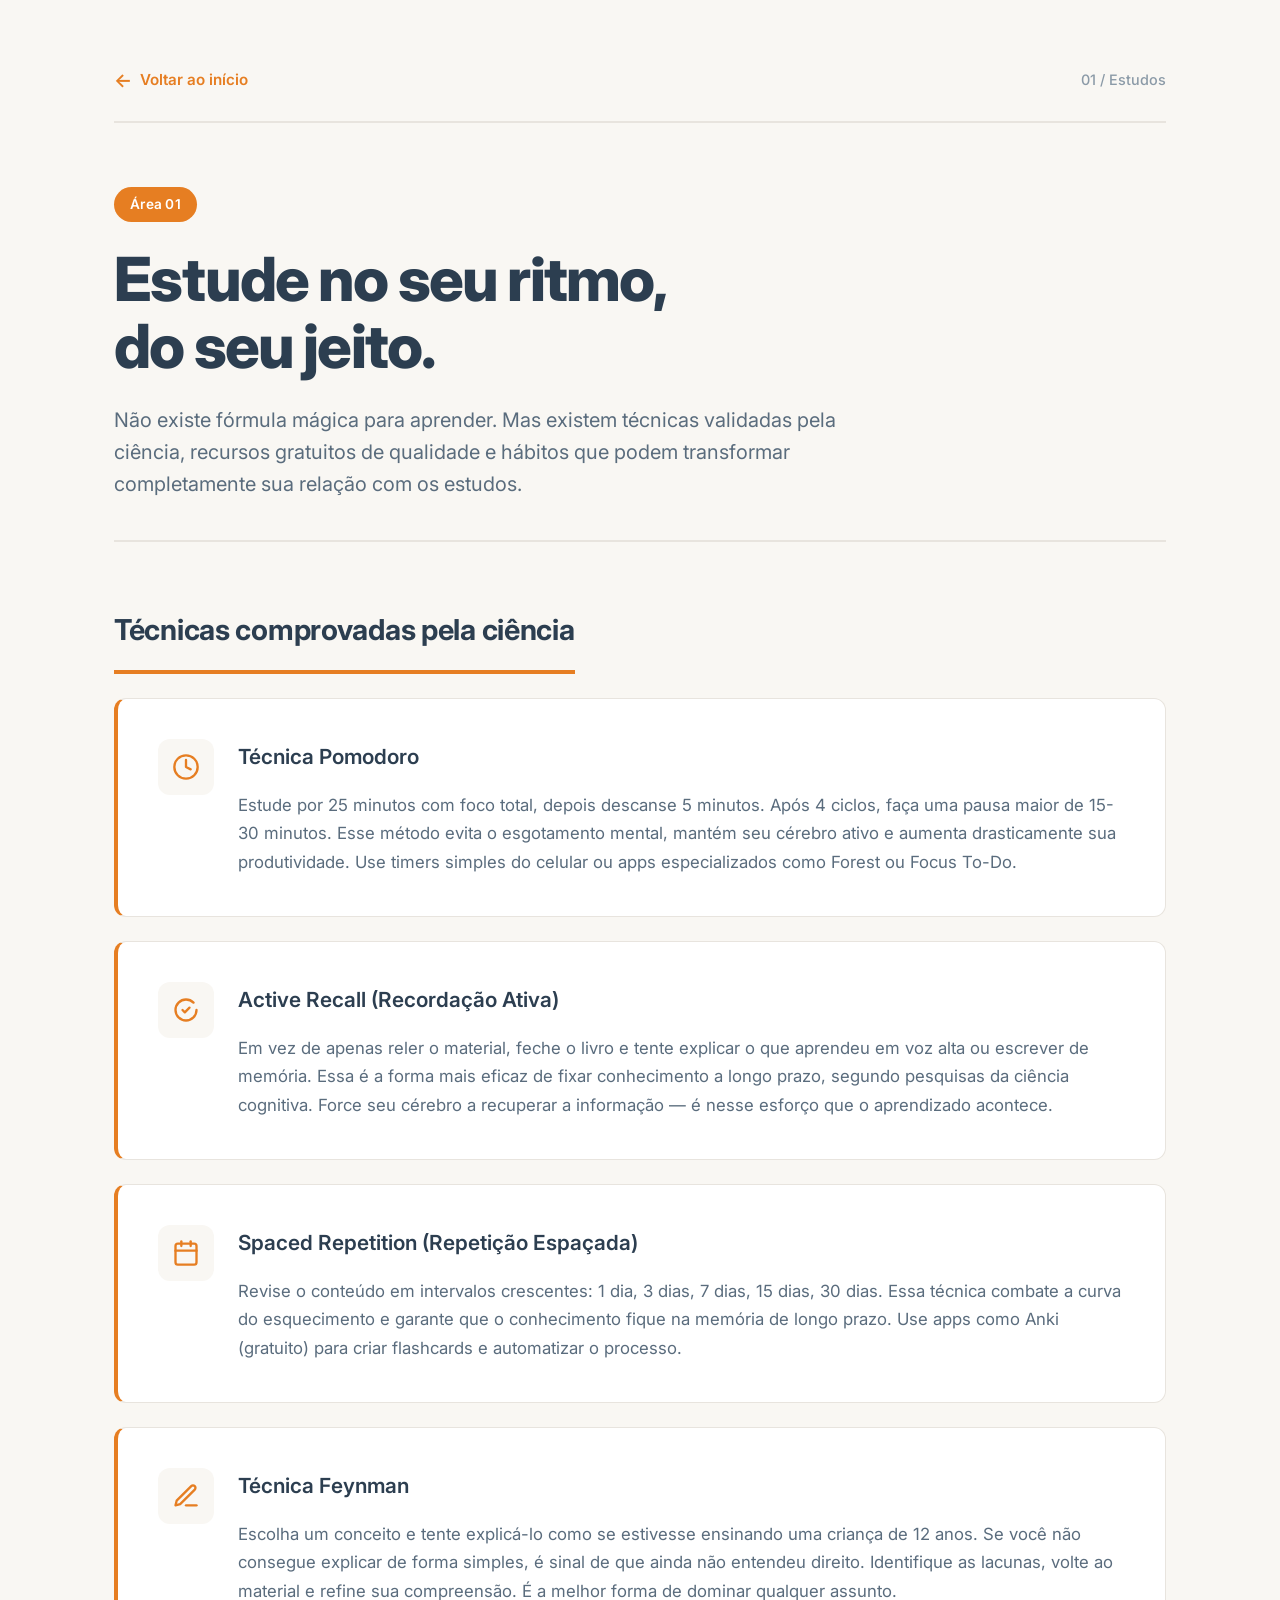
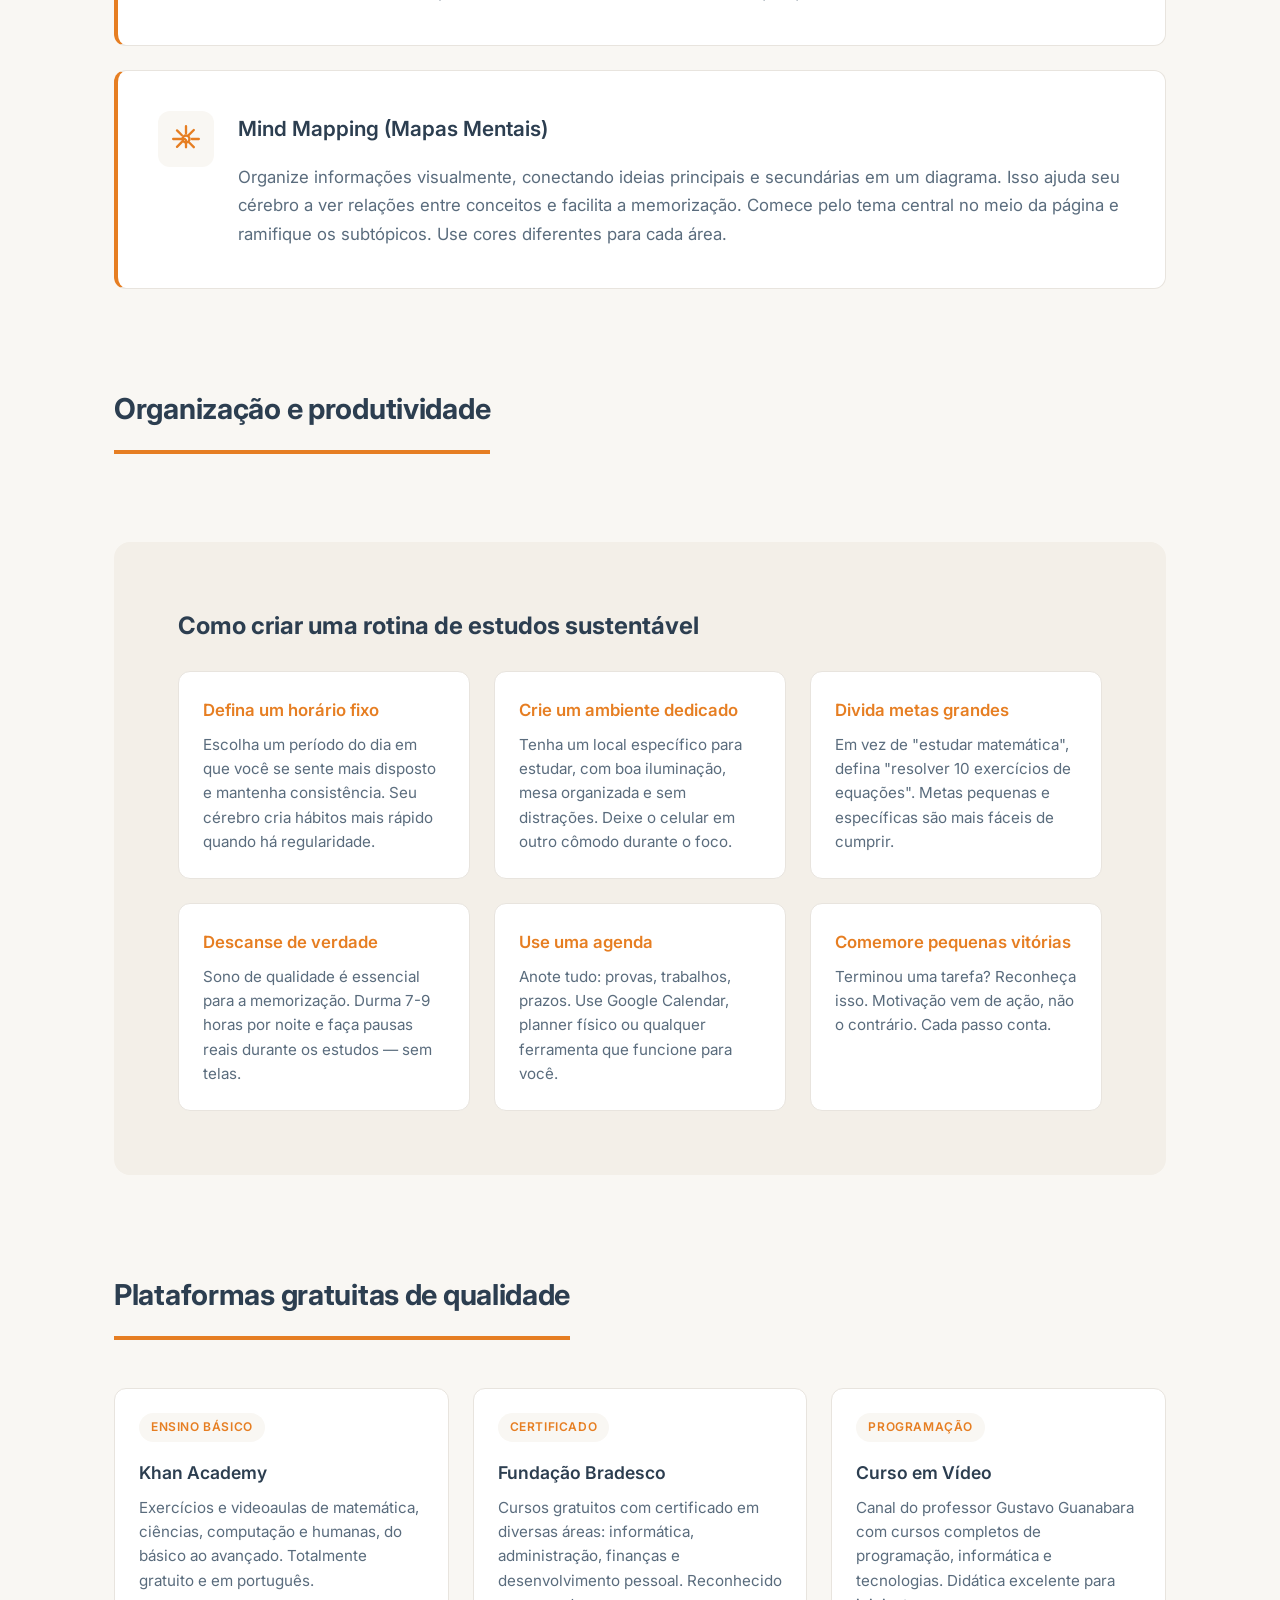
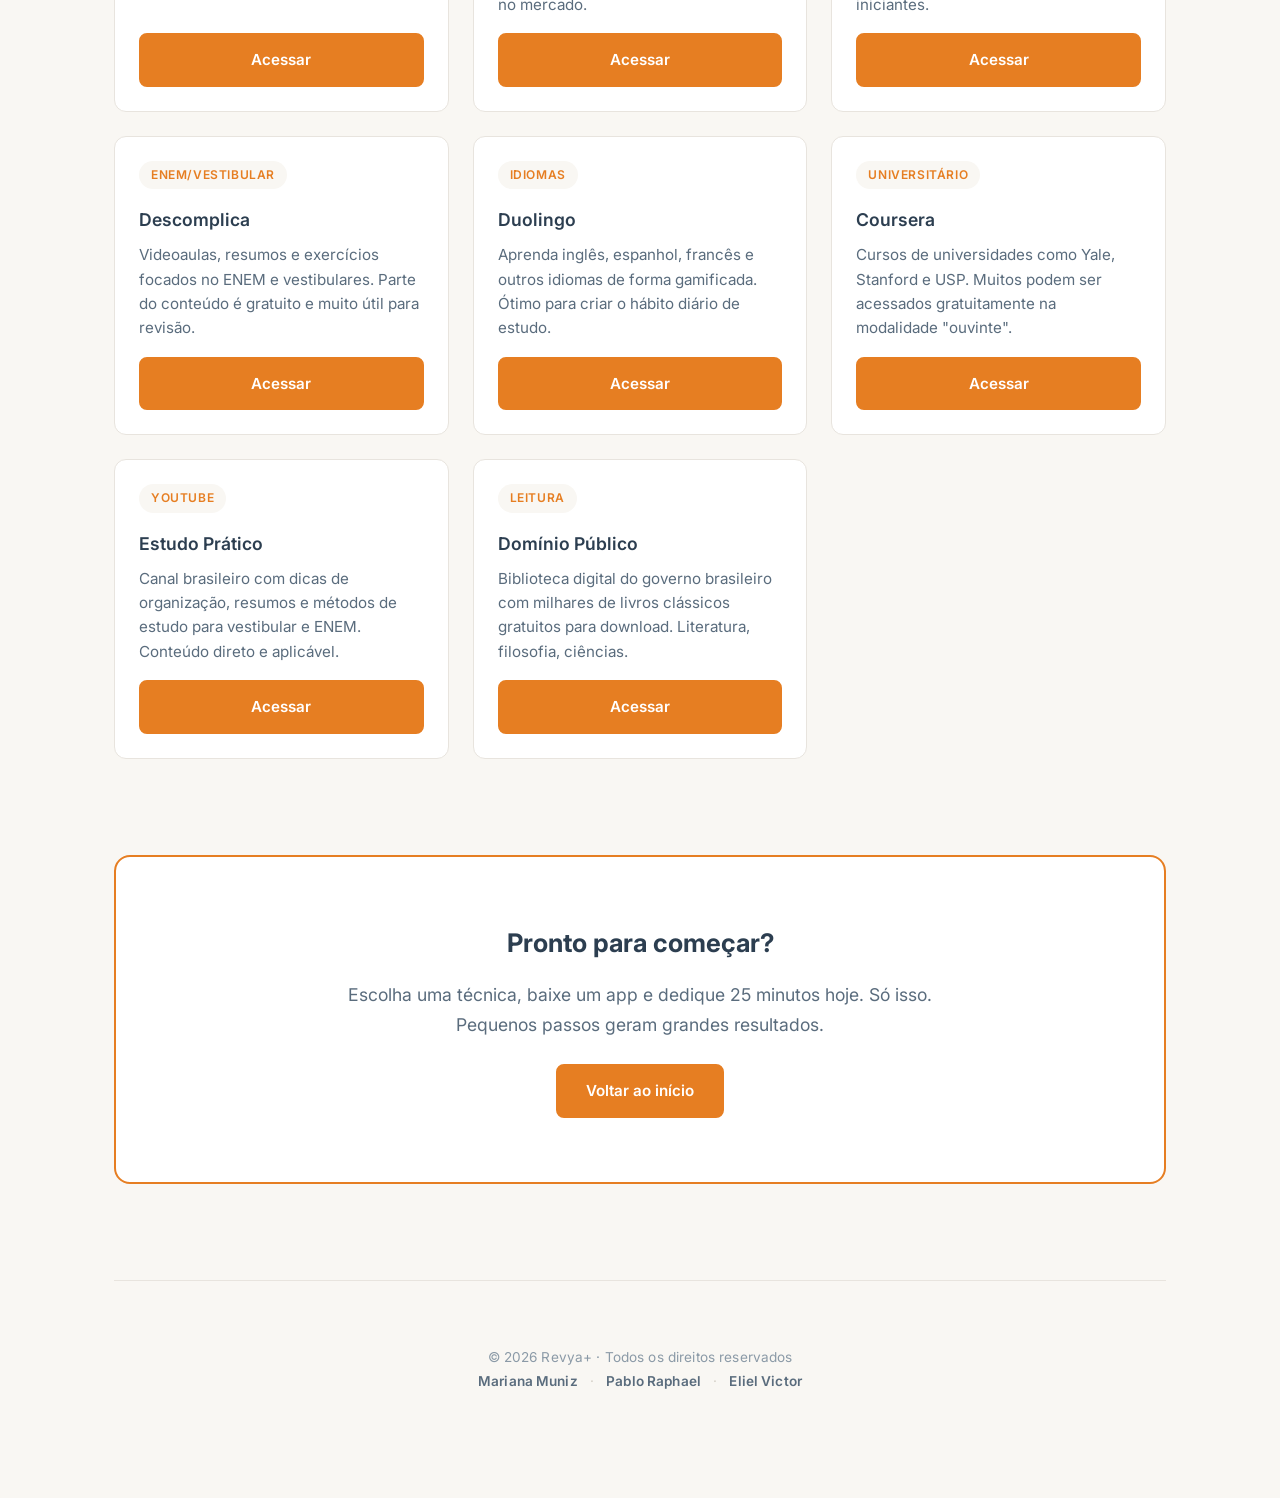
<file: estudos.html>
<!DOCTYPE html>
<html lang="pt-BR">
<head>
    <meta charset="UTF-8">
    <meta name="viewport" content="width=device-width, initial-scale=1.0">
    <meta name="description" content="Técnicas comprovadas, recursos gratuitos e orientações práticas para estudar melhor">
    <title>Estudos | Revya+</title>
    <link rel="stylesheet" href="style.css">
</head>
<body>
    <div class="container">
        <nav class="nav-header">
            <a href="index.html" class="back-link">Voltar ao início</a>
            <span class="page-indicator">01 / Estudos</span>
        </nav>

        <section class="subpage-hero">
            <span class="hero-tag">Área 01</span>
            <h1>Estude no seu ritmo,<br>do seu jeito.</h1>
            <p class="subtitle">Não existe fórmula mágica para aprender. Mas existem técnicas validadas pela ciência, recursos gratuitos de qualidade e hábitos que podem transformar completamente sua relação com os estudos.</p>
        </section>

        <section class="section">
            <h2 class="section-title">Técnicas comprovadas pela ciência</h2>
            
            <div class="content-card">
                <div class="card-icon">
                    <svg viewBox="0 0 24 24"><circle cx="12" cy="12" r="10"/><polyline points="12 6 12 12 16 14"/></svg>
                </div>
                <div class="card-content">
                    <h3>Técnica Pomodoro</h3>
                    <p>Estude por 25 minutos com foco total, depois descanse 5 minutos. Após 4 ciclos, faça uma pausa maior de 15-30 minutos. Esse método evita o esgotamento mental, mantém seu cérebro ativo e aumenta drasticamente sua produtividade. Use timers simples do celular ou apps especializados como Forest ou Focus To-Do.</p>
                </div>
            </div>

            <div class="content-card">
                <div class="card-icon">
                    <svg viewBox="0 0 24 24"><path d="M9 12l2 2 4-4"/><path d="M21 12c0 4.97-4.03 9-9 9s-9-4.03-9-9 4.03-9 9-9c2.5 0 4.78 1.02 6.44 2.66"/></svg>
                </div>
                <div class="card-content">
                    <h3>Active Recall (Recordação Ativa)</h3>
                    <p>Em vez de apenas reler o material, feche o livro e tente explicar o que aprendeu em voz alta ou escrever de memória. Essa é a forma mais eficaz de fixar conhecimento a longo prazo, segundo pesquisas da ciência cognitiva. Force seu cérebro a recuperar a informação — é nesse esforço que o aprendizado acontece.</p>
                </div>
            </div>

            <div class="content-card">
                <div class="card-icon">
                    <svg viewBox="0 0 24 24"><rect x="3" y="4" width="18" height="18" rx="2" ry="2"/><line x1="16" y1="2" x2="16" y2="6"/><line x1="8" y1="2" x2="8" y2="6"/><line x1="3" y1="10" x2="21" y2="10"/></svg>
                </div>
                <div class="card-content">
                    <h3>Spaced Repetition (Repetição Espaçada)</h3>
                    <p>Revise o conteúdo em intervalos crescentes: 1 dia, 3 dias, 7 dias, 15 dias, 30 dias. Essa técnica combate a curva do esquecimento e garante que o conhecimento fique na memória de longo prazo. Use apps como Anki (gratuito) para criar flashcards e automatizar o processo.</p>
                </div>
            </div>

            <div class="content-card">
                <div class="card-icon">
                    <svg viewBox="0 0 24 24"><path d="M12 20h9"/><path d="M16.5 3.5a2.121 2.121 0 0 1 3 3L7 19l-4 1 1-4L16.5 3.5z"/></svg>
                </div>
                <div class="card-content">
                    <h3>Técnica Feynman</h3>
                    <p>Escolha um conceito e tente explicá-lo como se estivesse ensinando uma criança de 12 anos. Se você não consegue explicar de forma simples, é sinal de que ainda não entendeu direito. Identifique as lacunas, volte ao material e refine sua compreensão. É a melhor forma de dominar qualquer assunto.</p>
                </div>
            </div>

            <div class="content-card">
                <div class="card-icon">
                    <svg viewBox="0 0 24 24"><circle cx="12" cy="12" r="3"/><path d="M12 1v6m0 6v6m11-7h-6m-6 0H1m17.7-7.7l-4.2 4.2m-6 6l-4.2 4.2m0-14.1l4.2 4.2m6 6l4.2 4.2"/></svg>
                </div>
                <div class="card-content">
                    <h3>Mind Mapping (Mapas Mentais)</h3>
                    <p>Organize informações visualmente, conectando ideias principais e secundárias em um diagrama. Isso ajuda seu cérebro a ver relações entre conceitos e facilita a memorização. Comece pelo tema central no meio da página e ramifique os subtópicos. Use cores diferentes para cada área.</p>
                </div>
            </div>
        </section>

        <section class="section">
            <h2 class="section-title">Organização e produtividade</h2>
            
            <div class="tips-section">
                <h3>Como criar uma rotina de estudos sustentável</h3>
                <div class="tips-grid">
                    <div class="tip-item">
                        <h4>Defina um horário fixo</h4>
                        <p>Escolha um período do dia em que você se sente mais disposto e mantenha consistência. Seu cérebro cria hábitos mais rápido quando há regularidade.</p>
                    </div>
                    <div class="tip-item">
                        <h4>Crie um ambiente dedicado</h4>
                        <p>Tenha um local específico para estudar, com boa iluminação, mesa organizada e sem distrações. Deixe o celular em outro cômodo durante o foco.</p>
                    </div>
                    <div class="tip-item">
                        <h4>Divida metas grandes</h4>
                        <p>Em vez de "estudar matemática", defina "resolver 10 exercícios de equações". Metas pequenas e específicas são mais fáceis de cumprir.</p>
                    </div>
                    <div class="tip-item">
                        <h4>Descanse de verdade</h4>
                        <p>Sono de qualidade é essencial para a memorização. Durma 7-9 horas por noite e faça pausas reais durante os estudos — sem telas.</p>
                    </div>
                    <div class="tip-item">
                        <h4>Use uma agenda</h4>
                        <p>Anote tudo: provas, trabalhos, prazos. Use Google Calendar, planner físico ou qualquer ferramenta que funcione para você.</p>
                    </div>
                    <div class="tip-item">
                        <h4>Comemore pequenas vitórias</h4>
                        <p>Terminou uma tarefa? Reconheça isso. Motivação vem de ação, não o contrário. Cada passo conta.</p>
                    </div>
                </div>
            </div>
        </section>

        <section class="section">
            <h2 class="section-title">Plataformas gratuitas de qualidade</h2>
            
            <div class="resources-expanded">
                <div class="resource-item">
                    <span class="resource-tag">Ensino Básico</span>
                    <h4>Khan Academy</h4>
                    <p>Exercícios e videoaulas de matemática, ciências, computação e humanas, do básico ao avançado. Totalmente gratuito e em português.</p>
                    <a href="https://pt.khanacademy.org/" target="_blank" class="btn-primary">Acessar</a>
                </div>

                <div class="resource-item">
                    <span class="resource-tag">Certificado</span>
                    <h4>Fundação Bradesco</h4>
                    <p>Cursos gratuitos com certificado em diversas áreas: informática, administração, finanças e desenvolvimento pessoal. Reconhecido no mercado.</p>
                    <a href="https://www.ev.org.br/" target="_blank" class="btn-primary">Acessar</a>
                </div>

                <div class="resource-item">
                    <span class="resource-tag">Programação</span>
                    <h4>Curso em Vídeo</h4>
                    <p>Canal do professor Gustavo Guanabara com cursos completos de programação, informática e tecnologias. Didática excelente para iniciantes.</p>
                    <a href="https://www.cursoemvideo.com/" target="_blank" class="btn-primary">Acessar</a>
                </div>

                <div class="resource-item">
                    <span class="resource-tag">ENEM/Vestibular</span>
                    <h4>Descomplica</h4>
                    <p>Videoaulas, resumos e exercícios focados no ENEM e vestibulares. Parte do conteúdo é gratuito e muito útil para revisão.</p>
                    <a href="https://descomplica.com.br/" target="_blank" class="btn-primary">Acessar</a>
                </div>

                <div class="resource-item">
                    <span class="resource-tag">Idiomas</span>
                    <h4>Duolingo</h4>
                    <p>Aprenda inglês, espanhol, francês e outros idiomas de forma gamificada. Ótimo para criar o hábito diário de estudo.</p>
                    <a href="https://pt.duolingo.com/" target="_blank" class="btn-primary">Acessar</a>
                </div>

                <div class="resource-item">
                    <span class="resource-tag">Universitário</span>
                    <h4>Coursera</h4>
                    <p>Cursos de universidades como Yale, Stanford e USP. Muitos podem ser acessados gratuitamente na modalidade "ouvinte".</p>
                    <a href="https://www.coursera.org/" target="_blank" class="btn-primary">Acessar</a>
                </div>

                <div class="resource-item">
                    <span class="resource-tag">YouTube</span>
                    <h4>Estudo Prático</h4>
                    <p>Canal brasileiro com dicas de organização, resumos e métodos de estudo para vestibular e ENEM. Conteúdo direto e aplicável.</p>
                    <a href="https://www.youtube.com/@estudopratico" target="_blank" class="btn-primary">Acessar</a>
                </div>

                <div class="resource-item">
                    <span class="resource-tag">Leitura</span>
                    <h4>Domínio Público</h4>
                    <p>Biblioteca digital do governo brasileiro com milhares de livros clássicos gratuitos para download. Literatura, filosofia, ciências.</p>
                    <a href="http://www.dominiopublico.gov.br/" target="_blank" class="btn-primary">Acessar</a>
                </div>
            </div>
        </section>

        <section class="next-steps">
            <h3>Pronto para começar?</h3>
            <p>Escolha uma técnica, baixe um app e dedique 25 minutos hoje. Só isso. Pequenos passos geram grandes resultados.</p>
            <a href="index.html" class="btn-primary">Voltar ao início</a>
        </section>

        <footer class="site-footer">
            <p class="footer-line">&copy; 2026 Revya+ · Todos os direitos reservados</p>
            <p class="footer-line">
                <span class="footer-names">Mariana Muniz</span>
                <span class="footer-separator">·</span>
                <span class="footer-names">Pablo Raphael</span>
                <span class="footer-separator">·</span>
                <span class="footer-names">Eliel Victor</span>
            </p>
        </footer>
    </div>
</body>
</html>
</file>
<file: style.css>
/* ===================================
   REVYA+ | Design System Completo
   =================================== */

@import url('https://fonts.googleapis.com/css2?family=Inter:wght@300;400;500;600;700;800&display=swap');

:root {
  --bg-primary: #F9F7F3;
  --bg-secondary: #FFFFFF;
  --bg-tertiary: #F3EFE8;
  --bg-card: #FFFFFF;
  
  --text-primary: #2C3E50;
  --text-secondary: #5A6C7D;
  --text-light: #8B9AA7;
  
  --accent-primary: #E67E22;
  --accent-hover: #D35400;
  
  --border: #E8E4DE;
  --border-hover: #D4CFC7;
  
  --spacing-xs: 8px;
  --spacing-sm: 16px;
  --spacing-md: 24px;
  --spacing-lg: 40px;
  --spacing-xl: 64px;
  --spacing-2xl: 96px;
  
  --font-main: 'Inter', -apple-system, BlinkMacSystemFont, sans-serif;
  --transition: all 0.3s ease;
  --shadow-sm: 0 2px 8px rgba(0, 0, 0, 0.04);
  --shadow-md: 0 8px 24px rgba(0, 0, 0, 0.08);
  --shadow-lg: 0 16px 48px rgba(0, 0, 0, 0.12);
}

* { margin: 0; padding: 0; box-sizing: border-box; }
html { scroll-behavior: smooth; }

body {
  font-family: var(--font-main);
  background-color: var(--bg-primary);
  color: var(--text-primary);
  line-height: 1.7;
  font-weight: 400;
  -webkit-font-smoothing: antialiased;
}

.container {
  max-width: 1100px;
  margin: 0 auto;
  padding: var(--spacing-xl) var(--spacing-md);
}

/* ============ NAV ============ */
.nav-header {
  display: flex;
  align-items: center;
  justify-content: space-between;
  margin-bottom: var(--spacing-xl);
  padding-bottom: var(--spacing-md);
  border-bottom: 2px solid var(--border);
}

.back-link {
  display: inline-flex;
  align-items: center;
  gap: 8px;
  color: var(--accent-primary);
  text-decoration: none;
  font-size: 0.95rem;
  font-weight: 600;
  transition: var(--transition);
}
.back-link:hover { color: var(--text-primary); }
.back-link::before { content: "←"; font-size: 1.2rem; }

.page-indicator {
  font-size: 0.9rem;
  color: var(--text-light);
  font-weight: 500;
}

/* ============ HERO ============ */
.hero { margin-bottom: var(--spacing-xl); }

.hero h1 {
  font-size: clamp(2.5rem, 5vw, 3.5rem);
  font-weight: 700;
  line-height: 1.2;
  letter-spacing: -0.02em;
  margin-bottom: var(--spacing-md);
  color: var(--text-primary);
}

.hero .subtitle {
  font-size: 1.2rem;
  color: var(--text-secondary);
  line-height: 1.6;
  max-width: 700px;
}

/* ============ SECTIONS ============ */
.section { margin-bottom: var(--spacing-2xl); }

.section-title {
  font-size: 1.8rem;
  font-weight: 700;
  color: var(--text-primary);
  margin-bottom: var(--spacing-md);
  padding-bottom: var(--spacing-sm);
  border-bottom: 4px solid var(--accent-primary);
  display: inline-block;
  letter-spacing: -0.01em;
}

/* ============ CONTENT CARDS ============ */
.content-card {
  background: var(--bg-card);
  border: 1px solid var(--border);
  border-left: 4px solid var(--accent-primary);
  border-radius: 12px;
  padding: var(--spacing-lg);
  margin-bottom: var(--spacing-md);
  transition: var(--transition);
  display: flex;
  gap: var(--spacing-md);
}

.content-card:hover {
  border-color: var(--border-hover);
  border-left-color: var(--accent-primary);
  transform: translateY(-2px);
  box-shadow: var(--shadow-md);
}

.card-icon {
  flex-shrink: 0;
  width: 56px; height: 56px;
  background: var(--bg-primary);
  border-radius: 12px;
  display: flex; align-items: center; justify-content: center;
  transition: var(--transition);
}

.content-card:hover .card-icon {
  background: var(--accent-primary);
  transform: scale(1.05);
}

.card-icon svg {
  width: 28px; height: 28px;
  stroke: var(--accent-primary); fill: none;
  stroke-width: 2; stroke-linecap: round; stroke-linejoin: round;
  transition: var(--transition);
}

.content-card:hover .card-icon svg { stroke: white; }

.card-content { flex: 1; }
.content-card h3 { font-size: 1.3rem; font-weight: 600; margin-bottom: var(--spacing-sm); color: var(--text-primary); }
.content-card p { color: var(--text-secondary); line-height: 1.7; font-size: 1.05rem; }

/* ============ BUTTONS ============ */
.btn-primary {
  display: inline-block;
  background: var(--accent-primary);
  color: white;
  padding: 12px 28px;
  border-radius: 8px;
  text-decoration: none;
  font-weight: 600;
  font-size: 0.95rem;
  transition: var(--transition);
  text-align: center;
  border: 2px solid var(--accent-primary);
}
.btn-primary:hover { background: var(--accent-hover); border-color: var(--accent-hover); transform: translateY(-2px); box-shadow: 0 4px 12px rgba(230, 126, 34, 0.3); }

.btn-secondary {
  display: inline-block;
  background: transparent;
  color: var(--text-primary);
  border: 2px solid var(--border);
  padding: 12px 28px;
  border-radius: 8px;
  text-decoration: none;
  font-weight: 600;
  font-size: 0.95rem;
  transition: var(--transition);
}
.btn-secondary:hover { border-color: var(--accent-primary); color: var(--accent-primary); }

/* ============ CALLOUT ============ */
.callout {
  background: #FFF8F0;
  border: 2px solid var(--accent-primary);
  border-radius: 12px;
  padding: var(--spacing-lg);
  margin: var(--spacing-lg) 0;
}
.callout h3 { color: var(--accent-primary); font-size: 1.2rem; font-weight: 600; margin-bottom: var(--spacing-sm); }
.callout p { color: var(--text-secondary); line-height: 1.7; font-size: 1.05rem; }

/* ============ CALLOUT URGENT (CVV) ============ */
.callout-urgent {
  background: linear-gradient(135deg, #FEF3C7 0%, #FDE68A 100%);
  border: 2px solid #F59E0B;
  border-radius: 16px;
  padding: var(--spacing-xl);
  margin: var(--spacing-lg) 0;
  position: relative;
  overflow: hidden;
}

.callout-urgent::before {
  content: "";
  position: absolute;
  top: 0; left: 0;
  width: 6px; height: 100%;
  background: #F59E0B;
}

.callout-urgent h3 {
  color: #92400E;
  font-size: 1.4rem;
  font-weight: 700;
  margin-bottom: var(--spacing-sm);
}

.callout-urgent .phone-number {
  font-size: 3rem;
  font-weight: 800;
  color: #92400E;
  letter-spacing: -0.02em;
  margin: var(--spacing-md) 0;
}

.callout-urgent p {
  color: #78350F;
  font-size: 1.05rem;
  line-height: 1.7;
}

/* ============ ALERTS LIST ============ */
.alerts-list {
  background: var(--bg-secondary);
  border: 1px solid var(--border);
  border-radius: 12px;
  padding: var(--spacing-lg);
  margin: var(--spacing-md) 0;
}

.alerts-list h4 {
  font-size: 1.1rem;
  font-weight: 600;
  color: var(--text-primary);
  margin-bottom: var(--spacing-sm);
}

.alerts-list ul {
  list-style: none;
  padding: 0;
}

.alerts-list li {
  padding: 10px 0;
  padding-left: 24px;
  position: relative;
  color: var(--text-secondary);
  border-bottom: 1px solid var(--border);
}

.alerts-list li:last-child { border-bottom: none; }

.alerts-list li::before {
  content: "•";
  position: absolute;
  left: 8px;
  color: var(--accent-primary);
  font-weight: 700;
  font-size: 1.2rem;
}

/* ============ RESOURCES ============ */
.resources-grid, .resources-expanded {
  display: grid;
  grid-template-columns: repeat(auto-fit, minmax(260px, 1fr));
  gap: var(--spacing-md);
  margin-top: var(--spacing-md);
}

.resource-card, .resource-item {
  background: var(--bg-card);
  border: 1px solid var(--border);
  border-radius: 12px;
  padding: var(--spacing-md);
  transition: var(--transition);
  display: flex; flex-direction: column;
}
.resource-card:hover, .resource-item:hover { border-color: var(--accent-primary); transform: translateY(-3px); box-shadow: var(--shadow-md); }
.resource-card h4, .resource-item h4 { font-size: 1.1rem; font-weight: 600; margin-bottom: var(--spacing-xs); color: var(--text-primary); }
.resource-card p, .resource-item p { color: var(--text-secondary); font-size: 0.95rem; line-height: 1.6; margin-bottom: var(--spacing-sm); flex-grow: 1; }

.resource-tag {
  display: inline-block;
  background: var(--bg-primary);
  color: var(--accent-primary);
  padding: 4px 12px;
  border-radius: 100px;
  font-size: 0.75rem;
  font-weight: 600;
  text-transform: uppercase;
  letter-spacing: 0.05em;
  margin-bottom: var(--spacing-sm);
  align-self: flex-start;
}

/* ============ TIPS SECTION ============ */
.tips-section {
  background: var(--bg-tertiary);
  border-radius: 16px;
  padding: var(--spacing-xl);
  margin: var(--spacing-xl) 0;
}

.tips-section h3 {
  font-size: 1.5rem;
  font-weight: 700;
  margin-bottom: var(--spacing-md);
  color: var(--text-primary);
}

.tips-grid {
  display: grid;
  grid-template-columns: repeat(auto-fit, minmax(240px, 1fr));
  gap: var(--spacing-md);
}

.tip-item {
  background: var(--bg-card);
  border: 1px solid var(--border);
  border-radius: 12px;
  padding: var(--spacing-md);
}

.tip-item h4 {
  font-size: 1.05rem;
  font-weight: 600;
  color: var(--accent-primary);
  margin-bottom: var(--spacing-xs);
}

.tip-item p {
  color: var(--text-secondary);
  font-size: 0.95rem;
  line-height: 1.6;
}

/* ============ NEXT STEPS ============ */
.next-steps {
  background: var(--bg-secondary);
  border: 2px solid var(--accent-primary);
  border-radius: 16px;
  padding: var(--spacing-xl);
  margin: var(--spacing-xl) 0;
  text-align: center;
}

.next-steps h3 {
  font-size: 1.6rem;
  font-weight: 700;
  color: var(--text-primary);
  margin-bottom: var(--spacing-sm);
}

.next-steps p {
  color: var(--text-secondary);
  font-size: 1.1rem;
  margin-bottom: var(--spacing-md);
  max-width: 600px;
  margin-left: auto;
  margin-right: auto;
}

/* ============ SUBPAGE HERO ============ */
.subpage-hero {
  margin-bottom: var(--spacing-xl);
  padding-bottom: var(--spacing-lg);
  border-bottom: 2px solid var(--border);
}

.subpage-hero .hero-tag {
  display: inline-block;
  background: var(--accent-primary);
  color: white;
  padding: 6px 16px;
  border-radius: 100px;
  font-size: 0.85rem;
  font-weight: 600;
  margin-bottom: var(--spacing-md);
  letter-spacing: 0.02em;
}

.subpage-hero h1 {
  font-size: clamp(2.5rem, 5vw, 3.8rem);
  font-weight: 800;
  line-height: 1.1;
  letter-spacing: -0.03em;
  margin-bottom: var(--spacing-md);
  color: var(--text-primary);
}

.subpage-hero .subtitle {
  font-size: 1.25rem;
  color: var(--text-secondary);
  line-height: 1.6;
  max-width: 750px;
}

/* =========================================
   HOME
   ========================================= */

.home-hero {
  text-align: center;
  margin-bottom: var(--spacing-2xl);
  padding: var(--spacing-2xl) 0;
  position: relative;
}

.home-hero::before {
  content: "";
  position: absolute;
  top: -100px;
  left: 50%;
  transform: translateX(-50%);
  width: 600px;
  height: 600px;
  background: radial-gradient(circle, rgba(230, 126, 34, 0.08) 0%, transparent 70%);
  pointer-events: none;
  z-index: 0;
}

.home-hero > * {
  position: relative;
  z-index: 1;
}

.hero-badge {
  display: inline-block;
  background: var(--bg-secondary);
  border: 2px solid var(--accent-primary);
  color: var(--accent-primary);
  padding: 8px 20px;
  border-radius: 100px;
  font-size: 0.9rem;
  font-weight: 600;
  margin-bottom: var(--spacing-lg);
  letter-spacing: 0.02em;
}

.home-hero h1 {
  font-size: clamp(3rem, 7vw, 5rem);
  font-weight: 800;
  line-height: 1.1;
  letter-spacing: -0.03em;
  margin-bottom: var(--spacing-lg);
  color: var(--text-primary);
}

.home-hero h1 .highlight {
  color: var(--accent-primary);
  font-style: italic;
  position: relative;
}

.home-hero h1 .highlight::after {
  content: "";
  position: absolute;
  bottom: 8px;
  left: 0;
  width: 100%;
  height: 8px;
  background: rgba(230, 126, 34, 0.2);
  z-index: -1;
}

.home-hero .tagline {
  font-size: 1.4rem;
  color: var(--text-secondary);
  line-height: 1.6;
  max-width: 750px;
  margin: 0 auto var(--spacing-lg);
  font-weight: 400;
}

.hero-cta {
  display: flex;
  gap: var(--spacing-sm);
  justify-content: center;
  flex-wrap: wrap;
}

/* Stats */
.stats-section {
  background: var(--bg-secondary);
  border: 2px solid var(--border);
  border-radius: 20px;
  padding: var(--spacing-xl);
  margin-bottom: var(--spacing-2xl);
}

.stats-grid {
  display: grid;
  grid-template-columns: repeat(auto-fit, minmax(200px, 1fr));
  gap: var(--spacing-lg);
  text-align: center;
}

.stat-item {
  padding: var(--spacing-md);
}

.stat-number {
  font-size: 3.5rem;
  font-weight: 800;
  color: var(--accent-primary);
  line-height: 1;
  margin-bottom: var(--spacing-xs);
  letter-spacing: -0.02em;
}

.stat-label {
  font-size: 1rem;
  color: var(--text-secondary);
  font-weight: 500;
}

/* Intro */
.intro-section {
  margin-bottom: var(--spacing-2xl);
}

.intro-grid {
  display: grid;
  grid-template-columns: 1fr 1fr;
  gap: var(--spacing-xl);
  align-items: center;
}

.intro-content h2 {
  font-size: 2.5rem;
  font-weight: 700;
  margin-bottom: var(--spacing-md);
  color: var(--text-primary);
  letter-spacing: -0.02em;
}

.intro-content p {
  font-size: 1.15rem;
  color: var(--text-secondary);
  line-height: 1.7;
  margin-bottom: var(--spacing-md);
}

.intro-visual {
  background: var(--bg-tertiary);
  border-radius: 20px;
  padding: var(--spacing-xl);
  display: flex;
  align-items: center;
  justify-content: center;
  min-height: 400px;
  border: 2px solid var(--border);
}

.intro-visual-content {
  text-align: center;
}

.intro-visual-icon {
  width: 120px;
  height: 120px;
  background: var(--accent-primary);
  border-radius: 50%;
  display: flex;
  align-items: center;
  justify-content: center;
  margin: 0 auto var(--spacing-md);
}

.intro-visual-icon svg {
  width: 60px;
  height: 60px;
  stroke: white;
  fill: none;
  stroke-width: 2;
}

.intro-visual-text {
  font-size: 1.3rem;
  font-weight: 600;
  color: var(--text-primary);
}

/* Approach */
.approach-section {
  margin-bottom: var(--spacing-2xl);
}

.approach-grid {
  display: grid;
  grid-template-columns: repeat(auto-fit, minmax(280px, 1fr));
  gap: var(--spacing-md);
  margin-top: var(--spacing-lg);
}

.approach-card {
  background: var(--bg-card);
  border: 2px solid var(--border);
  border-radius: 16px;
  padding: var(--spacing-lg);
  transition: var(--transition);
}

.approach-card:hover {
  border-color: var(--accent-primary);
  transform: translateY(-4px);
  box-shadow: var(--shadow-md);
}

.approach-number {
  font-size: 3rem;
  font-weight: 800;
  color: var(--accent-primary);
  opacity: 0.3;
  line-height: 1;
  margin-bottom: var(--spacing-sm);
}

.approach-card h3 {
  font-size: 1.4rem;
  font-weight: 600;
  color: var(--text-primary);
  margin-bottom: var(--spacing-sm);
}

.approach-card p {
  color: var(--text-secondary);
  font-size: 1rem;
  line-height: 1.7;
}

/* Values */
.values-section {
  margin-bottom: var(--spacing-2xl);
}

.values-grid {
  display: grid;
  grid-template-columns: repeat(auto-fit, minmax(240px, 1fr));
  gap: var(--spacing-md);
  margin-top: var(--spacing-lg);
}

.value-item {
  background: var(--bg-card);
  border: 2px solid var(--border);
  border-radius: 12px;
  padding: var(--spacing-lg);
  transition: var(--transition);
}

.value-item:hover {
  border-color: var(--accent-primary);
  transform: translateY(-3px);
}

.value-item h3 {
  font-size: 1.3rem;
  font-weight: 600;
  color: var(--accent-primary);
  margin-bottom: var(--spacing-sm);
}

.value-item p {
  color: var(--text-secondary);
  font-size: 1rem;
  line-height: 1.6;
}

/* Why */
.why-section {
  background: var(--bg-secondary);
  border: 2px solid var(--border);
  border-radius: 20px;
  padding: var(--spacing-xl);
  margin: var(--spacing-2xl) 0;
}

.why-section h2 {
  font-size: 2.2rem;
  font-weight: 700;
  margin-bottom: var(--spacing-md);
  color: var(--text-primary);
  letter-spacing: -0.02em;
}

.why-section p {
  color: var(--text-secondary);
  font-size: 1.15rem;
  line-height: 1.7;
  margin-bottom: var(--spacing-md);
}

.why-section ul {
  list-style: none;
  padding: 0;
  margin-top: var(--spacing-md);
}

.why-section li {
  color: var(--text-secondary);
  padding: 16px 0;
  padding-left: 32px;
  margin-bottom: 8px;
  position: relative;
  font-size: 1.1rem;
  border-bottom: 1px solid var(--border);
}

.why-section li:last-child { border-bottom: none; }

.why-section li::before {
  content: "→";
  position: absolute;
  left: 0;
  color: var(--accent-primary);
  font-weight: 700;
  font-size: 1.3rem;
}

/* Impact */
.impact-section {
  margin-bottom: var(--spacing-2xl);
}

.impact-grid {
  display: grid;
  grid-template-columns: repeat(auto-fit, minmax(240px, 1fr));
  gap: var(--spacing-md);
  margin-top: var(--spacing-lg);
}

.impact-card {
  background: var(--bg-card);
  border: 2px solid var(--border);
  border-radius: 12px;
  padding: var(--spacing-lg);
  transition: var(--transition);
}

.impact-card:hover {
  border-color: var(--accent-primary);
  transform: translateY(-3px);
}

.impact-card h3 {
  font-size: 1.3rem;
  font-weight: 600;
  color: var(--accent-primary);
  margin-bottom: var(--spacing-sm);
}

.impact-card p {
  color: var(--text-secondary);
  font-size: 1rem;
  line-height: 1.6;
}

/* Categories */
.categories-section {
  margin-bottom: var(--spacing-2xl);
}

.categories-intro {
  font-size: 1.2rem;
  color: var(--text-secondary);
  margin-bottom: var(--spacing-lg);
  max-width: 700px;
}

.categories-grid {
  display: grid;
  grid-template-columns: repeat(auto-fit, minmax(300px, 1fr));
  gap: var(--spacing-md);
  margin-top: var(--spacing-lg);
}

.category-card {
  background: var(--bg-card);
  border: 2px solid var(--border);
  border-radius: 16px;
  padding: var(--spacing-lg);
  text-decoration: none;
  transition: var(--transition);
  position: relative;
  overflow: hidden;
  display: flex;
  flex-direction: column;
  min-height: 280px;
}

.category-card::before {
  content: "";
  position: absolute;
  top: 0; left: 0;
  width: 100%; height: 5px;
  background: var(--accent-primary);
  transform: scaleX(0);
  transform-origin: left;
  transition: transform 0.3s ease;
}

.category-card:hover {
  border-color: var(--accent-primary);
  transform: translateY(-8px);
  box-shadow: var(--shadow-lg);
}

.category-card:hover::before { transform: scaleX(1); }

.category-number {
  font-size: 1rem;
  color: var(--accent-primary);
  font-weight: 700;
  letter-spacing: 0.05em;
  margin-bottom: var(--spacing-sm);
}

.category-card h3 {
  font-size: 1.6rem;
  font-weight: 700;
  color: var(--text-primary);
  margin-bottom: var(--spacing-sm);
  letter-spacing: -0.01em;
}

.category-card p {
  color: var(--text-secondary);
  font-size: 1.05rem;
  line-height: 1.6;
  margin-bottom: var(--spacing-md);
  flex-grow: 1;
}

.category-link {
  color: var(--accent-primary);
  font-weight: 700;
  font-size: 1.05rem;
  display: inline-flex;
  align-items: center;
  gap: 8px;
  transition: var(--transition);
  margin-top: auto;
}

.category-link::after {
  content: "→";
  transition: var(--transition);
}

.category-card:hover .category-link::after { transform: translateX(8px); }

/* Howto */
.howto-section {
  margin-bottom: var(--spacing-2xl);
}

.howto-steps {
  display: grid;
  grid-template-columns: repeat(auto-fit, minmax(250px, 1fr));
  gap: var(--spacing-md);
  margin-top: var(--spacing-lg);
}

.howto-step {
  background: var(--bg-card);
  border: 2px solid var(--border);
  border-radius: 16px;
  padding: var(--spacing-lg);
  text-align: center;
  transition: var(--transition);
}

.howto-step:hover {
  border-color: var(--accent-primary);
  transform: translateY(-4px);
}

.howto-number {
  width: 60px;
  height: 60px;
  background: var(--accent-primary);
  color: white;
  border-radius: 50%;
  display: flex;
  align-items: center;
  justify-content: center;
  font-size: 1.8rem;
  font-weight: 800;
  margin: 0 auto var(--spacing-md);
}

.howto-step h3 {
  font-size: 1.3rem;
  font-weight: 600;
  color: var(--text-primary);
  margin-bottom: var(--spacing-sm);
}

.howto-step p {
  color: var(--text-secondary);
  font-size: 1rem;
  line-height: 1.6;
}

/* Quotes */
.quotes-section {
  background: var(--bg-tertiary);
  border-radius: 20px;
  padding: var(--spacing-xl);
  margin: var(--spacing-2xl) 0;
  text-align: center;
}

.quotes-section h2 {
  font-size: 2rem;
  font-weight: 700;
  margin-bottom: var(--spacing-xl);
  color: var(--text-primary);
}

.quote-card {
  background: var(--bg-secondary);
  border: 2px solid var(--border);
  border-radius: 16px;
  padding: var(--spacing-lg);
  margin-bottom: var(--spacing-md);
  max-width: 700px;
  margin-left: auto;
  margin-right: auto;
}

.quote-text {
  font-size: 1.3rem;
  font-style: italic;
  color: var(--text-primary);
  line-height: 1.6;
  margin-bottom: var(--spacing-sm);
}

.quote-author {
  font-size: 0.95rem;
  color: var(--text-light);
  font-weight: 500;
}

/* FAQ */
.faq-section {
  margin-bottom: var(--spacing-2xl);
}

.faq-grid {
  display: grid;
  grid-template-columns: repeat(auto-fit, minmax(300px, 1fr));
  gap: var(--spacing-md);
  margin-top: var(--spacing-lg);
}

.faq-item {
  background: var(--bg-card);
  border: 2px solid var(--border);
  border-radius: 12px;
  padding: var(--spacing-lg);
  transition: var(--transition);
}

.faq-item:hover {
  border-color: var(--accent-primary);
}

.faq-item h3 {
  font-size: 1.2rem;
  font-weight: 600;
  color: var(--accent-primary);
  margin-bottom: var(--spacing-sm);
}

.faq-item p {
  color: var(--text-secondary);
  font-size: 1rem;
  line-height: 1.6;
}

/* Principles */
.principles-section {
  margin-bottom: var(--spacing-2xl);
}

.principles-list {
  margin-top: var(--spacing-lg);
}

.principle-item {
  display: flex;
  gap: var(--spacing-lg);
  padding: var(--spacing-lg);
  background: var(--bg-card);
  border: 2px solid var(--border);
  border-radius: 12px;
  margin-bottom: var(--spacing-md);
  transition: var(--transition);
}

.principle-item:hover {
  border-color: var(--accent-primary);
  transform: translateX(8px);
}

.principle-number {
  font-size: 2rem;
  font-weight: 800;
  color: var(--accent-primary);
  opacity: 0.3;
  flex-shrink: 0;
}

.principle-content h3 {
  font-size: 1.3rem;
  font-weight: 600;
  color: var(--text-primary);
  margin-bottom: var(--spacing-xs);
}

.principle-content p {
  color: var(--text-secondary);
  font-size: 1rem;
  line-height: 1.6;
}

/* Final CTA */
.final-cta {
  background: var(--accent-primary);
  color: white;
  border-radius: 20px;
  padding: var(--spacing-xl);
  text-align: center;
  margin: var(--spacing-2xl) 0;
}

.final-cta h2 {
  font-size: 2.5rem;
  font-weight: 800;
  margin-bottom: var(--spacing-sm);
}

.final-cta p {
  font-size: 1.2rem;
  margin-bottom: var(--spacing-lg);
  opacity: 0.95;
}

.final-cta .btn-primary {
  background: white;
  color: var(--accent-primary);
  border-color: white;
}

.final-cta .btn-primary:hover {
  background: var(--bg-primary);
}

.final-cta .btn-secondary {
  background: transparent;
  color: white;
  border-color: white;
}

.final-cta .btn-secondary:hover {
  background: white;
  color: var(--accent-primary);
}

.cta-buttons {
  display: flex;
  gap: var(--spacing-sm);
  justify-content: center;
  flex-wrap: wrap;
}

/* Footer */
.site-footer {
  margin-top: var(--spacing-2xl);
  padding: var(--spacing-xl) 0 var(--spacing-lg);
  border-top: 1px solid var(--border);
  text-align: center;
}

.footer-line {
  font-size: 0.85rem;
  color: var(--text-light);
  line-height: 1.8;
  letter-spacing: 0.01em;
}

.footer-names {
  font-weight: 600;
  color: var(--text-secondary);
}

.footer-separator {
  display: inline-block;
  margin: 0 8px;
  color: var(--border-hover);
}

footer {
  margin-top: var(--spacing-xl);
  padding-top: var(--spacing-lg);
  border-top: 2px solid var(--border);
  text-align: center;
}

footer p {
  color: var(--text-light);
  font-size: 0.95rem;
}

/* Responsivo */
@media (max-width: 768px) {
  .container { padding: var(--spacing-lg) var(--spacing-sm); }
  .home-hero h1 { font-size: 2.5rem; }
  .home-hero .tagline { font-size: 1.15rem; }
  .content-card { padding: var(--spacing-md); flex-direction: column; }
  .resources-grid, .categories-grid, .approach-grid, .howto-steps, .values-grid, .impact-grid, .faq-grid, .tips-grid, .resources-expanded { grid-template-columns: 1fr; }
  .nav-header { flex-direction: column; align-items: flex-start; gap: var(--spacing-sm); }
  .why-section, .stats-section, .quotes-section, .callout-urgent, .next-steps { padding: var(--spacing-lg); }
  .intro-grid { grid-template-columns: 1fr; }
  .stat-number { font-size: 2.5rem; }
  .callout-urgent .phone-number { font-size: 2.2rem; }
  .final-cta h2 { font-size: 1.8rem; }
  .principle-item { flex-direction: column; gap: var(--spacing-sm); }
}
</file>
